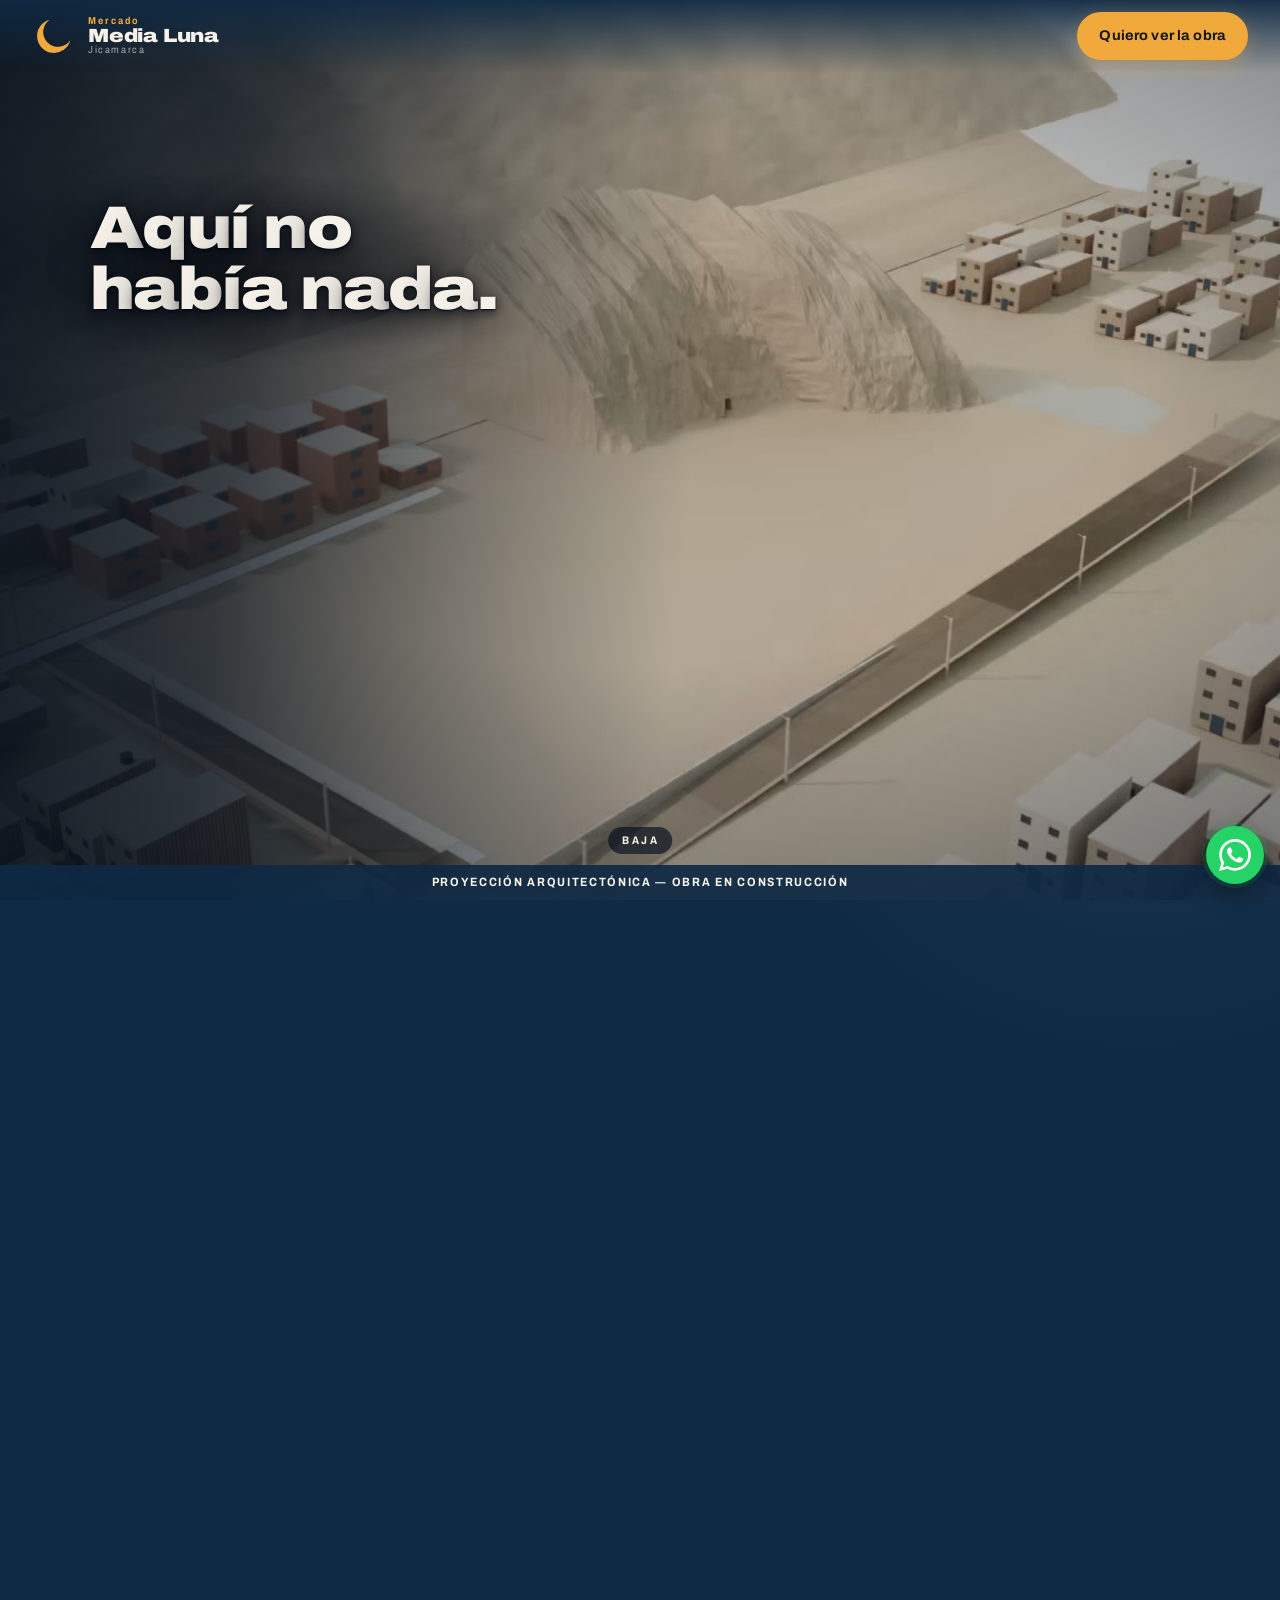
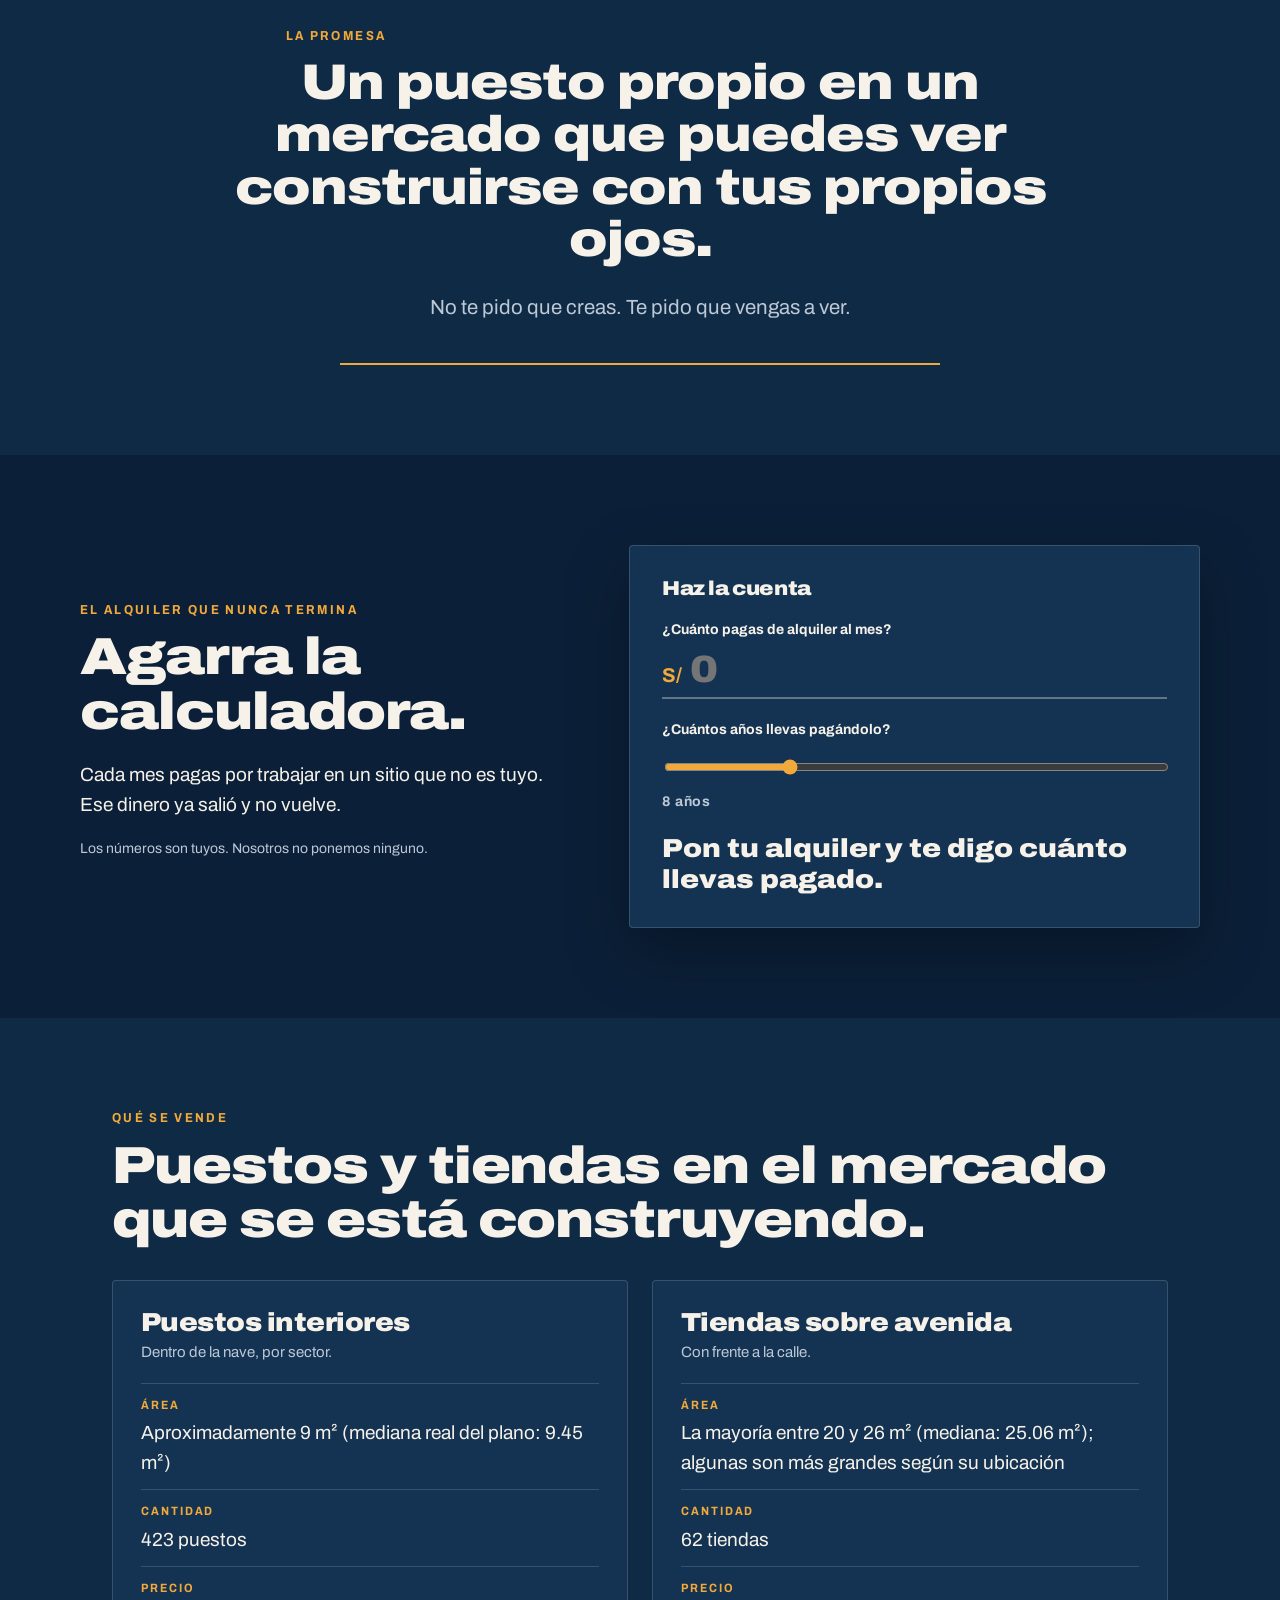
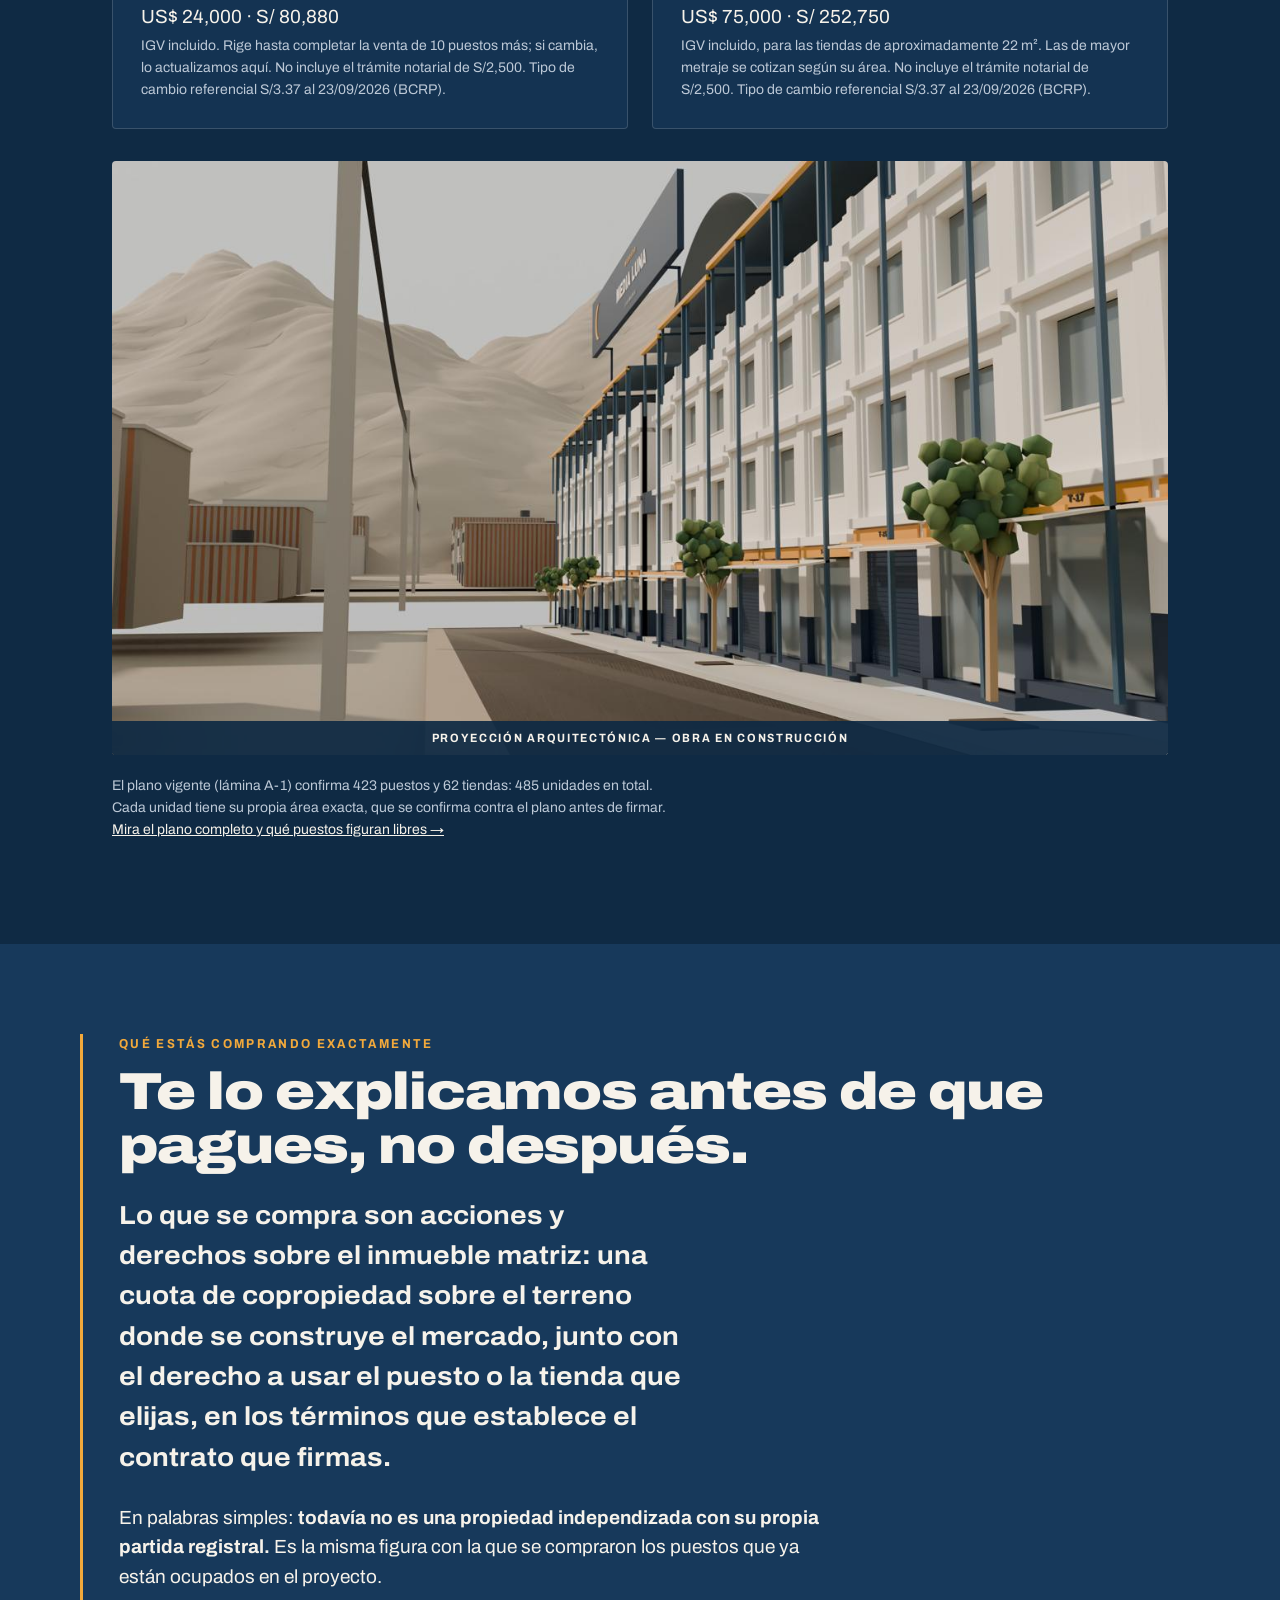
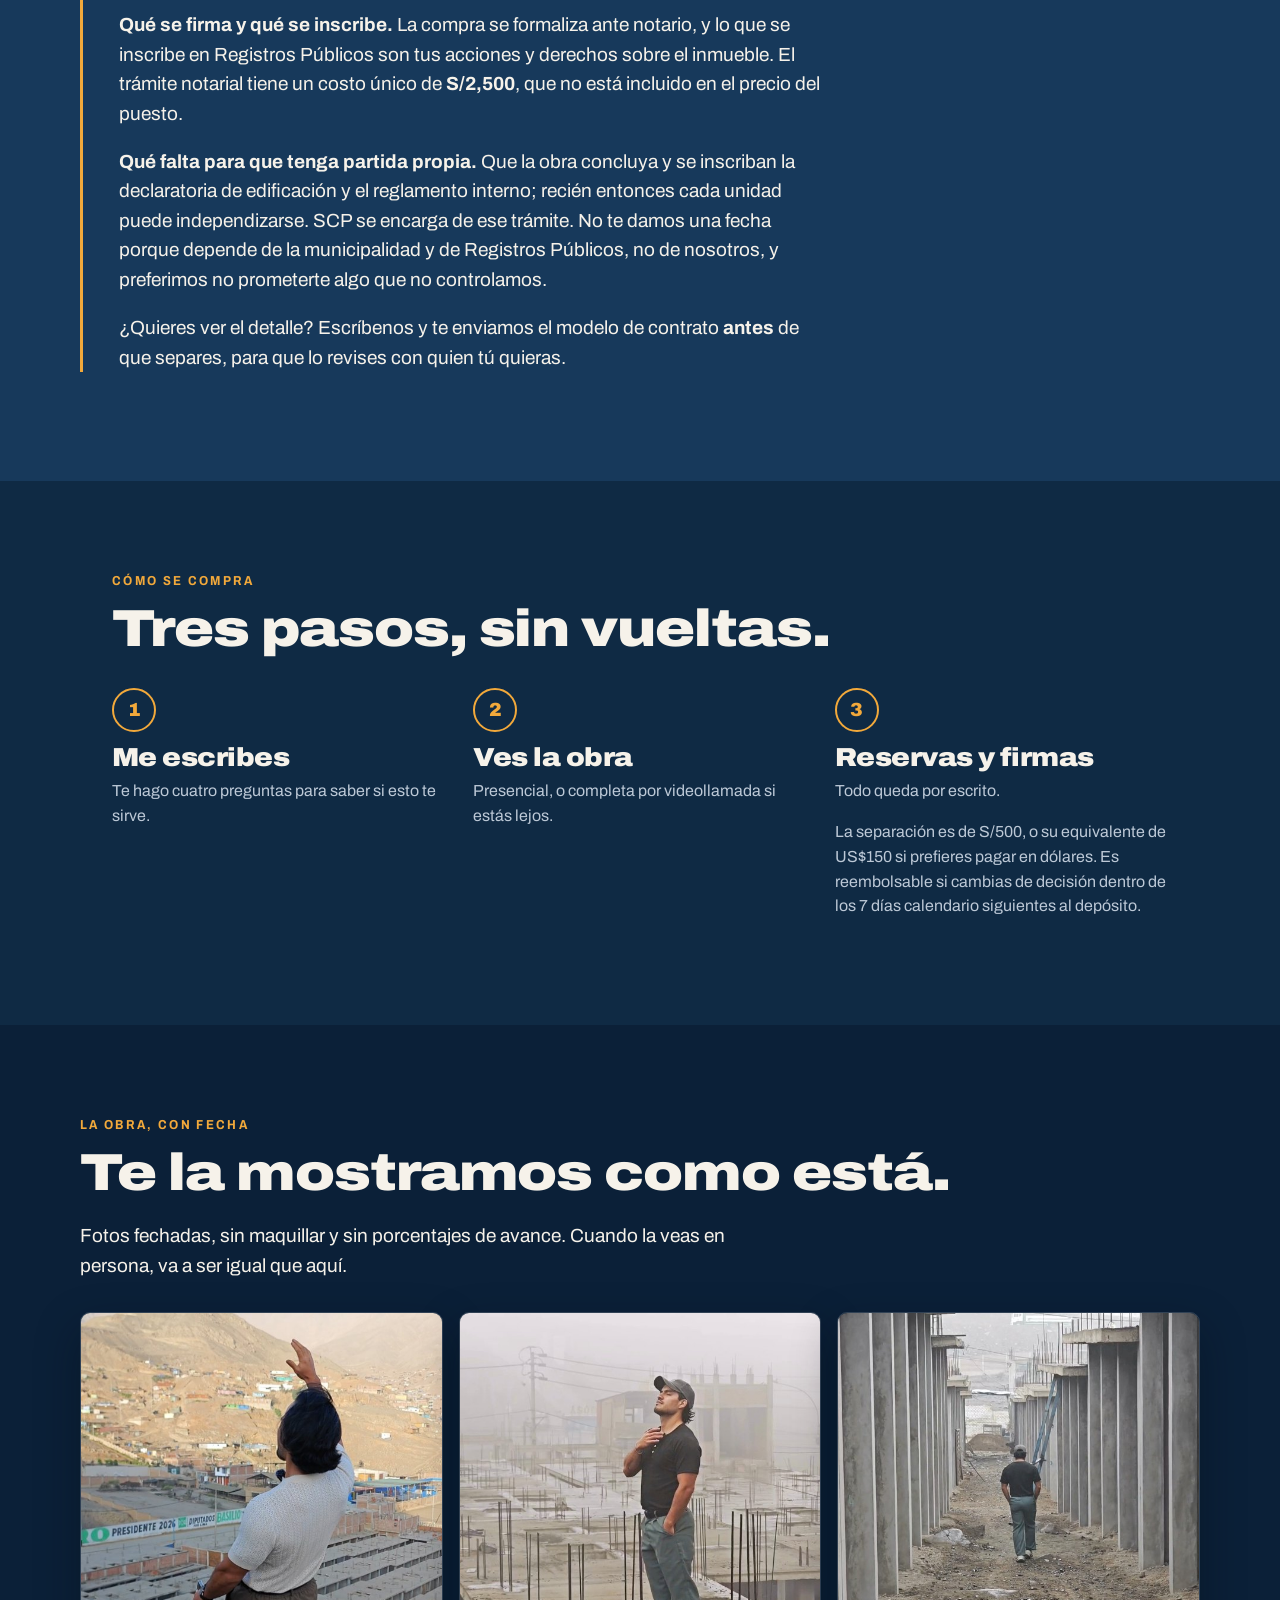
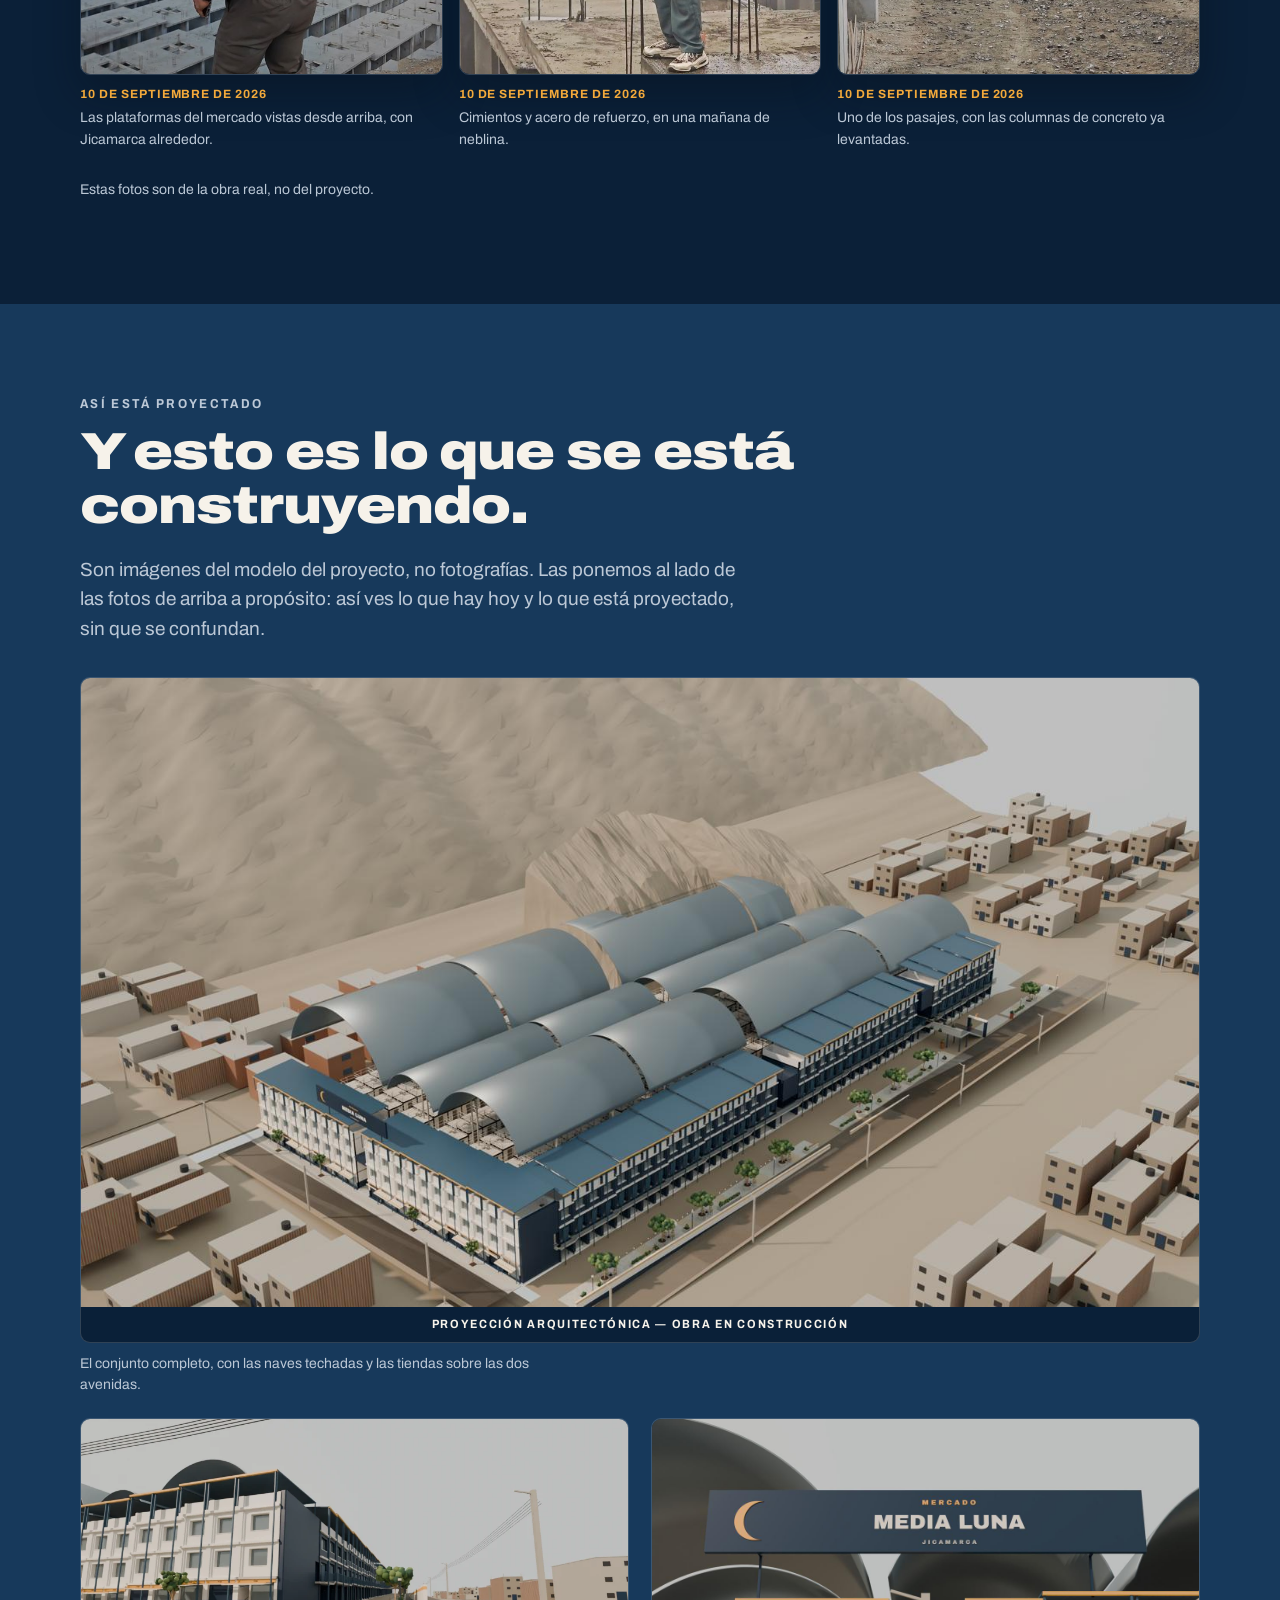
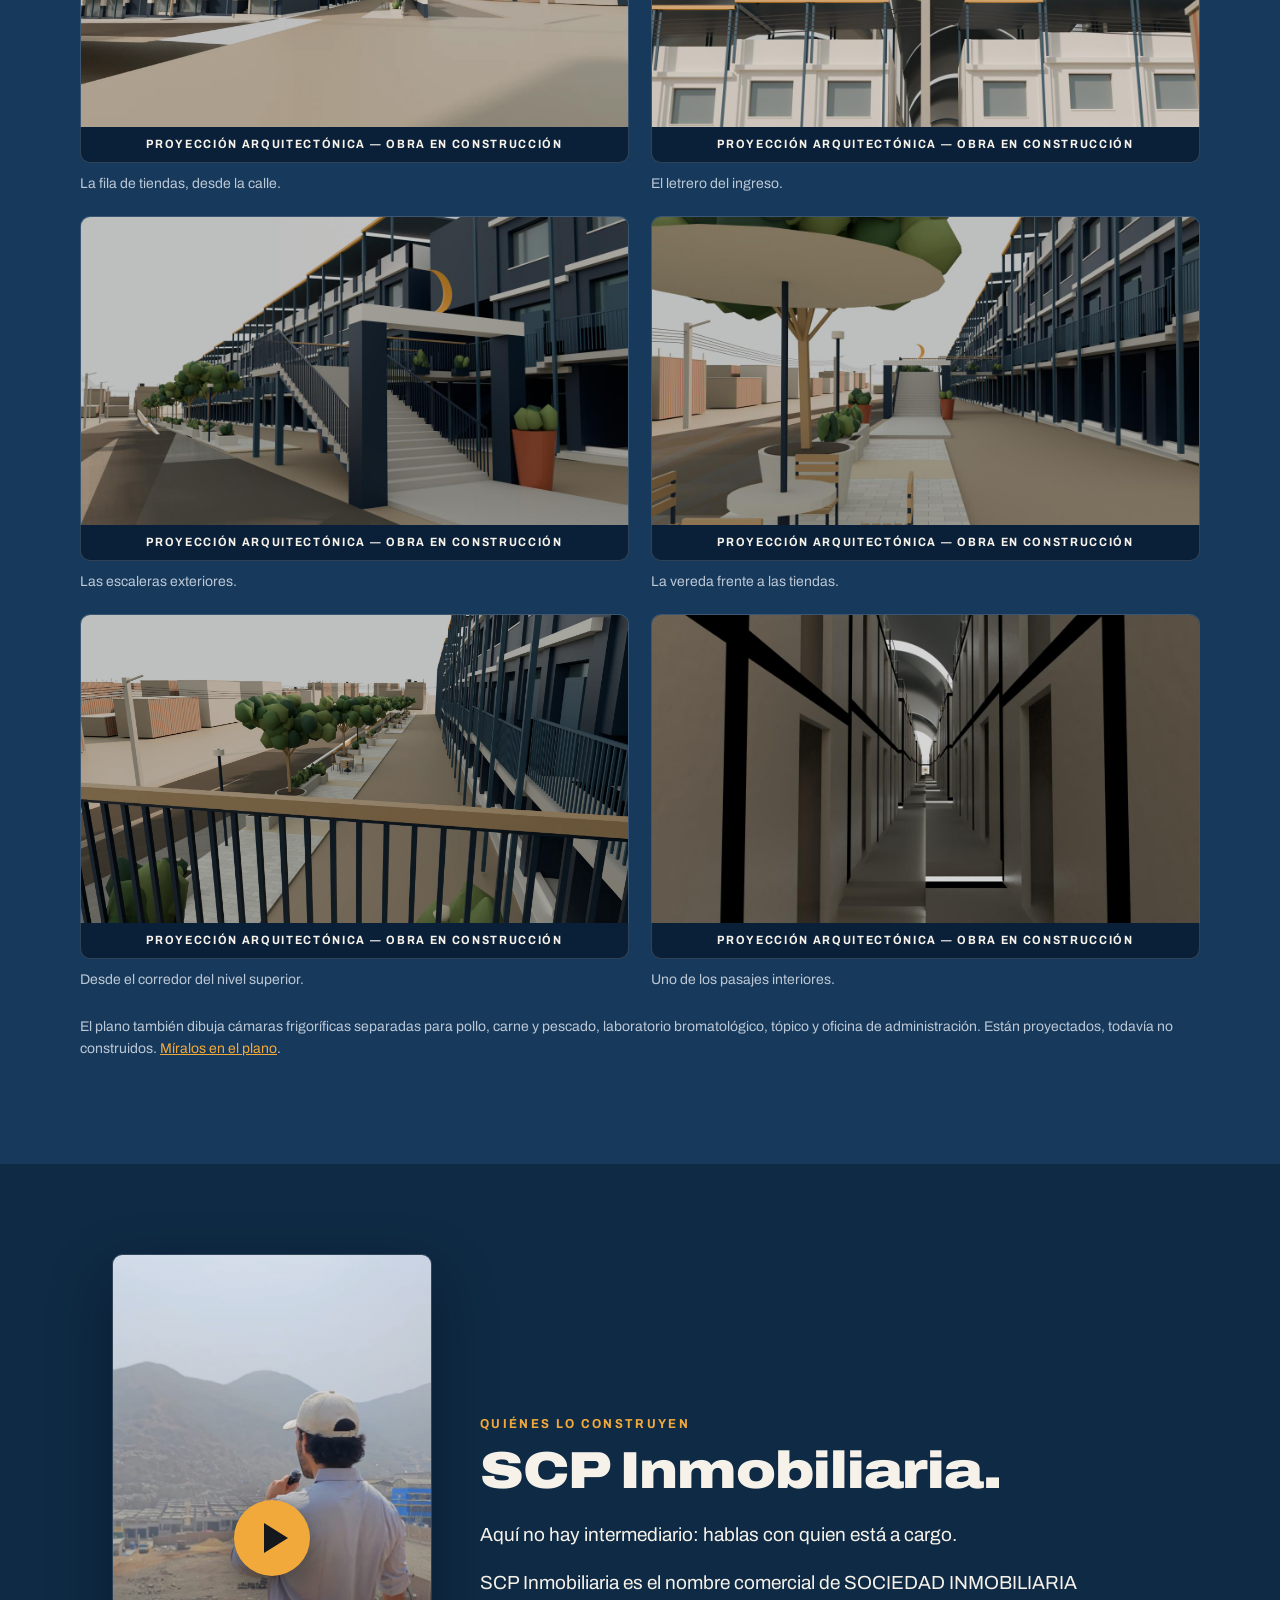
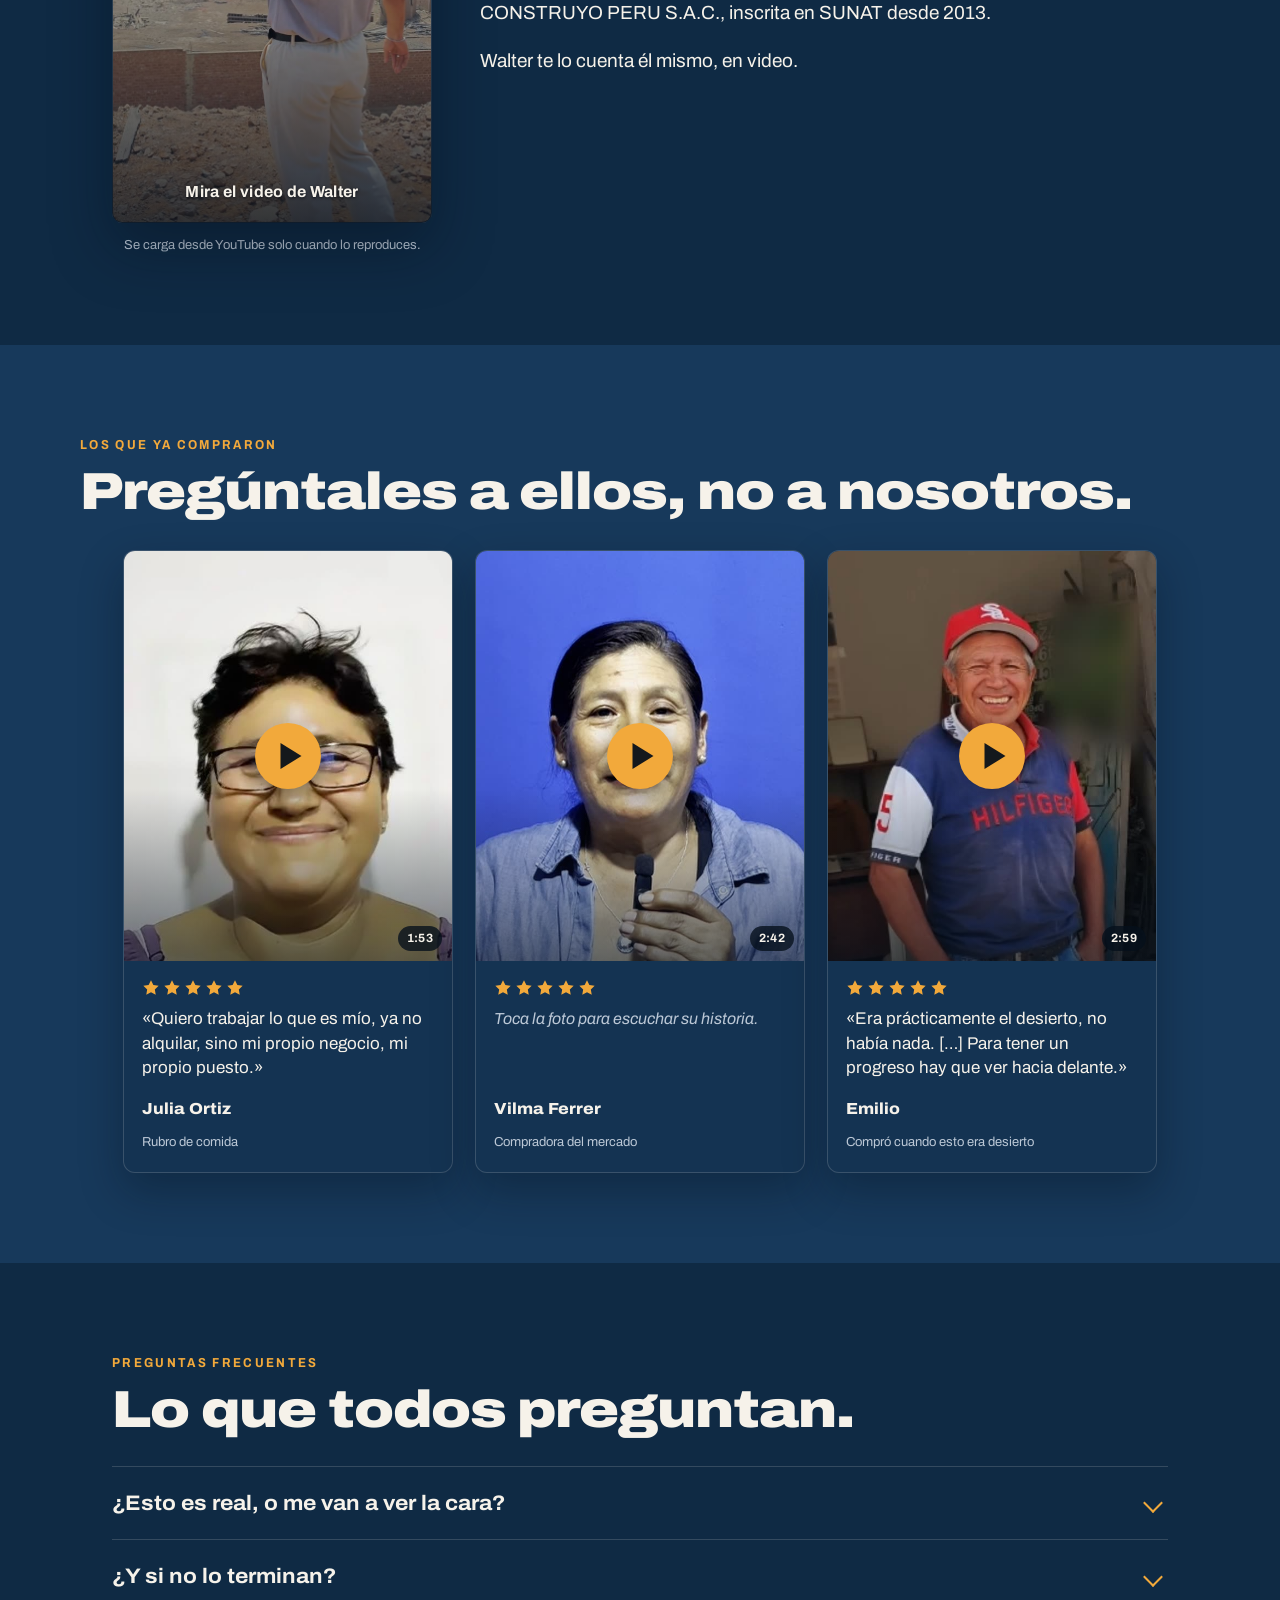
<file: index.html>
<!DOCTYPE html>
<html lang="es-PE">
<head>
<meta charset="utf-8">
<meta name="viewport" content="width=device-width, initial-scale=1">
<title>Mercado Media Luna · Un puesto propio en Jicamarca</title>
<meta name="description" content="Tu puesto propio en Jicamarca, Sector Media Luna. Mercado en construcción: te mostramos la obra como está y te decimos lo que falta. Escríbenos y ven a verla.">
<meta name="author" content="SCP Inmobiliaria">
<meta name="theme-color" content="#0F2A44">
<meta name="robots" content="index, follow">
<!-- DEPLOY STEP: reemplazar https://mercadomedialuna.com/ por la URL real en canonical, og:url y og:image antes de comprimir y publicar -->
<link rel="canonical" href="https://mercadomedialuna.com/">
<meta property="og:type" content="website">
<meta property="og:locale" content="es_PE">
<meta property="og:site_name" content="Mercado Media Luna">
<meta property="og:title" content="Un puesto propio en un mercado que puedes ver construirse">
<meta property="og:description" content="Mercado Media Luna, en Jicamarca, Sector Media Luna. En construcción. Ven a ver la obra como está.">
<meta property="og:url" content="https://mercadomedialuna.com/">
<meta property="og:image" content="https://mercadomedialuna.com/assets/hero-ending-v2.jpg">
<meta property="og:image:width" content="1920">
<meta property="og:image:height" content="1080">
<meta property="og:image:alt" content="Proyección arquitectónica del Mercado Media Luna en Jicamarca">
<meta name="twitter:card" content="summary_large_image">
<link rel="icon" href="data:image/svg+xml,%3Csvg xmlns='http://www.w3.org/2000/svg' viewBox='-118 -118 236 236'%3E%3Crect x='-118' y='-118' width='236' height='236' fill='%230F2A44'/%3E%3Cg transform='rotate(-45)'%3E%3Cpath d='M 50.176 -86.5 A 100 100 0 1 0 50.176 86.5 A 88 88 0 1 1 50.176 -86.5 Z' fill='%23F2A93B'/%3E%3C/g%3E%3C/svg%3E">
<link rel="preconnect" href="https://fonts.googleapis.com">
<link rel="preconnect" href="https://fonts.gstatic.com" crossorigin>
<link rel="stylesheet" href="https://fonts.googleapis.com/css2?family=Archivo:wdth,wght@75..125,400;75..125,500;75..125,700;75..125,900&display=swap">
<link rel="stylesheet" href="assets/styles.css?v=7212f274">
<noscript><style>.reveal{opacity:1!important;transform:none!important}</style></noscript>
</head>
<body>
<a class="skip" href="#main">Ir al contenido</a>

<nav class="nav" aria-label="Principal">
  <a class="brand" href="#inicio" aria-label="Mercado Media Luna, inicio">
    <span class="brand-mark" aria-hidden="true">
      <svg viewBox="-130 -130 260 260" class="moon">
        <circle class="moon-arc" cx="0" cy="0" r="118" fill="none" stroke="currentColor" stroke-width="7" stroke-linecap="round" pathLength="100"></circle>
        <g transform="rotate(-45)"><path d="M 50.176 -86.5 A 100 100 0 1 0 50.176 86.5 A 88 88 0 1 1 50.176 -86.5 Z" fill="currentColor"></path></g>
      </svg>
    </span>
    <span class="brand-words">
      <span class="brand-kicker">Mercado</span>
      <span class="brand-name">Media Luna</span>
      <span class="brand-place">Jicamarca</span>
    </span>
  </a>
  <a class="btn btn-ghost nav-cta" href="#hablemos">Quiero ver la obra</a>
</nav>

<main id="main" tabindex="-1">

  <!-- ============ HERO ============ -->
  <section class="hero" id="inicio" aria-label="Mercado Media Luna en construcción">
    <div class="hero-track">
      <div class="stage">
        <!-- El único h1 visible vive en .hero-static, que solo se muestra con
             movimiento reducido. Este es el mismo titular para el lector de
             pantalla y los buscadores cuando corre el hero con scroll; con
             movimiento reducido la pista entera se oculta y queda uno solo. -->
        <h1 class="sr">Un puesto propio en un mercado que puedes ver construirse con tus propios ojos.</h1>
        <div class="poster" aria-hidden="true"></div>
        <video id="hero-video" preload="none" muted playsinline aria-hidden="true" tabindex="-1"></video>
        <div class="scrim" aria-hidden="true"></div>
        <div class="dust" aria-hidden="true"><i></i><i></i><i></i><i></i><i></i><i></i><i></i><i></i></div>

        <p class="proyeccion" role="note">Proyección arquitectónica — obra en construcción</p>

        <div class="bands" id="bands">
          <div class="band band-1" data-band="0,0.17" data-entrance="ensamble">
            <p class="line" data-text="Aquí no había nada."></p>
          </div>
          <div class="band band-2" data-band="0.21,0.40" data-entrance="sube" data-ramp="0.03">
            <p class="line" data-text="Hoy hay obra."></p>
            <p class="line line-sub" data-text="Y por eso puedes venir a verla."></p>
          </div>
          <div class="band band-3" data-band="0.44,0.62" data-entrance="golpe">
            <p class="line" data-text="Un puesto propio no es un alquiler."></p>
          </div>
          <div class="band band-4" data-band="0.66,0.83" data-entrance="nitido">
            <p class="line" data-text="Así está proyectado el mercado."></p>
          </div>
          <div class="band band-5 band-settle" data-band="0.86,1" data-entrance="asiento">
            <p class="line line-title" data-text="Mercado Media Luna"></p>
            <p class="settle-sub">Jicamarca, Sector Media Luna.</p>
            <div class="settle-cta">
              <a class="btn btn-accent" href="#hablemos">Quiero ver la obra</a>
              <a class="btn btn-quiet" data-wa href="#hablemos">Escríbeme por WhatsApp</a>
            </div>
          </div>
        </div>

        <div class="loader" id="loader" aria-hidden="true">
          <svg class="ring" viewBox="0 0 48 48"><circle cx="24" cy="24" r="20" fill="none" stroke="currentColor" stroke-width="3" stroke-dasharray="126" style="stroke-dashoffset:var(--ld,126)"></circle></svg>
        </div>
        <p class="cue" aria-hidden="true"><span>Baja</span></p>
      </div>
    </div>

    <div class="hero-static" aria-label="Mercado Media Luna">
      <h1 class="static-title">Un puesto propio en un mercado que puedes ver construirse con tus propios ojos.</h1>
      <p class="static-sub">Jicamarca, Sector Media Luna. En construcción.</p>
      <div class="settle-cta">
        <a class="btn btn-accent" href="#hablemos">Quiero ver la obra</a>
        <a class="btn btn-quiet" data-wa href="#hablemos">Escríbeme por WhatsApp</a>
      </div>
      <p class="proyeccion proyeccion-static">Proyección arquitectónica — obra en construcción</p>
    </div>
  </section>

  <!-- ============ LA PROMESA ============ -->
  <section class="promesa reveal" id="promesa" aria-labelledby="h-promesa">
    <p class="kicker">La promesa</p>
    <h2 id="h-promesa" class="promesa-title">Un puesto propio en un mercado que puedes ver construirse con tus propios ojos.</h2>
    <p class="promesa-sub">No te pido que creas. Te pido que vengas a ver.</p>
    <svg class="rule-draw" viewBox="0 0 600 2" aria-hidden="true"><line x1="0" y1="1" x2="600" y2="1" pathLength="100"></line></svg>
  </section>

  <!-- ============ EL ALQUILER (momento interactivo) ============ -->
  <section class="alquiler" id="alquiler" aria-labelledby="h-alquiler">
    <div class="alquiler-copy reveal">
      <p class="kicker">El alquiler que nunca termina</p>
      <h2 id="h-alquiler">Agarra la calculadora.</h2>
      <p>Cada mes pagas por trabajar en un sitio que no es tuyo. Ese dinero ya salió y no vuelve.</p>
      <p class="small">Los números son tuyos. Nosotros no ponemos ninguno.</p>
    </div>

    <form class="calc reveal" id="calc" aria-labelledby="h-calc">
      <h3 id="h-calc" class="calc-title">Haz la cuenta</h3>
      <div class="field">
        <label for="calc-monto">¿Cuánto pagas de alquiler al mes?</label>
        <div class="money"><span aria-hidden="true">S/</span>
          <input id="calc-monto" name="monto" type="number" inputmode="numeric" min="0" step="10" placeholder="0" autocomplete="off">
        </div>
      </div>
      <div class="field">
        <label for="calc-anios">¿Cuántos años llevas pagándolo?</label>
        <input id="calc-anios" name="anios" type="range" min="1" max="30" step="1" value="8">
        <output class="calc-anios-out" for="calc-anios" id="calc-anios-out">8 años</output>
      </div>
      <p class="calc-result" id="calc-result" role="status" aria-live="polite">Pon tu alquiler y te digo cuánto llevas pagado.</p>
      <p class="calc-kicker" id="calc-kicker" hidden>¿Qué tienes de eso?</p>
    </form>
  </section>

  <!-- ============ QUÉ SE VENDE ============ -->
  <section class="vende" id="que-se-vende" aria-labelledby="h-vende">
    <div class="vende-head reveal">
      <p class="kicker">Qué se vende</p>
      <h2 id="h-vende">Puestos y tiendas en el mercado que se está construyendo.</h2>
    </div>
    <div class="cards">
      <article class="card reveal">
        <h3>Puestos interiores</h3>
        <p>Dentro de la nave, por sector.</p>
        <dl class="specs">
          <div><dt>Área</dt><dd>Aproximadamente 9 m² (mediana real del plano: 9.45 m²)</dd></div>
          <div><dt>Cantidad</dt><dd>423 puestos</dd></div>
          <div><dt>Precio</dt><dd>US$ 24,000 · S/ 80,880</dd><dd class="small">IGV incluido. Rige hasta completar la venta de 10 puestos más; si cambia, lo actualizamos aquí. No incluye el trámite notarial de S/2,500. Tipo de cambio referencial S/3.37 al 23/09/2026 (BCRP).</dd></div>
        </dl>
      </article>
      <article class="card reveal">
        <h3>Tiendas sobre avenida</h3>
        <p>Con frente a la calle.</p>
        <dl class="specs">
          <div><dt>Área</dt><dd>La mayoría entre 20 y 26 m² (mediana: 25.06 m²); algunas son más grandes según su ubicación</dd></div>
          <div><dt>Cantidad</dt><dd>62 tiendas</dd></div>
          <div><dt>Precio</dt><dd>US$ 75,000 · S/ 252,750</dd><dd class="small">IGV incluido, para las tiendas de aproximadamente 22 m². Las de mayor metraje se cotizan según su área. No incluye el trámite notarial de S/2,500. Tipo de cambio referencial S/3.37 al 23/09/2026 (BCRP).</dd></div>
        </dl>
      </article>
    </div>
    <figure class="vende-img reveal">
      <img src="assets/render-avenida.jpg" alt="Proyección arquitectónica de las tiendas del Mercado Media Luna con frente a la avenida" width="1280" height="720" loading="lazy" decoding="async">
      <figcaption class="proyeccion">Proyección arquitectónica — obra en construcción</figcaption>
    </figure>
    <p class="nota reveal">El plano vigente (lámina A-1) confirma 423 puestos y 62 tiendas: 485 unidades en total. Cada unidad tiene su propia área exacta, que se confirma contra el plano antes de firmar. <a href="planos.html">Mira el plano completo y qué puestos figuran libres →</a></p>
  </section>

  <!-- ============ QUÉ ESTÁS COMPRANDO ============ -->
  <section class="legal-explica" id="que-compras" aria-labelledby="h-legal">
    <div class="legal-inner reveal">
      <p class="kicker">Qué estás comprando exactamente</p>
      <h2 id="h-legal">Te lo explicamos antes de que pagues, no después.</h2>
      <p class="lead">Lo que se compra son <strong>acciones y derechos sobre el inmueble matriz</strong>: una cuota de copropiedad sobre el terreno donde se construye el mercado, junto con el derecho a usar el puesto o la tienda que elijas, en los términos que establece el contrato que firmas.</p>
      <p>En palabras simples: <strong>todavía no es una propiedad independizada con su propia partida registral.</strong> Es la misma figura con la que se compraron los puestos que ya están ocupados en el proyecto.</p>
      <p><strong>Qué se firma y qué se inscribe.</strong> La compra se formaliza ante notario, y lo que se inscribe en Registros Públicos son tus acciones y derechos sobre el inmueble. El trámite notarial tiene un costo único de <strong>S/2,500</strong>, que no está incluido en el precio del puesto.</p>
      <p><strong>Qué falta para que tenga partida propia.</strong> Que la obra concluya y se inscriban la declaratoria de edificación y el reglamento interno; recién entonces cada unidad puede independizarse. SCP se encarga de ese trámite. No te damos una fecha porque depende de la municipalidad y de Registros Públicos, no de nosotros, y preferimos no prometerte algo que no controlamos.</p>
      <p>¿Quieres ver el detalle? Escríbenos y te enviamos el modelo de contrato <strong>antes</strong> de que separes, para que lo revises con quien tú quieras.</p>
    </div>
  </section>

  <!-- ============ CÓMO SE COMPRA ============ -->
  <section class="pasos" id="como-se-compra" aria-labelledby="h-pasos">
    <p class="kicker reveal">Cómo se compra</p>
    <h2 id="h-pasos" class="reveal">Tres pasos, sin vueltas.</h2>
    <ol class="pasos-list">
      <li class="paso reveal">
        <span class="paso-n" aria-hidden="true">1</span>
        <h3>Me escribes</h3>
        <p>Te hago cuatro preguntas para saber si esto te sirve.</p>
      </li>
      <li class="paso reveal">
        <span class="paso-n" aria-hidden="true">2</span>
        <h3>Ves la obra</h3>
        <p>Presencial, o completa por videollamada si estás lejos.</p>
      </li>
      <li class="paso reveal">
        <span class="paso-n" aria-hidden="true">3</span>
        <h3>Reservas y firmas</h3>
        <p>Todo queda por escrito.</p>
        <p>La separación es de S/500, o su equivalente de US$150 si prefieres pagar en dólares. Es reembolsable si cambias de decisión dentro de los 7 días calendario siguientes al depósito.</p>
      </li>
    </ol>
  </section>

  <!-- ============ LA OBRA CON FECHA ============
       Las tres fotos son del 10/09/2026: fecha dada por Patriccio el
       23/09/2026 (los archivos llegaron sin EXIF). Si se cambia una foto,
       se cambia su fecha con ella. -->
  <section class="obra" id="obra" aria-labelledby="h-obra">
    <div class="obra-head reveal">
      <p class="kicker">La obra, con fecha</p>
      <h2 id="h-obra">Te la mostramos como está.</h2>
      <p>Fotos fechadas, sin maquillar y sin porcentajes de avance. Cuando la veas en persona, va a ser igual que aquí.</p>
    </div>
    <div class="obra-grid">
      <figure class="obra-slot reveal">
        <img class="obra-foto" src="assets/obra-01-mirador.jpg" alt="Vista de las plataformas y cimientos del Mercado Media Luna desde el cerro, con el barrio de Jicamarca detrás" width="608" height="608" loading="lazy" decoding="async">
        <figcaption><time class="obra-fecha" datetime="2026-09-10">10 de septiembre de 2026</time> Las plataformas del mercado vistas desde arriba, con Jicamarca alrededor.</figcaption>
      </figure>
      <figure class="obra-slot reveal">
        <img class="obra-foto" src="assets/obra-02-cimientos.jpg" alt="Cimientos y acero de refuerzo del Mercado Media Luna en una mañana de neblina" width="608" height="608" loading="lazy" decoding="async">
        <figcaption><time class="obra-fecha" datetime="2026-09-10">10 de septiembre de 2026</time> Cimientos y acero de refuerzo, en una mañana de neblina.</figcaption>
      </figure>
      <figure class="obra-slot reveal">
        <img class="obra-foto" src="assets/obra-03-columnas.jpg" alt="Uno de los pasajes del Mercado Media Luna con las columnas de concreto ya levantadas" width="608" height="608" loading="lazy" decoding="async">
        <figcaption><time class="obra-fecha" datetime="2026-09-10">10 de septiembre de 2026</time> Uno de los pasajes, con las columnas de concreto ya levantadas.</figcaption>
      </figure>
    </div>
    <p class="nota reveal">Estas fotos son de la obra real, no del proyecto.</p>
  </section>

  <!-- ============ LA PROYECCIÓN ARQUITECTÓNICA ============
       Cada imagen lleva su barra obligatoria: son el proyecto, no la obra. -->
  <section class="proyecto" id="proyecto" aria-labelledby="h-proyecto">
    <div class="proyecto-head reveal">
      <p class="kicker">Así está proyectado</p>
      <h2 id="h-proyecto">Y esto es lo que se está construyendo.</h2>
      <p>Son imágenes del modelo del proyecto, no fotografías. Las ponemos al lado de las fotos de arriba a propósito: así ves lo que hay hoy y lo que está proyectado, sin que se confundan.</p>
    </div>
    <div class="proyecto-grid">
      <figure class="proyecto-img proyecto-ancha reveal">
        <img src="assets/render-aerea.jpg" alt="Proyección arquitectónica del Mercado Media Luna completo, con las naves techadas y las tiendas sobre las dos avenidas" width="1440" height="810" loading="lazy" decoding="async">
        <figcaption class="proyeccion">Proyección arquitectónica — obra en construcción</figcaption>
        <p class="proyecto-pie">El conjunto completo, con las naves techadas y las tiendas sobre las dos avenidas.</p>
      </figure>
      <figure class="proyecto-img reveal">
        <img src="assets/render-tiendas-calle.webp" alt="Proyección arquitectónica de la fila de tiendas del Mercado Media Luna vista desde la calle" width="947" height="532" loading="lazy" decoding="async">
        <figcaption class="proyeccion">Proyección arquitectónica — obra en construcción</figcaption>
        <p class="proyecto-pie">La fila de tiendas, desde la calle.</p>
      </figure>
      <figure class="proyecto-img reveal">
        <img src="assets/render-letrero.jpg" alt="Proyección arquitectónica del letrero de ingreso del Mercado Media Luna" width="1280" height="720" loading="lazy" decoding="async">
        <figcaption class="proyeccion">Proyección arquitectónica — obra en construcción</figcaption>
        <p class="proyecto-pie">El letrero del ingreso.</p>
      </figure>
      <figure class="proyecto-img reveal">
        <img src="assets/render-escaleras.jpg" alt="Proyección arquitectónica de las escaleras exteriores del Mercado Media Luna" width="1280" height="720" loading="lazy" decoding="async">
        <figcaption class="proyeccion">Proyección arquitectónica — obra en construcción</figcaption>
        <p class="proyecto-pie">Las escaleras exteriores.</p>
      </figure>
      <figure class="proyecto-img reveal">
        <img src="assets/render-vereda.jpg" alt="Proyección arquitectónica de la vereda con árboles y bancas frente a las tiendas del Mercado Media Luna" width="1280" height="720" loading="lazy" decoding="async">
        <figcaption class="proyeccion">Proyección arquitectónica — obra en construcción</figcaption>
        <p class="proyecto-pie">La vereda frente a las tiendas.</p>
      </figure>
      <figure class="proyecto-img reveal">
        <img src="assets/render-balcon.webp" alt="Proyección arquitectónica de la vista desde el corredor del nivel superior del Mercado Media Luna" width="2000" height="1125" loading="lazy" decoding="async">
        <figcaption class="proyeccion">Proyección arquitectónica — obra en construcción</figcaption>
        <p class="proyecto-pie">Desde el corredor del nivel superior.</p>
      </figure>
      <figure class="proyecto-img reveal">
        <img src="assets/render-pasaje.jpg" alt="Proyección arquitectónica de uno de los pasajes interiores del Mercado Media Luna" width="1280" height="720" loading="lazy" decoding="async">
        <figcaption class="proyeccion">Proyección arquitectónica — obra en construcción</figcaption>
        <p class="proyecto-pie">Uno de los pasajes interiores.</p>
      </figure>
    </div>
    <p class="nota reveal">El plano también dibuja cámaras frigoríficas separadas para pollo, carne y pescado, laboratorio bromatológico, tópico y oficina de administración. Están proyectados, todavía no construidos. <a href="planos.html">Míralos en el plano</a>.</p>
  </section>

  <!-- ============ QUIÉNES CONSTRUYEN ============ -->
  <section class="quienes" id="quienes" aria-labelledby="h-quienes">
    <figure class="quienes-foto reveal">
      <img class="retrato-obra" src="assets/walter-obra.jpg" alt="Walter, de SCP Inmobiliaria, mirando la obra del Mercado Media Luna desde el terreno" width="640" height="1140" loading="lazy" decoding="async">
    </figure>
    <div class="quienes-copy reveal">
      <p class="kicker">Quiénes lo construyen</p>
      <h2 id="h-quienes">SCP Inmobiliaria.</h2>
      <p>Aquí no hay intermediario: hablas con quien está a cargo.</p>
      <p>SCP Inmobiliaria es el nombre comercial de SOCIEDAD INMOBILIARIA CONSTRUYO PERU S.A.C., inscrita en SUNAT desde 2013.</p>
      <!-- La historia de Walter en primera persona es su Short del canal
           oficial, confirmado por él (Patriccio, 23/09/2026). El id vive en
           assets/config.js → walter.youtubeId; esta línea solo aparece si
           hay video. -->
      <p class="walter-linea" hidden>Walter te lo cuenta él mismo, en video.</p>
    </div>
  </section>

  <!-- ============ TESTIMONIOS ============ -->
  <section class="testimonios" id="testimonios" aria-labelledby="h-testi">
    <div class="testi-head reveal">
      <p class="kicker">Los que ya compraron</p>
      <h2 id="h-testi">Pregúntales a ellos, no a nosotros.</h2>
    </div>
    <div class="tgrid" id="testi-rail" role="list"></div>
    <p class="testi-vacio pend reveal">[PENDIENTE: más videos de compradores, con su autorización]</p>
  </section>

  <!-- ============ FAQ ============ -->
  <section class="faq" id="preguntas" aria-labelledby="h-faq">
    <p class="kicker reveal">Preguntas frecuentes</p>
    <h2 id="h-faq" class="reveal">Lo que todos preguntan.</h2>
    <div class="faq-list">
      <details class="reveal"><summary>¿Esto es real, o me van a ver la cara?</summary>
        <div class="faq-body"><p>La obra existe y la puedes visitar. Ven, tráete a tu familia, y compara lo que ves con lo que te decimos.</p></div></details>
      <details class="reveal"><summary>¿Y si no lo terminan?</summary>
        <div class="faq-body"><p class="pend">[PENDIENTE: respuesta aprobada por Walter, no se inventa ninguna garantía]</p></div></details>
      <details class="reveal"><summary>¿Qué papel me dan?</summary>
        <div class="faq-body"><p>Un contrato de compraventa de acciones y derechos, elevado a escritura pública ante notario, y la inscripción de esos derechos a tu nombre en Registros Públicos. Mientras terminas de pagar recibes la constancia de cada pago y el estado de cuenta de tu operación.</p><p>El trámite notarial cuesta S/2,500 aparte del precio del puesto. Y sí: <a href="#que-compras">todavía no es una partida independiente</a>, te explicamos exactamente por qué.</p></div></details>
      <details class="reveal"><summary>¿Puedo vender mi puesto después?</summary>
        <div class="faq-body"><p>Sí. La ley permite a cada copropietario disponer de lo suyo. Dos cosas que conviene que sepas desde ahora: mientras el mercado siga siendo un solo inmueble, los demás copropietarios tienen preferencia legal para igualar la oferta de un tercero, y la transferencia se formaliza ante notario igual que tu compra.</p></div></details>
      <details class="reveal"><summary>¿Cuánto cuesta?</summary>
        <div class="faq-body"><p>Un puesto cuesta <strong>US$ 24,000 · S/ 80,880</strong>, con IGV incluido. Ese precio rige hasta completar la venta de 10 puestos más. Si cambia, lo actualizamos en esta página.</p><p>Una tienda de aproximadamente 22 m² con frente a avenida cuesta <strong>US$ 75,000 · S/ 252,750</strong>, también con IGV incluido; las tiendas más grandes se cotizan según su área.</p><p>Aparte del precio hay un único pago de <strong>S/2,500</strong> por el trámite notarial, y para separar son <strong>S/500 o US$150</strong>, reembolsables dentro de los 7 días. Tipo de cambio referencial S/3.37 al 23/09/2026 (BCRP).</p></div></details>
      <details class="reveal"><summary>¿Cuánto renta un puesto?</summary>
        <div class="faq-body"><p>No te vamos a dar un número de rentabilidad. Cualquiera que te dé un porcentaje de un mercado que todavía no abre se lo está inventando.</p></div></details>
      <details class="reveal"><summary>¿Puedo visitar la obra?</summary>
        <div class="faq-body"><p>Sí. Coordinamos el día y te acompañamos.</p><p class="pend">[PENDIENTE: dirección exacta, horario de visitas y pin de Google Maps]</p></div></details>
      <details class="reveal"><summary>Vivo fuera de Lima, ¿cómo lo veo?</summary>
        <div class="faq-body"><p>Hacemos un recorrido por videollamada, completo y sin cortes, el día que puedas.</p></div></details>
      <details class="reveal"><summary>¿Dónde queda exactamente?</summary>
        <div class="faq-body"><p>En Jicamarca, Sector Media Luna.</p><p class="pend">[PENDIENTE: referencia vial validada y pin de Google Maps]</p></div></details>
    </div>
  </section>

  <!-- ============ EMBUDO DE CALIFICACIÓN ============ -->
  <section class="hablemos" id="hablemos" aria-labelledby="h-hablemos">
    <p class="hablemos-cinta"><span>Empieza aquí</span><span>Menos de un minuto</span><span>Te responde una persona por WhatsApp</span></p>
    <div class="hablemos-inner">
      <div class="hablemos-copy reveal">
        <p class="kicker">Hablemos</p>
        <h2 id="h-hablemos">Unas preguntas rápidas y hablamos por WhatsApp.</h2>
        <p>Se responden con un toque. Así la primera conversación va directo a lo que te importa.</p>
        <ol class="hablemos-pasos">
          <li>Respondes aquí, en menos de un minuto.</li>
          <li data-paso-dos>Se abre tu WhatsApp con el resumen ya escrito.</li>
          <li>Te responde una persona del equipo.</li>
        </ol>
        <p class="small">¿Prefieres escuchar primero? Todos los miércoles a las 7:30 p.m. hacemos una sesión informativa: <a href="evento.html">mira de qué se trata</a>.</p>
      </div>

      <div class="chat reveal" id="chat" role="region" aria-labelledby="chat-titulo">
        <div class="chat-head">
          <span class="chat-avatar" aria-hidden="true"><svg viewBox="-118 -118 236 236"><g transform="rotate(-45)"><path d="M 50.176 -86.5 A 100 100 0 1 0 50.176 86.5 A 88 88 0 1 1 50.176 -86.5 Z" fill="currentColor"></path></g></svg></span>
          <div class="chat-id">
            <p class="chat-titulo" id="chat-titulo">Mercado Media Luna</p>
            <p class="chat-paso">Preguntas rápidas</p>
          </div>
          <button type="button" class="chat-atras" hidden>Atrás</button>
        </div>
        <div class="chat-barra" aria-hidden="true"><i></i></div>
        <div class="chat-log" role="log" aria-live="polite" aria-label="Conversación"></div>
        <div class="chat-zona"></div>
        <noscript><p class="chat-noscript">Para responder aquí necesitas JavaScript. <a href="https://wa.me/51992755150">Escríbenos por WhatsApp</a>.</p></noscript>
      </div>
    </div>
  </section>
</main>

<footer class="pie">
  <div class="pie-top">
    <span class="brand-mark pie-mark" aria-hidden="true">
      <svg viewBox="-118 -118 236 236"><g transform="rotate(-45)"><path d="M 50.176 -86.5 A 100 100 0 1 0 50.176 86.5 A 88 88 0 1 1 50.176 -86.5 Z" fill="currentColor"></path></g></svg>
    </span>
    <p class="pie-lema">Mercado Media Luna · Jicamarca, Sector Media Luna</p>
  </div>
  <p class="proyeccion proyeccion-pie">Proyección arquitectónica — obra en construcción</p>
  <p class="pie-nota">Las imágenes del mercado terminado son una proyección arquitectónica del proyecto, no una fotografía de la obra. Los planos e imágenes son referenciales.</p>
  <ul class="pie-redes">
    <li><a href="https://www.youtube.com/@MercadoMediaLuna" rel="noopener me" target="_blank"><svg class="red-ico" viewBox="0 0 24 24" aria-hidden="true" focusable="false"><path fill="currentColor" fill-rule="evenodd" d="M23.5 6.2a3 3 0 0 0-2.1-2.1C19.5 3.6 12 3.6 12 3.6s-7.5 0-9.4.5A3 3 0 0 0 .5 6.2 31 31 0 0 0 0 12a31 31 0 0 0 .5 5.8 3 3 0 0 0 2.1 2.1c1.9.5 9.4.5 9.4.5s7.5 0 9.4-.5a3 3 0 0 0 2.1-2.1A31 31 0 0 0 24 12a31 31 0 0 0-.5-5.8ZM9.6 15.6V8.4l6.2 3.6Z"/></svg><span class="red-nombre">YouTube</span></a></li>
    <li><a href="https://www.instagram.com/mercadomedialuna/" rel="noopener me" target="_blank"><svg class="red-ico" viewBox="0 0 24 24" aria-hidden="true" focusable="false"><rect x="2.5" y="2.5" width="19" height="19" rx="5.5" fill="none" stroke="currentColor" stroke-width="2.2"/><circle cx="12" cy="12" r="4.4" fill="none" stroke="currentColor" stroke-width="2.2"/><circle cx="17.7" cy="6.3" r="1.35" fill="currentColor"/></svg><span class="red-nombre">Instagram</span></a></li>
    <li><a href="https://www.tiktok.com/@mercadomedialuna" rel="noopener me" target="_blank"><svg class="red-ico" viewBox="0 0 24 24" aria-hidden="true" focusable="false"><path fill="currentColor" d="M12.53.02c1.31-.02 2.61-.01 3.91-.02.08 1.53.63 3.09 1.75 4.17 1.12 1.11 2.7 1.62 4.24 1.79v4.03c-1.44-.05-2.89-.35-4.2-.97-.57-.26-1.1-.59-1.62-.93-.01 2.92.01 5.84-.02 8.75-.08 1.4-.54 2.79-1.35 3.94-1.31 1.92-3.58 3.17-5.91 3.21-1.43.08-2.86-.31-4.08-1.03-2.02-1.19-3.44-3.37-3.65-5.71-.02-.5-.03-1-.01-1.49.18-1.9 1.12-3.72 2.58-4.96 1.66-1.44 3.98-2.13 6.15-1.72.02 1.48-.04 2.96-.04 4.44-.99-.32-2.15-.23-3.02.37-.63.41-1.11 1.04-1.36 1.75-.21.51-.15 1.07-.14 1.61.24 1.64 1.82 3.02 3.5 2.87 1.12-.01 2.19-.66 2.77-1.61.19-.33.4-.67.41-1.06.1-1.79.06-3.57.07-5.36.01-4.03-.01-8.05.02-12.07Z"/></svg><span class="red-nombre">TikTok</span></a></li>
    <li><a href="https://www.facebook.com/profile.php?id=61573313321939" rel="noopener me" target="_blank"><svg class="red-ico" viewBox="0 0 24 24" aria-hidden="true" focusable="false"><path fill="currentColor" d="M9.1 23.69v-7.98H6.63v-3.67H9.1v-1.58c0-4.09 1.85-5.98 5.86-5.98.4 0 .95.04 1.47.1.39.05.77.11 1.14.2v3.32a8.6 8.6 0 0 0-.65-.03 26.8 26.8 0 0 0-.73-.01c-.71 0-1.26.1-1.68.31-.28.14-.52.35-.68.62-.26.42-.37 1-.37 1.75v1.3h3.92l-.39 2.1-.29 1.56h-3.24v8.25C19.4 23.24 24 18.18 24 12.04 24 5.42 18.63.04 12 .04S0 5.42 0 12.04c0 5.63 3.87 10.35 9.1 11.65Z"/></svg><span class="red-nombre">Facebook</span></a></li>
  </ul>
  <ul class="pie-links">
    <li><a href="planos.html">Plano y disponibilidad</a></li>
    <li><a href="privacidad.html">Aviso de privacidad</a></li>
    <li><a href="terminos.html">Términos de uso</a></li>
    <li><a href="privacidad.html#cookies" data-preferencias-cookies>Preferencias de cookies</a></li>
    <li><a href="libro-de-reclamaciones.html">Libro de Reclamaciones</a></li>
  </ul>
  <p class="pie-legal">SCP Inmobiliaria es el nombre comercial de SOCIEDAD INMOBILIARIA CONSTRUYO PERU S.A.C. · RUC 20552782292 · Av. Próceres de la Independencia Mza. S17 Lote 47, Urb. Mariscal Cáceres, Lima.</p>
</footer>

<a class="wa-float" data-wa href="#hablemos" aria-label="Escríbeme por WhatsApp">
  <svg viewBox="0 0 24 24" aria-hidden="true" width="32" height="32"><path fill="currentColor" d="M17.472 14.382c-.297-.149-1.758-.867-2.03-.967-.273-.099-.471-.148-.67.15-.197.297-.767.966-.94 1.164-.173.199-.347.223-.644.075-.297-.15-1.255-.463-2.39-1.475-.883-.788-1.48-1.761-1.653-2.059-.173-.297-.018-.458.13-.606.134-.133.298-.347.446-.52.149-.174.198-.298.298-.497.099-.198.05-.371-.025-.52-.075-.149-.669-1.612-.916-2.207-.242-.579-.487-.5-.669-.51a12.8 12.8 0 0 0-.57-.01c-.198 0-.52.074-.792.372-.272.297-1.04 1.016-1.04 2.479 0 1.462 1.065 2.875 1.213 3.074.149.198 2.096 3.2 5.077 4.487.709.306 1.262.489 1.694.625.712.227 1.36.195 1.872.118.571-.085 1.758-.719 2.006-1.413.248-.694.248-1.289.173-1.413-.074-.124-.272-.198-.57-.347m-5.421 7.403h-.004a9.87 9.87 0 0 1-5.031-1.378l-.361-.214-3.741.982.998-3.648-.235-.374a9.86 9.86 0 0 1-1.51-5.26c.001-5.45 4.436-9.884 9.888-9.884 2.64 0 5.122 1.03 6.988 2.898a9.825 9.825 0 0 1 2.893 6.994c-.003 5.45-4.437 9.884-9.885 9.884m8.413-18.297A11.815 11.815 0 0 0 12.05 0C5.495 0 .16 5.335.157 11.892c0 2.096.547 4.142 1.588 5.945L.057 24l6.305-1.654a11.882 11.882 0 0 0 5.683 1.448h.005c6.554 0 11.89-5.335 11.893-11.893a11.821 11.821 0 0 0-3.48-8.413"/></svg>
</a>

<script src="assets/config.js?v=7212f274"></script>
<script src="assets/testimonios.js?v=7212f274"></script>
<script src="assets/medicion.js?v=7212f274"></script>
<script src="assets/app.js?v=7212f274"></script>
<script src="assets/embudo.js?v=7212f274"></script>

<script type="application/ld+json">
{
  "@context": "https://schema.org",
  "@graph": [
    {
      "@type": "Organization",
      "@id": "https://mercadomedialuna.com/#scp",
      "name": "SCP Inmobiliaria",
      "url": "https://mercadomedialuna.com/",
      "sameAs": [
        "https://www.youtube.com/@MercadoMediaLuna",
        "https://www.instagram.com/mercadomedialuna/",
        "https://www.tiktok.com/@mercadomedialuna",
        "https://www.facebook.com/profile.php?id=61573313321939"
      ]
    },
    {
      "@type": "WebSite",
      "@id": "https://mercadomedialuna.com/#web",
      "url": "https://mercadomedialuna.com/",
      "name": "Mercado Media Luna",
      "inLanguage": "es-PE",
      "publisher": { "@id": "https://mercadomedialuna.com/#scp" }
    },
    {
      "@type": "Place",
      "@id": "https://mercadomedialuna.com/#lugar",
      "name": "Mercado Media Luna",
      "address": {
        "@type": "PostalAddress",
        "addressLocality": "Jicamarca",
        "addressRegion": "Lima",
        "addressCountry": "PE"
      }
    },
    {
      "@type": "FAQPage",
      "@id": "https://mercadomedialuna.com/#faq",
      "mainEntity": [
        {
          "@type": "Question",
          "name": "¿Esto es real, o me van a ver la cara?",
          "acceptedAnswer": { "@type": "Answer", "text": "La obra existe y la puedes visitar. Ven, tráete a tu familia, y compara lo que ves con lo que te decimos." }
        },
        {
          "@type": "Question",
          "name": "¿Qué papel me dan?",
          "acceptedAnswer": { "@type": "Answer", "text": "Un contrato de compraventa de acciones y derechos, elevado a escritura pública ante notario, y la inscripción de esos derechos a tu nombre en Registros Públicos. Todavía no es una propiedad independizada con partida propia. El trámite notarial cuesta S/2,500 aparte del precio." }
        },
        {
          "@type": "Question",
          "name": "¿Cuánto renta un puesto?",
          "acceptedAnswer": { "@type": "Answer", "text": "No damos números de rentabilidad. Cualquiera que dé un porcentaje de un mercado que todavía no abre se lo está inventando." }
        },
        {
          "@type": "Question",
          "name": "Vivo fuera de Lima, ¿cómo lo veo?",
          "acceptedAnswer": { "@type": "Answer", "text": "Hacemos un recorrido por videollamada, completo y sin cortes, el día que puedas." }
        }
      ]
    }
  ]
}
</script>
</body>
</html>
</file>
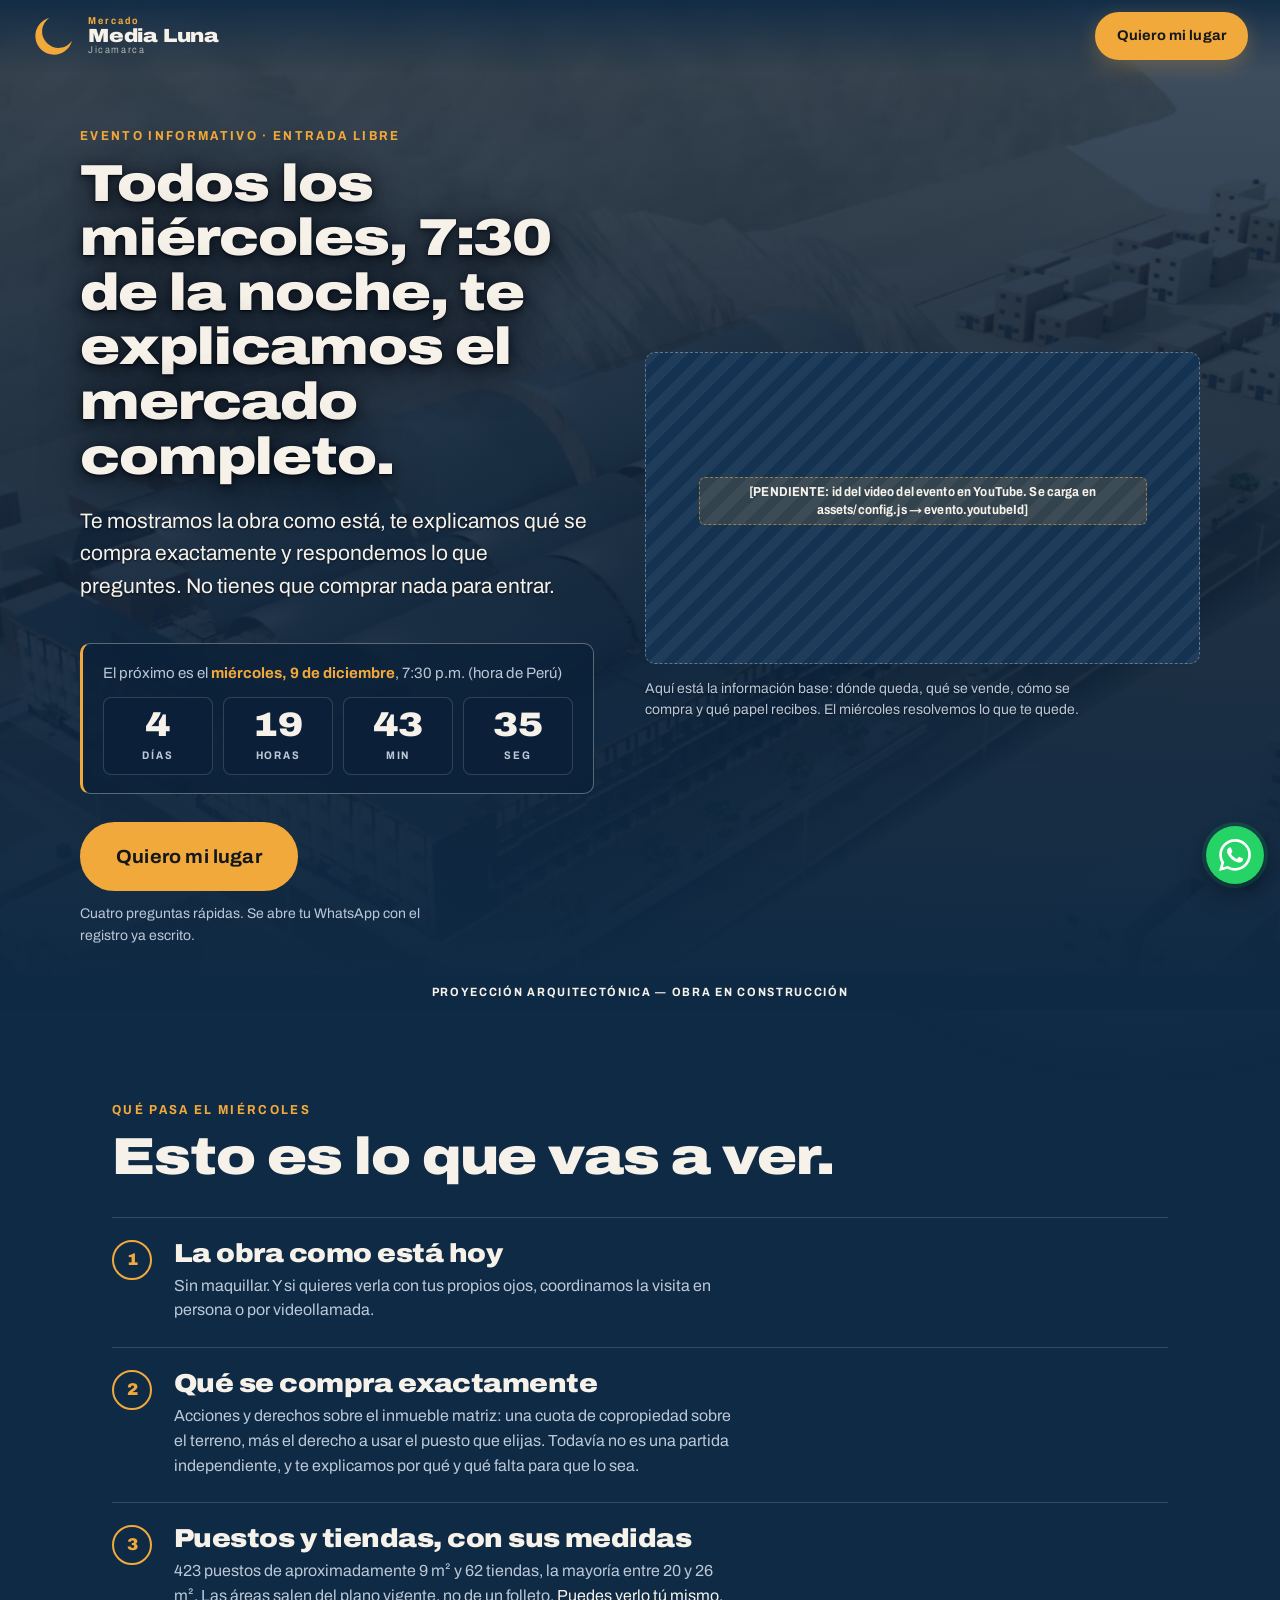
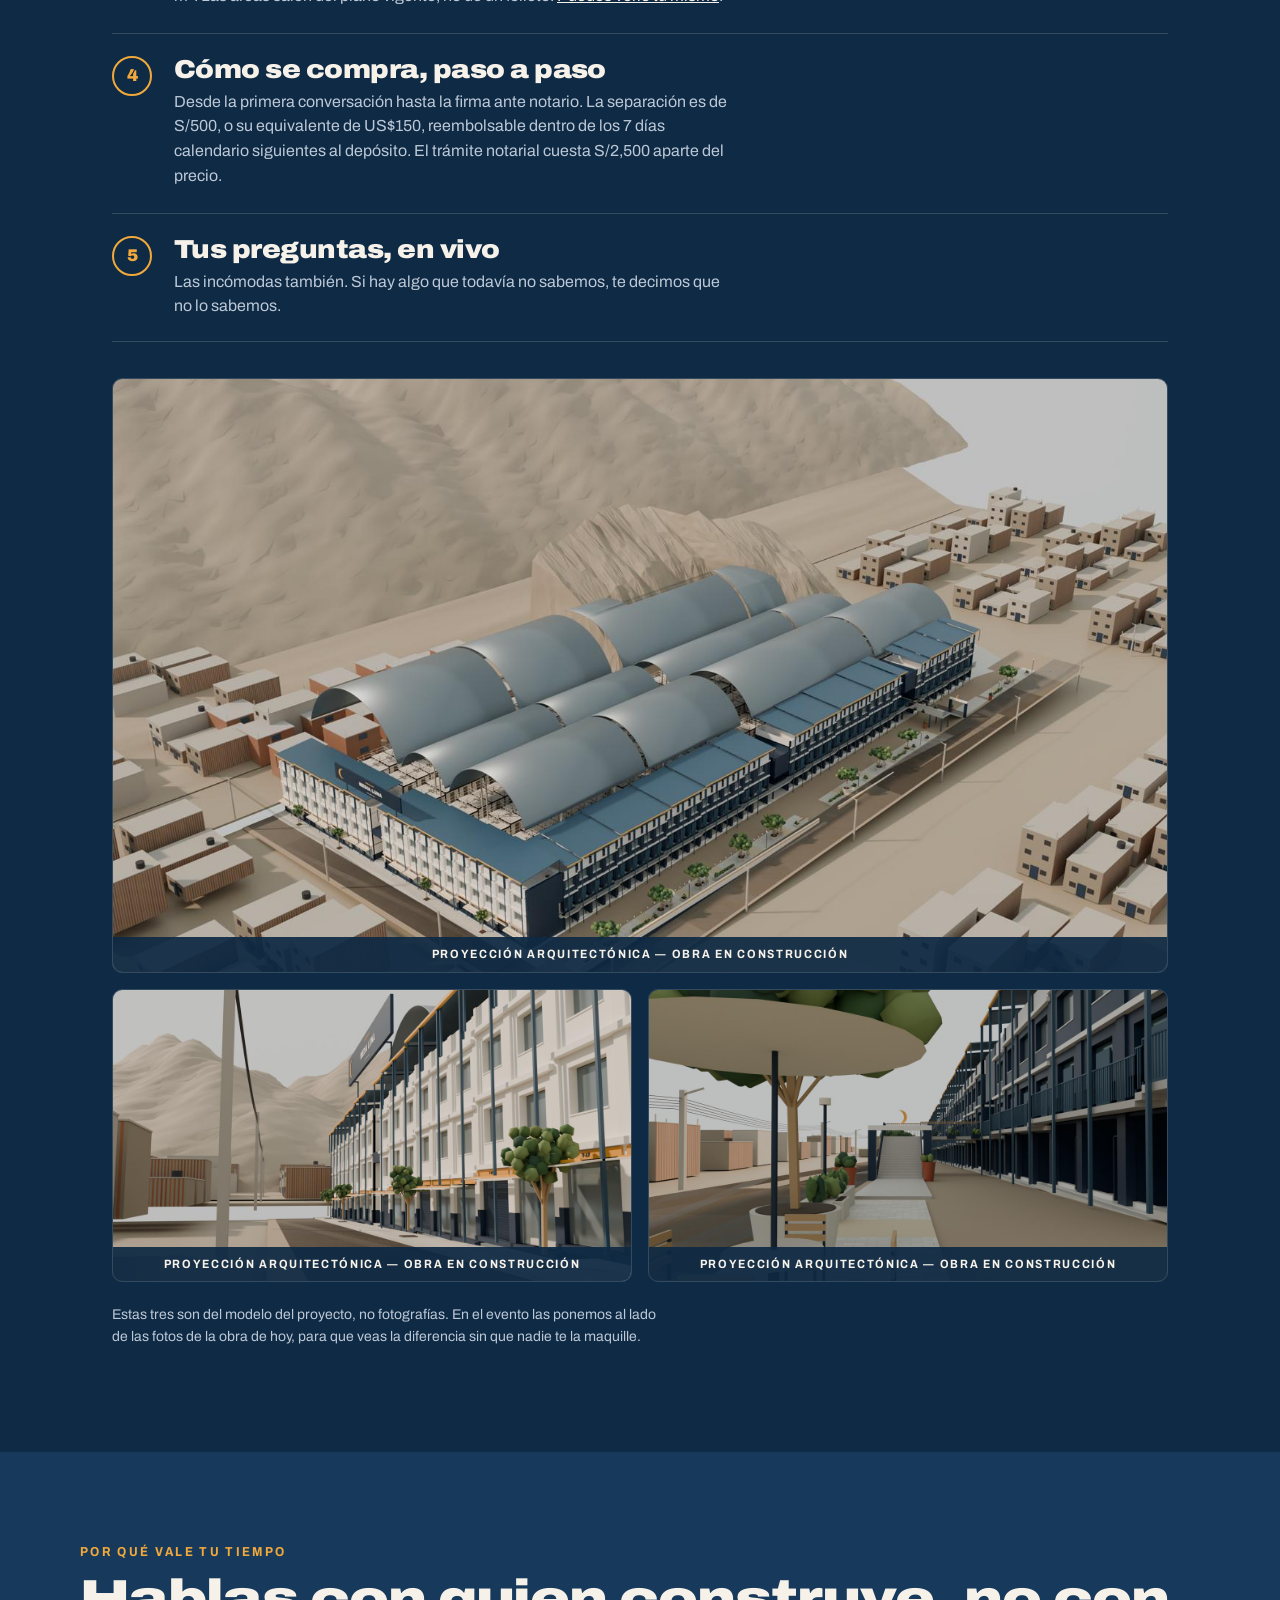
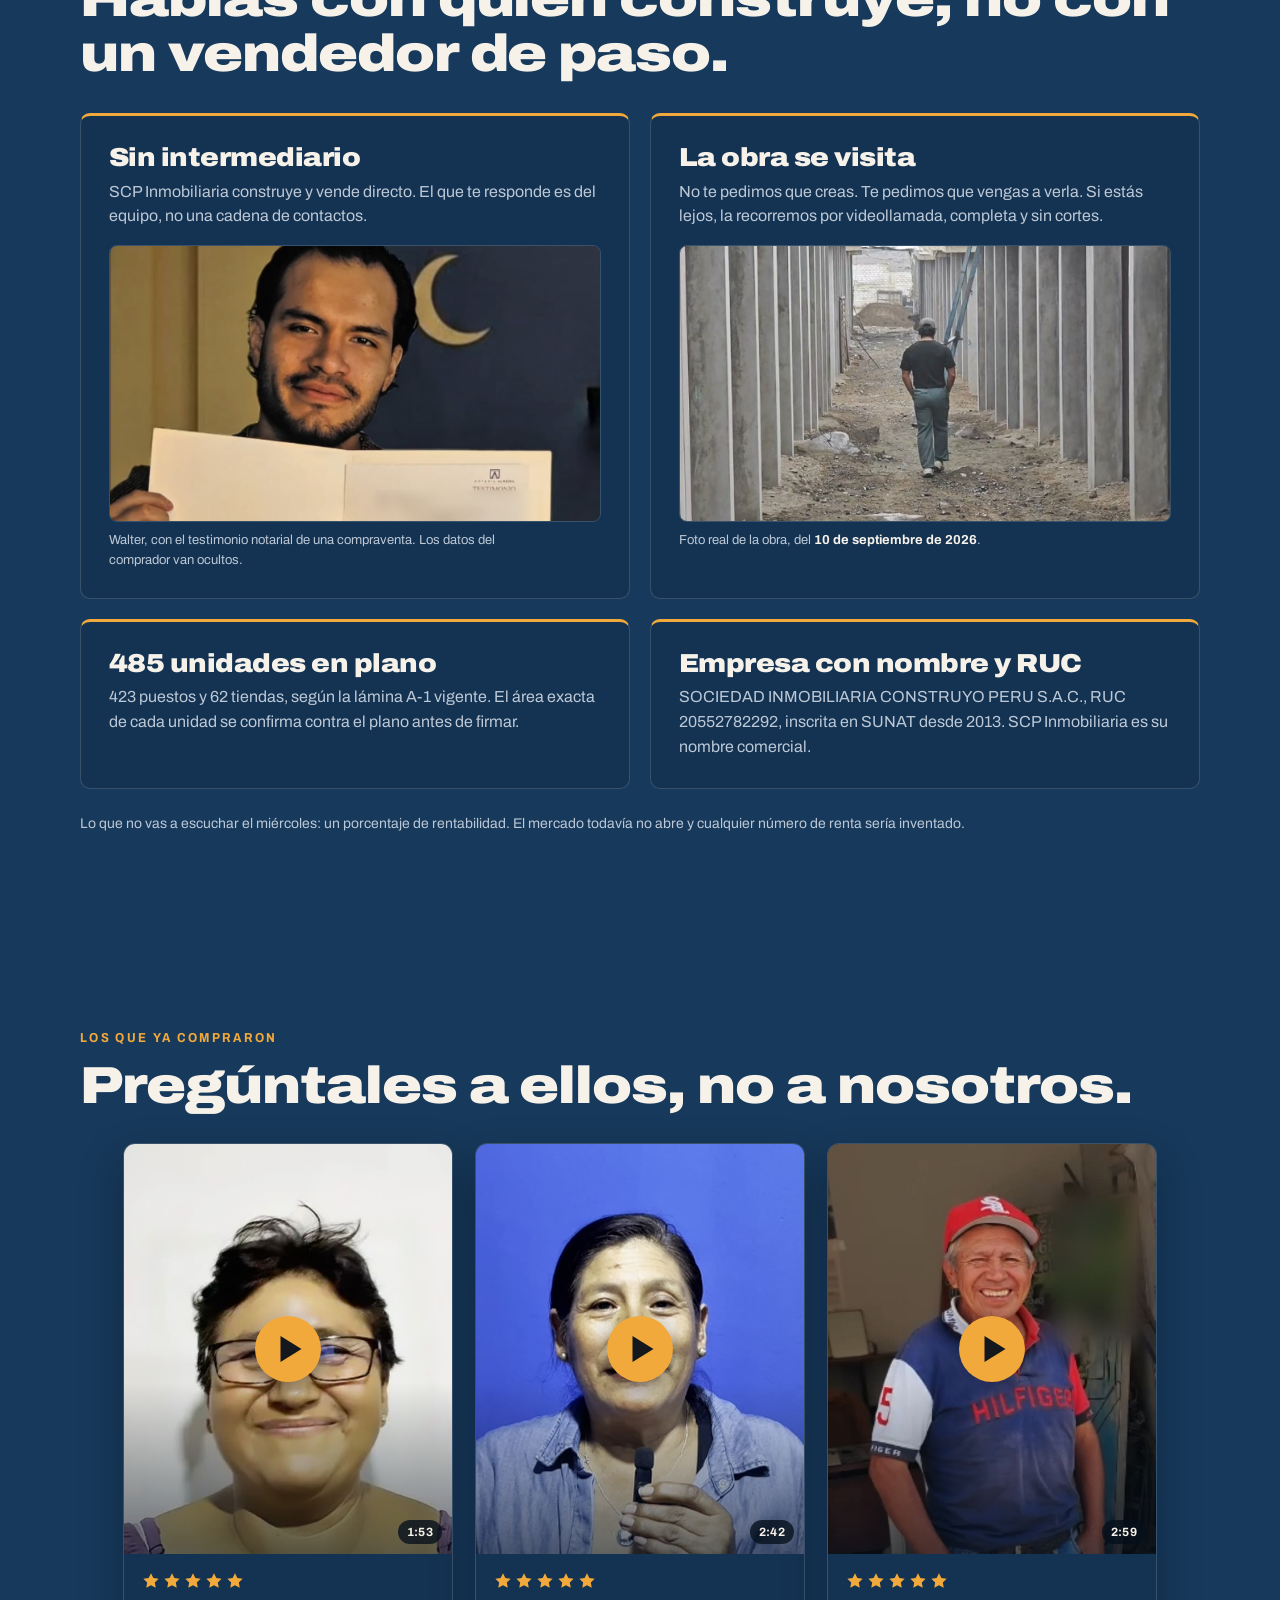
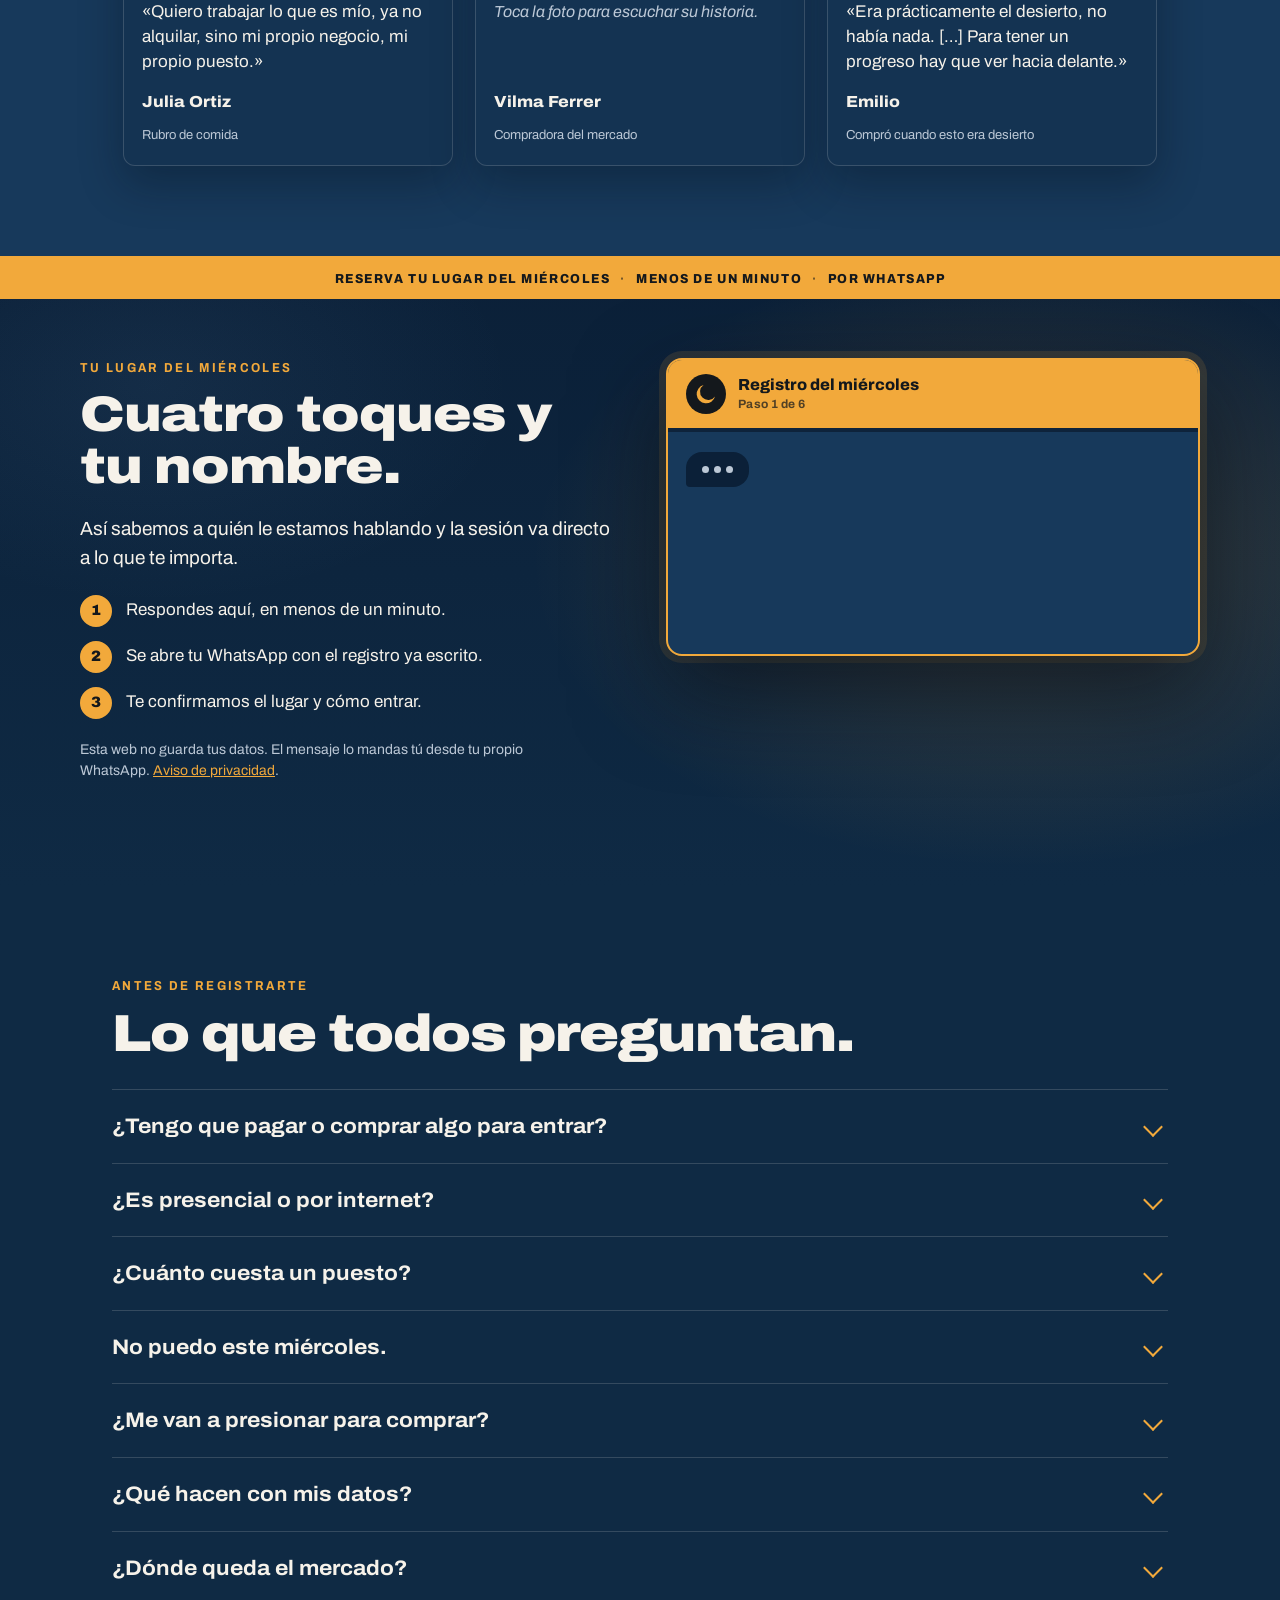
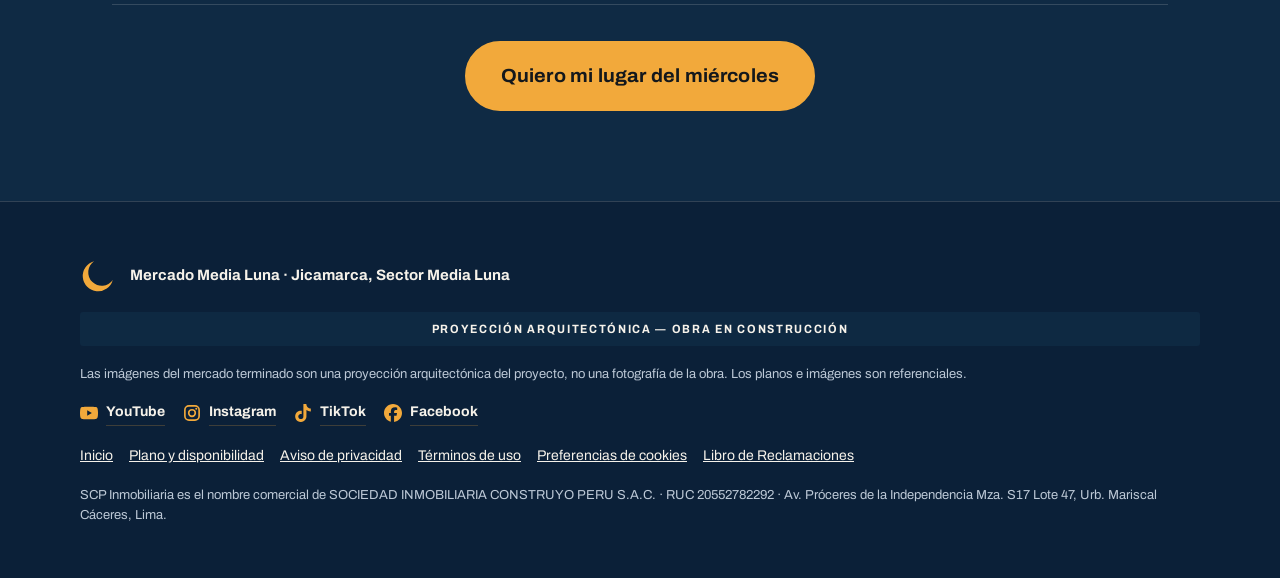
<file: evento.html>
<!DOCTYPE html>
<html lang="es-PE">
<head>
<meta charset="utf-8">
<meta name="viewport" content="width=device-width, initial-scale=1">
<title>Evento de los miércoles · Mercado Media Luna</title>
<meta name="description" content="Todos los miércoles, 7:30 p.m.: te explicamos el Mercado Media Luna de Jicamarca completo. Qué se vende, qué se compra exactamente y cómo se compra. Regístrate y te confirmamos por WhatsApp.">
<meta name="author" content="SCP Inmobiliaria">
<meta name="theme-color" content="#0F2A44">
<meta name="robots" content="index, follow">
<link rel="canonical" href="https://mercadomedialuna.com/evento">
<meta property="og:type" content="website">
<meta property="og:locale" content="es_PE">
<meta property="og:site_name" content="Mercado Media Luna">
<meta property="og:title" content="Todos los miércoles te explicamos el mercado completo">
<meta property="og:description" content="Evento informativo de Mercado Media Luna, Jicamarca. Miércoles 7:30 p.m. Regístrate en un minuto.">
<meta property="og:url" content="https://mercadomedialuna.com/evento">
<meta property="og:image" content="https://mercadomedialuna.com/assets/hero-ending-v2.jpg">
<meta property="og:image:width" content="1920">
<meta property="og:image:height" content="1080">
<meta property="og:image:alt" content="Proyección arquitectónica del Mercado Media Luna en Jicamarca">
<meta name="twitter:card" content="summary_large_image">
<link rel="icon" href="data:image/svg+xml,%3Csvg xmlns='http://www.w3.org/2000/svg' viewBox='-118 -118 236 236'%3E%3Crect x='-118' y='-118' width='236' height='236' fill='%230F2A44'/%3E%3Cg transform='rotate(-45)'%3E%3Cpath d='M 50.176 -86.5 A 100 100 0 1 0 50.176 86.5 A 88 88 0 1 1 50.176 -86.5 Z' fill='%23F2A93B'/%3E%3C/g%3E%3C/svg%3E">
<link rel="preconnect" href="https://fonts.googleapis.com">
<link rel="preconnect" href="https://fonts.gstatic.com" crossorigin>
<link rel="stylesheet" href="https://fonts.googleapis.com/css2?family=Archivo:wdth,wght@75..125,400;75..125,500;75..125,700;75..125,900&display=swap">
<link rel="stylesheet" href="assets/styles.css?v=7212f274">
<noscript><style>.reveal{opacity:1!important;transform:none!important}</style></noscript>
</head>
<body class="pagina-evento">
<a class="skip" href="#main">Ir al contenido</a>

<nav class="nav" aria-label="Principal">
  <a class="brand" href="index.html" aria-label="Mercado Media Luna, inicio">
    <span class="brand-mark" aria-hidden="true">
      <svg viewBox="-118 -118 236 236"><g transform="rotate(-45)"><path d="M 50.176 -86.5 A 100 100 0 1 0 50.176 86.5 A 88 88 0 1 1 50.176 -86.5 Z" fill="currentColor"></path></g></svg>
    </span>
    <span class="brand-words">
      <span class="brand-kicker">Mercado</span>
      <span class="brand-name">Media Luna</span>
      <span class="brand-place">Jicamarca</span>
    </span>
  </a>
  <a class="btn btn-ghost nav-cta" href="#registro">Quiero mi lugar</a>
</nav>

<main id="main" tabindex="-1">

  <!-- ============ HERO DEL EVENTO ============
       Una sola pantalla: qué es, cuándo es, el video y el botón. -->
  <header class="ev-hero" aria-labelledby="h-ev">
    <div class="ev-hero-inner">

      <div class="ev-hero-copy">
        <p class="kicker">Evento informativo · Entrada libre</p>
        <h1 id="h-ev">Todos los miércoles, 7:30 de la noche, te explicamos el mercado completo.</h1>
        <p class="ev-lead">Te mostramos la obra como está, te explicamos qué se compra exactamente y respondemos lo que preguntes. No tienes que comprar nada para entrar.</p>
      </div>

      <div class="ev-hero-video">
        <div class="ev-player" id="ev-player"></div>
        <p class="ev-player-pie">Aquí está la información base: dónde queda, qué se vende, cómo se compra y qué papel recibes. El miércoles resolvemos lo que te quede.</p>
      </div>

      <div class="ev-hero-accion">
        <div class="cuenta" id="cuenta" role="group" aria-labelledby="cuenta-rotulo">
          <p class="cuenta-rotulo" id="cuenta-rotulo">El próximo es el <strong id="cuenta-fecha">miércoles</strong>, 7:30 p.m. (hora de Perú)</p>
          <div class="cuenta-bloques" id="cuenta-bloques" aria-hidden="true">
            <div class="cuenta-b"><span class="cuenta-n" data-cuenta="d">0</span><span class="cuenta-t">días</span></div>
            <div class="cuenta-b"><span class="cuenta-n" data-cuenta="h">0</span><span class="cuenta-t">horas</span></div>
            <div class="cuenta-b"><span class="cuenta-n" data-cuenta="m">0</span><span class="cuenta-t">min</span></div>
            <div class="cuenta-b"><span class="cuenta-n" data-cuenta="s">0</span><span class="cuenta-t">seg</span></div>
          </div>
          <!-- el resumen para lector de pantalla se escribe en silencio: una
               región viva que cambia cada segundo sería insoportable -->
          <p class="sr" id="cuenta-voz"></p>
        </div>

        <div class="ev-cta">
          <a class="btn btn-accent btn-grande" href="#registro">Quiero mi lugar</a>
          <p class="ev-cta-nota">Cuatro preguntas rápidas. Se abre tu WhatsApp con el registro ya escrito.</p>
        </div>
      </div>

    </div>
    <p class="proyeccion ev-hero-barra" role="note">Proyección arquitectónica — obra en construcción</p>
  </header>

  <!-- ============ QUÉ PASA EL MIÉRCOLES ============ -->
  <section class="ev-agenda" id="agenda" aria-labelledby="h-agenda">
    <div class="ev-agenda-head reveal">
      <p class="kicker">Qué pasa el miércoles</p>
      <h2 id="h-agenda">Esto es lo que vas a ver.</h2>
    </div>
    <ol class="agenda-list">
      <li class="agenda-item reveal">
        <h3>La obra como está hoy</h3>
        <p>Sin maquillar. Y si quieres verla con tus propios ojos, coordinamos la visita en persona o por videollamada.</p>
      </li>
      <li class="agenda-item reveal">
        <h3>Qué se compra exactamente</h3>
        <p>Acciones y derechos sobre el inmueble matriz: una cuota de copropiedad sobre el terreno, más el derecho a usar el puesto que elijas. Todavía no es una partida independiente, y te explicamos por qué y qué falta para que lo sea.</p>
      </li>
      <li class="agenda-item reveal">
        <h3>Puestos y tiendas, con sus medidas</h3>
        <p>423 puestos de aproximadamente 9 m² y 62 tiendas, la mayoría entre 20 y 26 m². Las áreas salen del plano vigente, no de un folleto. <a href="planos.html">Puedes verlo tú mismo</a>.</p>
      </li>
      <li class="agenda-item reveal">
        <h3>Cómo se compra, paso a paso</h3>
        <p>Desde la primera conversación hasta la firma ante notario. La separación es de S/500, o su equivalente de US$150, reembolsable dentro de los 7 días calendario siguientes al depósito. El trámite notarial cuesta S/2,500 aparte del precio.</p>
      </li>
      <li class="agenda-item reveal">
        <h3>Tus preguntas, en vivo</h3>
        <p>Las incómodas también. Si hay algo que todavía no sabemos, te decimos que no lo sabemos.</p>
      </li>
    </ol>
    <div class="ev-galeria">
      <figure class="ev-img reveal">
        <img src="assets/render-aerea.jpg" alt="Proyección arquitectónica del Mercado Media Luna completo, con las naves techadas y las tiendas sobre las dos avenidas" width="1440" height="810" loading="lazy" decoding="async">
        <figcaption class="proyeccion">Proyección arquitectónica — obra en construcción</figcaption>
      </figure>
      <figure class="ev-img reveal">
        <img src="assets/render-avenida.jpg" alt="Proyección arquitectónica de las tiendas del Mercado Media Luna con frente a la avenida" width="1280" height="720" loading="lazy" decoding="async">
        <figcaption class="proyeccion">Proyección arquitectónica — obra en construcción</figcaption>
      </figure>
      <figure class="ev-img reveal">
        <img src="assets/render-vereda.jpg" alt="Proyección arquitectónica de la vereda con árboles y bancas frente a las tiendas del Mercado Media Luna" width="1280" height="720" loading="lazy" decoding="async">
        <figcaption class="proyeccion">Proyección arquitectónica — obra en construcción</figcaption>
      </figure>
    </div>
    <p class="nota reveal">Estas tres son del modelo del proyecto, no fotografías. En el evento las ponemos al lado de las fotos de la obra de hoy, para que veas la diferencia sin que nadie te la maquille.</p>
  </section>

  <!-- ============ POR QUÉ VALE LA HORA ============ -->
  <section class="ev-valor" id="valor" aria-labelledby="h-valor">
    <div class="ev-valor-head reveal">
      <p class="kicker">Por qué vale tu tiempo</p>
      <h2 id="h-valor">Hablas con quien construye, no con un vendedor de paso.</h2>
    </div>
    <div class="valor-grid">
      <article class="valor-card reveal">
        <h3>Sin intermediario</h3>
        <p>SCP Inmobiliaria construye y vende directo. El que te responde es del equipo, no una cadena de contactos.</p>
        <!-- foto entregada por Patriccio el 25/09/2026. El testimonio notarial es de
             una venta real: se difuminaron los nombres, el DNI y los números del
             instrumento; solo queda el membrete de la notaría. -->
        <img class="valor-foto" src="assets/walter-documentos.jpg" alt="Walter, de SCP Inmobiliaria, sosteniendo el testimonio notarial de una compraventa de acciones y derechos" width="1280" height="720" loading="lazy" decoding="async">
        <p class="valor-foto-pie">Walter, con el testimonio notarial de una compraventa. Los datos del comprador van ocultos.</p>
      </article>
      <article class="valor-card reveal">
        <h3>La obra se visita</h3>
        <p>No te pedimos que creas. Te pedimos que vengas a verla. Si estás lejos, la recorremos por videollamada, completa y sin cortes.</p>
        <img class="valor-foto" src="assets/obra-03-columnas.jpg" alt="Uno de los pasajes del Mercado Media Luna con las columnas de concreto ya levantadas" width="608" height="608" loading="lazy" decoding="async">
        <!-- misma foto y misma fecha que en la portada: 10/09/2026, dada por Patriccio el 23/09/2026 -->
        <p class="valor-foto-pie">Foto real de la obra, del <time class="obra-fecha" datetime="2026-09-10">10 de septiembre de 2026</time>.</p>
      </article>
      <article class="valor-card reveal">
        <h3>485 unidades en plano</h3>
        <p>423 puestos y 62 tiendas, según la lámina A-1 vigente. El área exacta de cada unidad se confirma contra el plano antes de firmar.</p>
      </article>
      <article class="valor-card reveal">
        <h3>Empresa con nombre y RUC</h3>
        <p>SOCIEDAD INMOBILIARIA CONSTRUYO PERU S.A.C., RUC 20552782292, inscrita en SUNAT desde 2013. SCP Inmobiliaria es su nombre comercial.</p>
      </article>
    </div>
    <p class="nota reveal">Lo que no vas a escuchar el miércoles: un porcentaje de rentabilidad. El mercado todavía no abre y cualquier número de renta sería inventado.</p>
  </section>

  <!-- ============ TESTIMONIOS ============ -->
  <section class="testimonios" id="testimonios" aria-labelledby="h-testi">
    <div class="testi-head reveal">
      <p class="kicker">Los que ya compraron</p>
      <h2 id="h-testi">Pregúntales a ellos, no a nosotros.</h2>
    </div>
    <div class="tgrid" id="testi-rail" role="list"></div>
    <p class="testi-vacio pend reveal">[PENDIENTE: videos de compradores con autorización de imagen para la web]</p>
    <p class="testi-aviso pend reveal" hidden>[PENDIENTE: autorización de imagen del comprador que aparece en el video]</p>
  </section>

  <!-- ============ REGISTRO (embudo corto) ============ -->
  <section class="hablemos" id="registro" aria-labelledby="h-registro">
    <p class="hablemos-cinta"><span>Reserva tu lugar del miércoles</span><span>Menos de un minuto</span><span>Por WhatsApp</span></p>
    <div class="hablemos-inner">
      <div class="hablemos-copy reveal">
        <p class="kicker">Tu lugar del miércoles</p>
        <h2 id="h-registro">Cuatro toques y tu nombre.</h2>
        <p>Así sabemos a quién le estamos hablando y la sesión va directo a lo que te importa.</p>
        <ol class="hablemos-pasos">
          <li>Respondes aquí, en menos de un minuto.</li>
          <li>Se abre tu WhatsApp con el registro ya escrito.</li>
          <li>Te confirmamos el lugar y cómo entrar.</li>
        </ol>
        <p class="small">Esta web no guarda tus datos. El mensaje lo mandas tú desde tu propio WhatsApp. <a href="privacidad.html">Aviso de privacidad</a>.</p>
      </div>

      <div class="chat reveal" id="chat" role="region" aria-labelledby="chat-titulo">
        <div class="chat-head">
          <span class="chat-avatar" aria-hidden="true"><svg viewBox="-118 -118 236 236"><g transform="rotate(-45)"><path d="M 50.176 -86.5 A 100 100 0 1 0 50.176 86.5 A 88 88 0 1 1 50.176 -86.5 Z" fill="currentColor"></path></g></svg></span>
          <div class="chat-id">
            <p class="chat-titulo" id="chat-titulo">Registro del miércoles</p>
            <p class="chat-paso">Preguntas rápidas</p>
          </div>
          <button type="button" class="chat-atras" hidden>Atrás</button>
        </div>
        <div class="chat-barra" aria-hidden="true"><i></i></div>
        <div class="chat-log" role="log" aria-live="polite" aria-label="Conversación"></div>
        <div class="chat-zona"></div>
        <noscript><p class="chat-noscript">Para registrarte aquí necesitas JavaScript. <a href="https://wa.me/51992755150">Escríbenos por WhatsApp</a>.</p></noscript>
      </div>
    </div>
  </section>

  <!-- ============ PREGUNTAS DEL EVENTO ============ -->
  <section class="faq" id="preguntas" aria-labelledby="h-faq">
    <p class="kicker reveal">Antes de registrarte</p>
    <h2 id="h-faq" class="reveal">Lo que todos preguntan.</h2>
    <div class="faq-list">
      <details class="reveal"><summary>¿Tengo que pagar o comprar algo para entrar?</summary>
        <div class="faq-body"><p>No. Entras, escuchas y preguntas. Si al final decides que esto no es para ti, nos lo dices y ahí queda.</p></div></details>
      <details class="reveal"><summary>¿Es presencial o por internet?</summary>
        <div class="faq-body"><p>Te lo confirmamos por WhatsApp apenas te registres, junto con el punto de encuentro o el enlace.</p><p class="pend">[PENDIENTE: modalidad del evento y enlace o dirección, para poder decirlo aquí antes de que se registren]</p></div></details>
      <details class="reveal"><summary>¿Cuánto cuesta un puesto?</summary>
        <div class="faq-body"><p>Un puesto cuesta <strong>US$ 24,000 · S/ 80,880</strong>, con IGV incluido. Ese precio rige hasta completar la venta de 10 puestos más. Una tienda de aproximadamente 22 m² con frente a avenida cuesta <strong>US$ 75,000 · S/ 252,750</strong>; las más grandes se cotizan según su área.</p><p>Aparte hay un único pago de <strong>S/2,500</strong> por el trámite notarial, y para separar son <strong>S/500 o US$150</strong>, reembolsables dentro de los 7 días calendario siguientes al depósito. Tipo de cambio referencial S/3.37 al 23/09/2026 (BCRP).</p></div></details>
      <details class="reveal"><summary>No puedo este miércoles.</summary>
        <div class="faq-body"><p>Ponlo en el registro. Hay sesión todos los miércoles, así que coordinamos la que te quede.</p></div></details>
      <details class="reveal"><summary>¿Me van a presionar para comprar?</summary>
        <div class="faq-body"><p>No. Antes de que pagues algo te explicamos por escrito qué estás comprando, y la separación tiene 7 días calendario para arrepentirte.</p></div></details>
      <details class="reveal"><summary>¿Qué hacen con mis datos?</summary>
        <div class="faq-body"><p>Esta web no los guarda. El registro arma un mensaje y lo mandas tú desde tu WhatsApp. A partir de ahí conversamos por ahí, como con cualquier contacto. Está todo en el <a href="privacidad.html">aviso de privacidad</a>.</p></div></details>
      <details class="reveal"><summary>¿Dónde queda el mercado?</summary>
        <div class="faq-body"><p>En Jicamarca, Sector Media Luna.</p><p class="pend">[PENDIENTE: referencia vial validada y pin de Google Maps]</p></div></details>
    </div>
    <div class="ev-cta ev-cta-centro reveal">
      <a class="btn btn-accent btn-grande" href="#registro">Quiero mi lugar del miércoles</a>
    </div>
  </section>
</main>

<footer class="pie">
  <div class="pie-top">
    <span class="brand-mark pie-mark" aria-hidden="true">
      <svg viewBox="-118 -118 236 236"><g transform="rotate(-45)"><path d="M 50.176 -86.5 A 100 100 0 1 0 50.176 86.5 A 88 88 0 1 1 50.176 -86.5 Z" fill="currentColor"></path></g></svg>
    </span>
    <p class="pie-lema">Mercado Media Luna · Jicamarca, Sector Media Luna</p>
  </div>
  <p class="proyeccion proyeccion-pie">Proyección arquitectónica — obra en construcción</p>
  <p class="pie-nota">Las imágenes del mercado terminado son una proyección arquitectónica del proyecto, no una fotografía de la obra. Los planos e imágenes son referenciales.</p>
  <ul class="pie-redes">
    <li><a href="https://www.youtube.com/@MercadoMediaLuna" rel="noopener me" target="_blank"><svg class="red-ico" viewBox="0 0 24 24" aria-hidden="true" focusable="false"><path fill="currentColor" fill-rule="evenodd" d="M23.5 6.2a3 3 0 0 0-2.1-2.1C19.5 3.6 12 3.6 12 3.6s-7.5 0-9.4.5A3 3 0 0 0 .5 6.2 31 31 0 0 0 0 12a31 31 0 0 0 .5 5.8 3 3 0 0 0 2.1 2.1c1.9.5 9.4.5 9.4.5s7.5 0 9.4-.5a3 3 0 0 0 2.1-2.1A31 31 0 0 0 24 12a31 31 0 0 0-.5-5.8ZM9.6 15.6V8.4l6.2 3.6Z"/></svg><span class="red-nombre">YouTube</span></a></li>
    <li><a href="https://www.instagram.com/mercadomedialuna/" rel="noopener me" target="_blank"><svg class="red-ico" viewBox="0 0 24 24" aria-hidden="true" focusable="false"><rect x="2.5" y="2.5" width="19" height="19" rx="5.5" fill="none" stroke="currentColor" stroke-width="2.2"/><circle cx="12" cy="12" r="4.4" fill="none" stroke="currentColor" stroke-width="2.2"/><circle cx="17.7" cy="6.3" r="1.35" fill="currentColor"/></svg><span class="red-nombre">Instagram</span></a></li>
    <li><a href="https://www.tiktok.com/@mercadomedialuna" rel="noopener me" target="_blank"><svg class="red-ico" viewBox="0 0 24 24" aria-hidden="true" focusable="false"><path fill="currentColor" d="M12.53.02c1.31-.02 2.61-.01 3.91-.02.08 1.53.63 3.09 1.75 4.17 1.12 1.11 2.7 1.62 4.24 1.79v4.03c-1.44-.05-2.89-.35-4.2-.97-.57-.26-1.1-.59-1.62-.93-.01 2.92.01 5.84-.02 8.75-.08 1.4-.54 2.79-1.35 3.94-1.31 1.92-3.58 3.17-5.91 3.21-1.43.08-2.86-.31-4.08-1.03-2.02-1.19-3.44-3.37-3.65-5.71-.02-.5-.03-1-.01-1.49.18-1.9 1.12-3.72 2.58-4.96 1.66-1.44 3.98-2.13 6.15-1.72.02 1.48-.04 2.96-.04 4.44-.99-.32-2.15-.23-3.02.37-.63.41-1.11 1.04-1.36 1.75-.21.51-.15 1.07-.14 1.61.24 1.64 1.82 3.02 3.5 2.87 1.12-.01 2.19-.66 2.77-1.61.19-.33.4-.67.41-1.06.1-1.79.06-3.57.07-5.36.01-4.03-.01-8.05.02-12.07Z"/></svg><span class="red-nombre">TikTok</span></a></li>
    <li><a href="https://www.facebook.com/profile.php?id=61573313321939" rel="noopener me" target="_blank"><svg class="red-ico" viewBox="0 0 24 24" aria-hidden="true" focusable="false"><path fill="currentColor" d="M9.1 23.69v-7.98H6.63v-3.67H9.1v-1.58c0-4.09 1.85-5.98 5.86-5.98.4 0 .95.04 1.47.1.39.05.77.11 1.14.2v3.32a8.6 8.6 0 0 0-.65-.03 26.8 26.8 0 0 0-.73-.01c-.71 0-1.26.1-1.68.31-.28.14-.52.35-.68.62-.26.42-.37 1-.37 1.75v1.3h3.92l-.39 2.1-.29 1.56h-3.24v8.25C19.4 23.24 24 18.18 24 12.04 24 5.42 18.63.04 12 .04S0 5.42 0 12.04c0 5.63 3.87 10.35 9.1 11.65Z"/></svg><span class="red-nombre">Facebook</span></a></li>
  </ul>
  <ul class="pie-links">
    <li><a href="index.html">Inicio</a></li>
    <li><a href="planos.html">Plano y disponibilidad</a></li>
    <li><a href="privacidad.html">Aviso de privacidad</a></li>
    <li><a href="terminos.html">Términos de uso</a></li>
    <li><a href="privacidad.html#cookies" data-preferencias-cookies>Preferencias de cookies</a></li>
    <li><a href="libro-de-reclamaciones.html">Libro de Reclamaciones</a></li>
  </ul>
  <p class="pie-legal">SCP Inmobiliaria es el nombre comercial de SOCIEDAD INMOBILIARIA CONSTRUYO PERU S.A.C. · RUC 20552782292 · Av. Próceres de la Independencia Mza. S17 Lote 47, Urb. Mariscal Cáceres, Lima.</p>
</footer>

<a class="wa-float" data-wa href="#registro" aria-label="Escríbeme por WhatsApp">
  <svg viewBox="0 0 24 24" aria-hidden="true" width="32" height="32"><path fill="currentColor" d="M17.472 14.382c-.297-.149-1.758-.867-2.03-.967-.273-.099-.471-.148-.67.15-.197.297-.767.966-.94 1.164-.173.199-.347.223-.644.075-.297-.15-1.255-.463-2.39-1.475-.883-.788-1.48-1.761-1.653-2.059-.173-.297-.018-.458.13-.606.134-.133.298-.347.446-.52.149-.174.198-.298.298-.497.099-.198.05-.371-.025-.52-.075-.149-.669-1.612-.916-2.207-.242-.579-.487-.5-.669-.51a12.8 12.8 0 0 0-.57-.01c-.198 0-.52.074-.792.372-.272.297-1.04 1.016-1.04 2.479 0 1.462 1.065 2.875 1.213 3.074.149.198 2.096 3.2 5.077 4.487.709.306 1.262.489 1.694.625.712.227 1.36.195 1.872.118.571-.085 1.758-.719 2.006-1.413.248-.694.248-1.289.173-1.413-.074-.124-.272-.198-.57-.347m-5.421 7.403h-.004a9.87 9.87 0 0 1-5.031-1.378l-.361-.214-3.741.982.998-3.648-.235-.374a9.86 9.86 0 0 1-1.51-5.26c.001-5.45 4.436-9.884 9.888-9.884 2.64 0 5.122 1.03 6.988 2.898a9.825 9.825 0 0 1 2.893 6.994c-.003 5.45-4.437 9.884-9.885 9.884m8.413-18.297A11.815 11.815 0 0 0 12.05 0C5.495 0 .16 5.335.157 11.892c0 2.096.547 4.142 1.588 5.945L.057 24l6.305-1.654a11.882 11.882 0 0 0 5.683 1.448h.005c6.554 0 11.89-5.335 11.893-11.893a11.821 11.821 0 0 0-3.48-8.413"/></svg>
</a>

<script src="assets/config.js?v=7212f274"></script>
<script src="assets/testimonios.js?v=7212f274"></script>
<script src="assets/medicion.js?v=7212f274"></script>
<script src="assets/evento.js?v=7212f274"></script>

<script type="application/ld+json">
{
  "@context": "https://schema.org",
  "@graph": [
    {
      "@type": "Organization",
      "@id": "https://mercadomedialuna.com/#scp",
      "name": "SCP Inmobiliaria",
      "legalName": "SOCIEDAD INMOBILIARIA CONSTRUYO PERU S.A.C.",
      "url": "https://mercadomedialuna.com/",
      "sameAs": [
        "https://www.youtube.com/@MercadoMediaLuna",
        "https://www.instagram.com/mercadomedialuna/",
        "https://www.tiktok.com/@mercadomedialuna",
        "https://www.facebook.com/profile.php?id=61573313321939"
      ]
    },
    {
      "@type": "WebPage",
      "@id": "https://mercadomedialuna.com/evento#pagina",
      "url": "https://mercadomedialuna.com/evento",
      "name": "Evento de los miércoles · Mercado Media Luna",
      "inLanguage": "es-PE",
      "isPartOf": { "@id": "https://mercadomedialuna.com/#web" },
      "publisher": { "@id": "https://mercadomedialuna.com/#scp" }
    },
    {
      "@type": "BreadcrumbList",
      "itemListElement": [
        { "@type": "ListItem", "position": 1, "name": "Inicio", "item": "https://mercadomedialuna.com/" },
        { "@type": "ListItem", "position": 2, "name": "Evento de los miércoles", "item": "https://mercadomedialuna.com/evento" }
      ]
    },
    {
      "@type": "FAQPage",
      "@id": "https://mercadomedialuna.com/evento#faq",
      "mainEntity": [
        {
          "@type": "Question",
          "name": "¿Tengo que pagar o comprar algo para entrar al evento?",
          "acceptedAnswer": { "@type": "Answer", "text": "No. Entras, escuchas y preguntas. Si al final decides que esto no es para ti, nos lo dices y ahí queda." }
        },
        {
          "@type": "Question",
          "name": "No puedo este miércoles.",
          "acceptedAnswer": { "@type": "Answer", "text": "Ponlo en el registro. Hay sesión todos los miércoles, así que coordinamos la que te quede." }
        },
        {
          "@type": "Question",
          "name": "¿Me van a presionar para comprar?",
          "acceptedAnswer": { "@type": "Answer", "text": "No. Antes de que pagues algo te explicamos por escrito qué estás comprando, y la separación tiene 7 días calendario para arrepentirte." }
        }
      ]
    }
  ]
}
</script>
</body>
</html>
</file>
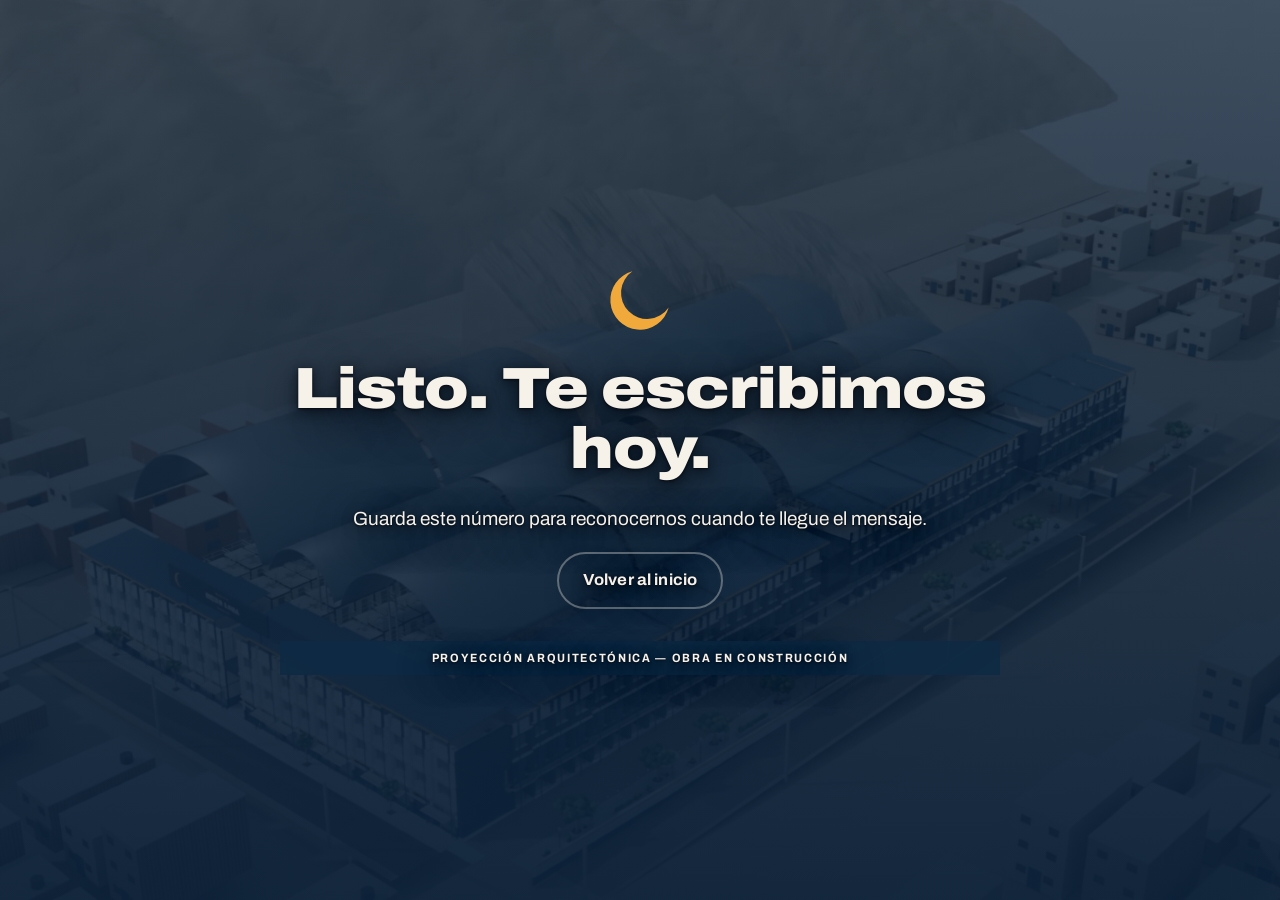
<file: gracias.html>
<!DOCTYPE html>
<html lang="es-PE">
<head>
<meta charset="utf-8">
<meta name="viewport" content="width=device-width, initial-scale=1">
<title>Gracias · Mercado Media Luna</title>
<meta name="description" content="Recibimos tus datos. Te escribimos hoy mismo.">
<meta name="theme-color" content="#0F2A44">
<meta name="robots" content="noindex, nofollow">
<link rel="icon" href="data:image/svg+xml,%3Csvg xmlns='http://www.w3.org/2000/svg' viewBox='-118 -118 236 236'%3E%3Crect x='-118' y='-118' width='236' height='236' fill='%230F2A44'/%3E%3Cg transform='rotate(-45)'%3E%3Cpath d='M 50.176 -86.5 A 100 100 0 1 0 50.176 86.5 A 88 88 0 1 1 50.176 -86.5 Z' fill='%23F2A93B'/%3E%3C/g%3E%3C/svg%3E">
<link rel="preconnect" href="https://fonts.googleapis.com">
<link rel="preconnect" href="https://fonts.gstatic.com" crossorigin>
<link rel="stylesheet" href="https://fonts.googleapis.com/css2?family=Archivo:wdth,wght@75..125,400;75..125,700;75..125,900&display=swap">
<link rel="stylesheet" href="assets/styles.css?v=7212f274">
<style>
.gracias{
  min-height:100svh; display:grid; place-items:center; text-align:center;
  padding:100px var(--gutter) 60px;
  background:linear-gradient(to bottom, rgba(11,32,56,.72), rgba(11,32,56,.95)), url("assets/hero-ending-v2.jpg") center/cover no-repeat;
}
.gracias h1{ font-size:clamp(32px,6vw,58px); max-width:16ch; text-shadow:var(--tshadow) }
.gracias p{ margin-inline:auto; text-shadow:var(--tshadow) }
.gracias .luna{ width:70px; height:70px; color:var(--accent); margin:0 auto 24px }
</style>
</head>
<body>
<main id="main" tabindex="-1" class="gracias">
  <div>
    <svg class="luna" viewBox="-118 -118 236 236" aria-hidden="true"><g transform="rotate(-45)"><path d="M 50.176 -86.5 A 100 100 0 1 0 50.176 86.5 A 88 88 0 1 1 50.176 -86.5 Z" fill="currentColor"></path></g></svg>
    <h1>Listo. Te escribimos hoy.</h1>
    <p>Guarda este número para reconocernos cuando te llegue el mensaje.</p>
    <p><a class="btn btn-quiet" href="index.html">Volver al inicio</a></p>
    <p class="proyeccion proyeccion-static" style="position:static;margin-top:32px">Proyección arquitectónica — obra en construcción</p>
  </div>
</main>
</body>
</html>
</file>
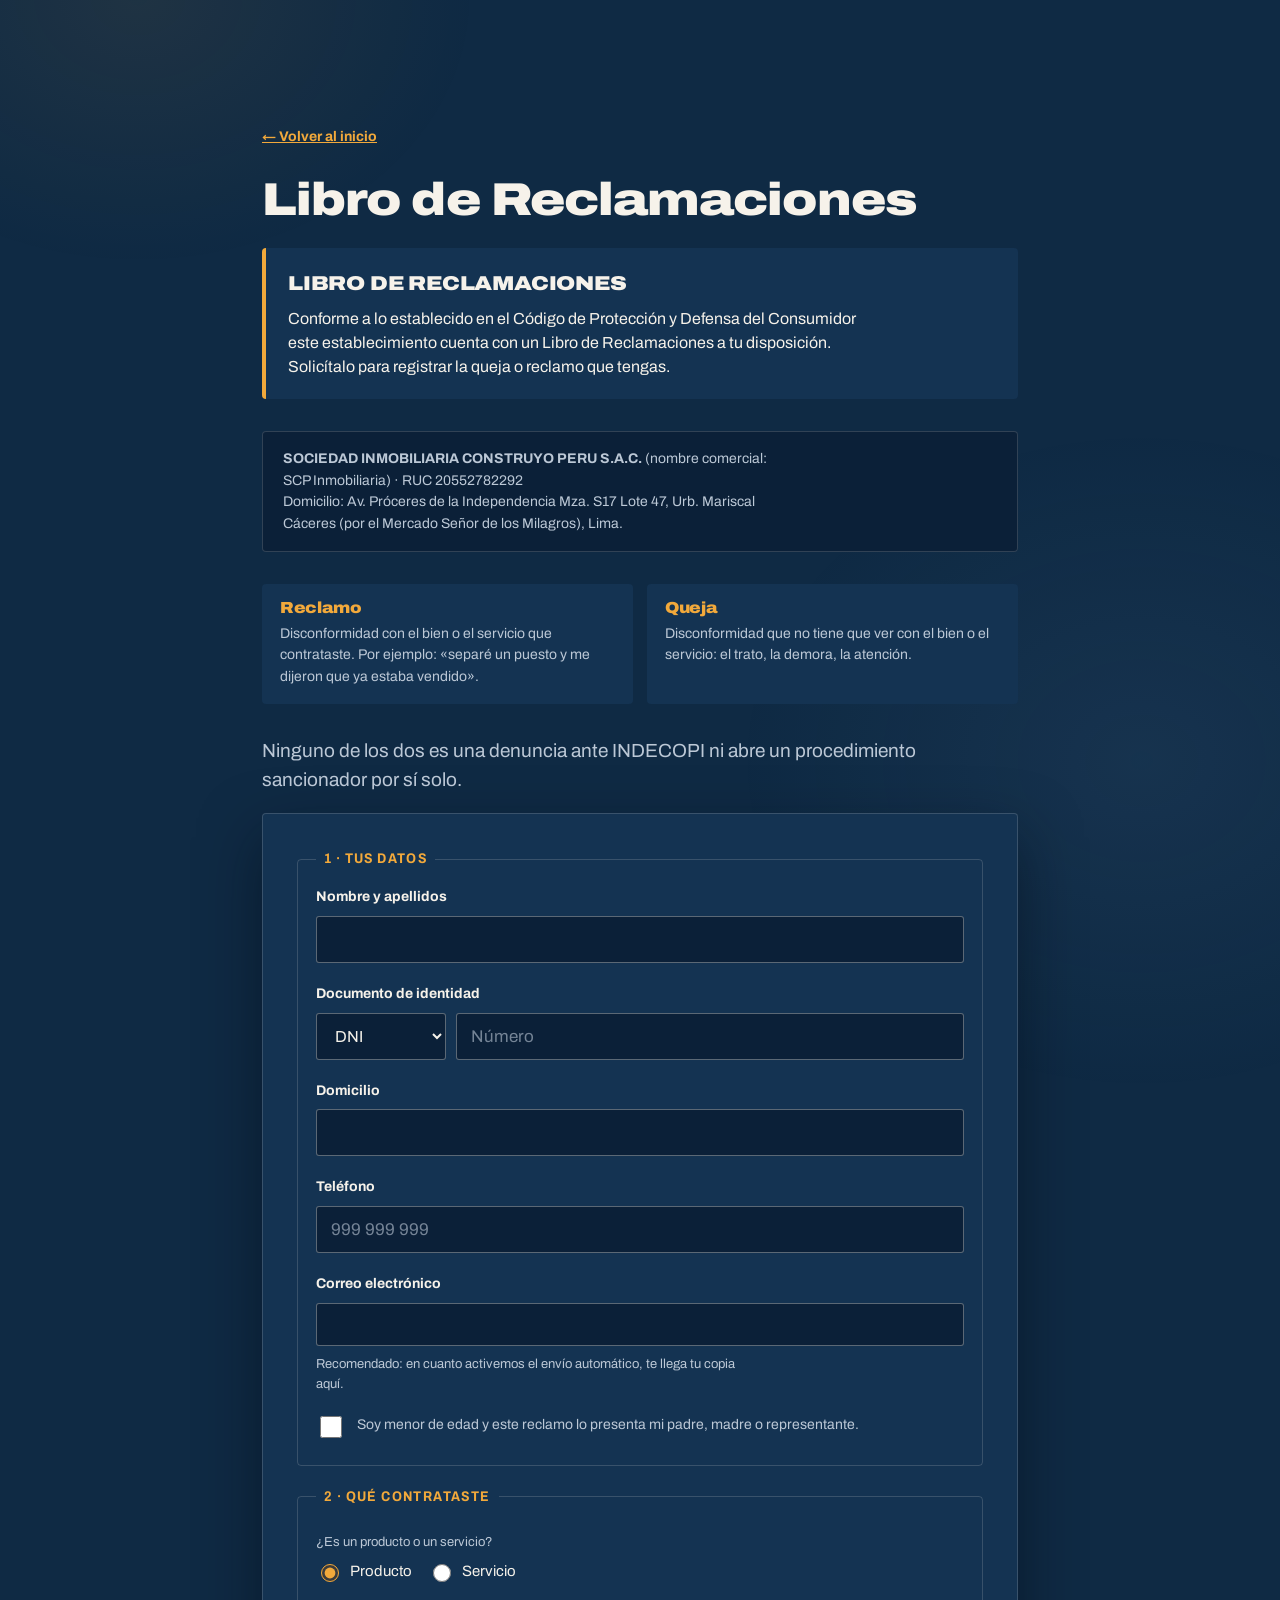
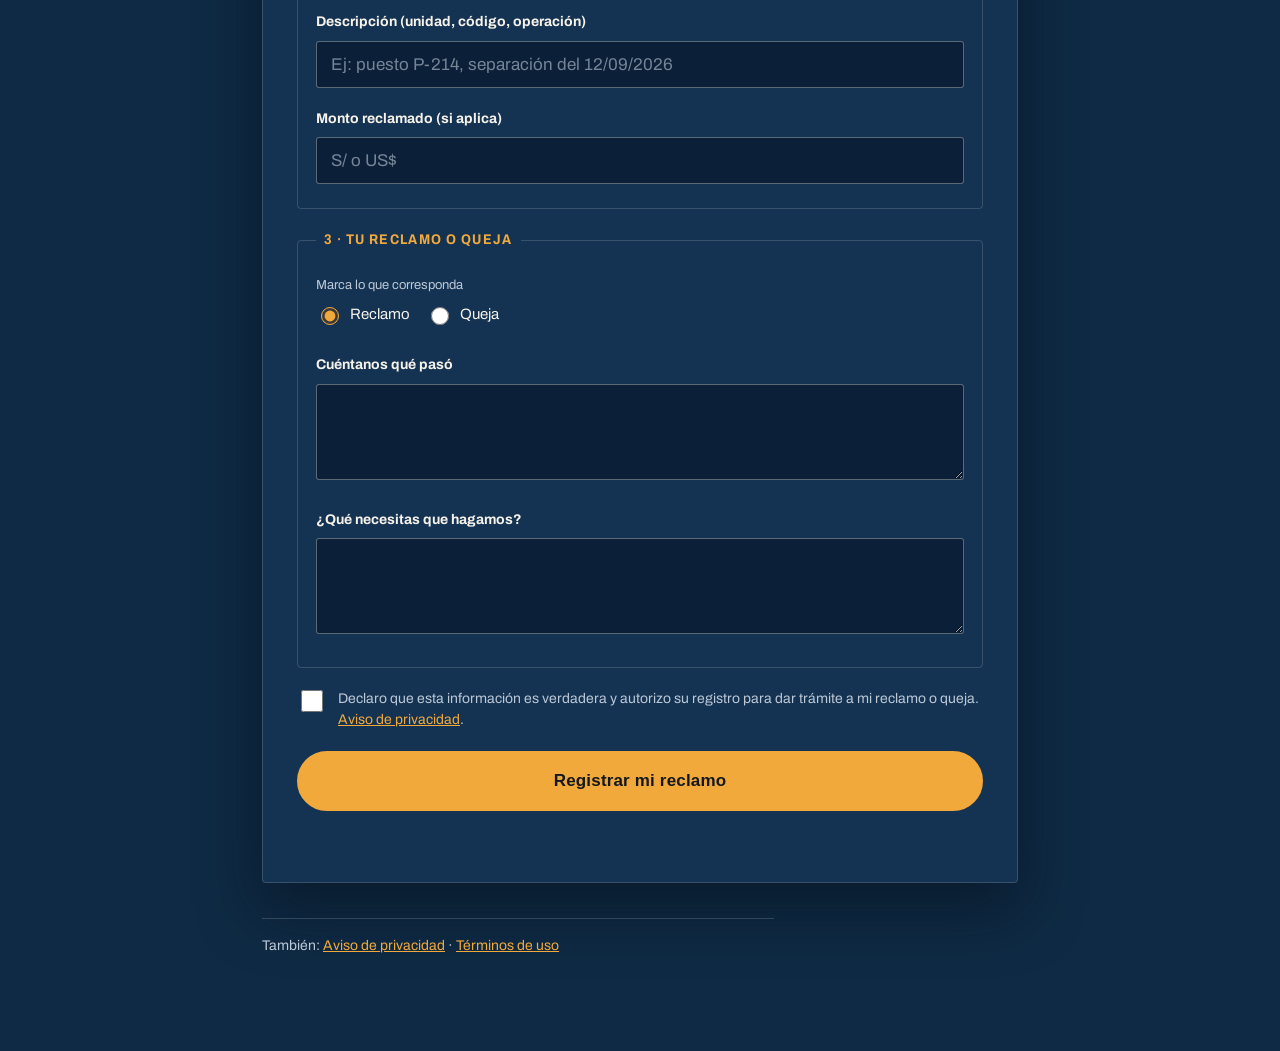
<file: libro-de-reclamaciones.html>
<!DOCTYPE html>
<html lang="es-PE">
<head>
<meta charset="utf-8">
<meta name="viewport" content="width=device-width, initial-scale=1">
<title>Libro de Reclamaciones · Mercado Media Luna</title>
<meta name="description" content="Libro de Reclamaciones Virtual de SCP Inmobiliaria (SOCIEDAD INMOBILIARIA CONSTRUYO PERU S.A.C.), conforme al Código de Protección y Defensa del Consumidor.">
<meta name="theme-color" content="#0F2A44">
<meta name="robots" content="noindex, follow">
<link rel="icon" href="data:image/svg+xml,%3Csvg xmlns='http://www.w3.org/2000/svg' viewBox='-118 -118 236 236'%3E%3Crect x='-118' y='-118' width='236' height='236' fill='%230F2A44'/%3E%3Cg transform='rotate(-45)'%3E%3Cpath d='M 50.176 -86.5 A 100 100 0 1 0 50.176 86.5 A 88 88 0 1 1 50.176 -86.5 Z' fill='%23F2A93B'/%3E%3C/g%3E%3C/svg%3E">
<link rel="preconnect" href="https://fonts.googleapis.com">
<link rel="preconnect" href="https://fonts.gstatic.com" crossorigin>
<link rel="stylesheet" href="https://fonts.googleapis.com/css2?family=Archivo:wdth,wght@75..125,400;75..125,500;75..125,700;75..125,900&display=swap">
<link rel="stylesheet" href="assets/styles.css?v=7212f274">
<style>
.doc{ max-width:820px; margin:0 auto; padding:120px var(--gutter) 80px }
.doc h1{ font-size:clamp(30px,5vw,46px); margin-bottom:.5em }
.doc h2{ font-size:clamp(19px,2.2vw,24px); margin-top:2em; margin-bottom:.5em }
.doc p,.doc li{ color:var(--text-secondary) }
.doc ul{ padding-left:1.1em }
.volver{ display:inline-block; margin-bottom:28px; color:var(--accent); font-weight:700; font-size:14px }
.doc-otros{ margin-top:2.5em; padding-top:1.2em; border-top:1px solid var(--rule); font-size:14px }
.doc-otros a{ color:var(--accent) }

/* el aviso oficial: texto fijo, no se cambia ni se resume */
.lr-aviso{
  background:var(--panel); border-left:4px solid var(--accent); border-radius:4px;
  padding:20px 22px; margin:24px 0 32px;
}
.lr-aviso p{ color:var(--text-primary); margin:0; font-size:16px; line-height:1.5 }
.lr-aviso .lr-titulo{
  display:block; font-weight:900; font-variation-settings:"wdth" 118; letter-spacing:-.01em;
  font-size:20px; color:var(--text-primary); margin-bottom:8px;
}

.lr-empresa{
  background:var(--canvas-deep); border:1px solid var(--rule); border-radius:4px;
  padding:16px 20px; margin:0 0 32px; font-size:14px;
}
.lr-empresa p{ margin:0 }

.lr-explica{ display:grid; gap:14px; margin:0 0 32px }
@media (min-width:640px){ .lr-explica{ grid-template-columns:1fr 1fr } }
.lr-explica div{ background:var(--panel); border-radius:4px; padding:16px 18px }
.lr-explica h3{ margin:0 0 6px; font-size:16px; color:var(--accent); font-variation-settings:"wdth" 110 }
.lr-explica p{ margin:0; font-size:14px }

/* el formulario reutiliza .form, .field, .field-check del sitio */
fieldset{ border:1px solid var(--rule); border-radius:4px; padding:16px 18px 4px; margin:0 0 20px }
legend{ padding:0 8px; font-weight:700; font-size:14px; color:var(--accent); font-variation-settings:"wdth" 88; text-transform:uppercase; letter-spacing:.1em }
.form select,.form textarea,.form input[type=email]{
  width:100%; background:var(--canvas-deep); border:1px solid var(--rule-strong); border-radius:3px;
  color:var(--text-primary); font-family:var(--display); font-size:16px; padding:12px 14px;
}
.form select:focus,.form textarea:focus,.form input[type=email]:focus{ outline:none; border-color:var(--accent) }
.form textarea{ min-height:96px; resize:vertical }
.lr-doc{ display:grid; grid-template-columns:130px 1fr; gap:10px }
@media (max-width:480px){ .lr-doc{ grid-template-columns:1fr } }
.lr-radios{ display:flex; flex-wrap:wrap; gap:16px; margin-top:4px }
.lr-radios label{ display:flex; align-items:center; gap:8px; font-size:15px; color:var(--text-primary); font-weight:400 }
.lr-radios input{ width:18px; height:18px; accent-color:var(--accent) }
.lr-rep{ display:none }
.lr-rep.mostrar{ display:block }

/* resultado tras enviar */
#resultado{ display:none }
#resultado.mostrar{ display:block }
.lr-codigo{
  display:inline-block; font-family:var(--display); font-weight:900; font-variation-settings:"wdth" 112;
  font-size:20px; letter-spacing:.02em; color:var(--accent); background:var(--canvas-deep);
  border:1px dashed var(--accent-muted); border-radius:4px; padding:8px 14px; margin:6px 0 18px;
}
.lr-acciones{ display:flex; flex-wrap:wrap; gap:12px; margin:18px 0 }
</style>
</head>
<body>
<a class="skip" href="#main">Ir al contenido</a>
<main id="main" tabindex="-1" class="doc">
  <a class="volver" href="index.html">← Volver al inicio</a>
  <h1>Libro de Reclamaciones</h1>

  <div class="lr-aviso" role="note">
    <span class="lr-titulo">LIBRO DE RECLAMACIONES</span>
    <p>Conforme a lo establecido en el Código de Protección y Defensa del Consumidor este establecimiento cuenta con un Libro de Reclamaciones a tu disposición. Solicítalo para registrar la queja o reclamo que tengas.</p>
  </div>

  <div class="lr-empresa">
    <p><strong>SOCIEDAD INMOBILIARIA CONSTRUYO PERU S.A.C.</strong> (nombre comercial: SCP Inmobiliaria) · RUC 20552782292</p>
    <p>Domicilio: Av. Próceres de la Independencia Mza. S17 Lote 47, Urb. Mariscal Cáceres (por el Mercado Señor de los Milagros), Lima.</p>
  </div>

  <div class="lr-explica">
    <div>
      <h3>Reclamo</h3>
      <p>Disconformidad con el bien o el servicio que contrataste. Por ejemplo: «separé un puesto y me dijeron que ya estaba vendido».</p>
    </div>
    <div>
      <h3>Queja</h3>
      <p>Disconformidad que no tiene que ver con el bien o el servicio: el trato, la demora, la atención.</p>
    </div>
  </div>
  <p>Ninguno de los dos es una denuncia ante INDECOPI ni abre un procedimiento sancionador por sí solo.</p>

  <form class="form" id="reclamo-form" novalidate>
    <fieldset>
      <legend>1 · Tus datos</legend>
      <div class="field">
        <label for="r-nombre">Nombre y apellidos</label>
        <input id="r-nombre" name="nombre" type="text" autocomplete="name" required>
      </div>
      <div class="field">
        <label for="r-doc-num">Documento de identidad</label>
        <div class="lr-doc">
          <select id="r-doc-tipo" name="doc_tipo" aria-label="Tipo de documento">
            <option value="DNI">DNI</option>
            <option value="CE">Carné de Extranjería</option>
            <option value="Pasaporte">Pasaporte</option>
          </select>
          <input id="r-doc-num" name="doc_num" type="text" inputmode="numeric" placeholder="Número" required>
        </div>
      </div>
      <div class="field">
        <label for="r-domicilio">Domicilio</label>
        <input id="r-domicilio" name="domicilio" type="text" autocomplete="street-address">
      </div>
      <div class="field">
        <label for="r-telefono">Teléfono</label>
        <input id="r-telefono" name="telefono" type="tel" inputmode="tel" autocomplete="tel" placeholder="999 999 999" required>
      </div>
      <div class="field">
        <label for="r-correo">Correo electrónico</label>
        <input id="r-correo" name="correo" type="email" autocomplete="email">
        <p class="hint">Recomendado: en cuanto activemos el envío automático, te llega tu copia aquí.</p>
      </div>
      <div class="field field-check">
        <input id="r-menor" name="menor" type="checkbox">
        <label for="r-menor">Soy menor de edad y este reclamo lo presenta mi padre, madre o representante.</label>
      </div>
    </fieldset>

    <fieldset id="r-representante-wrap" class="lr-rep">
      <legend>1b · Datos del padre, madre o representante</legend>
      <div class="field">
        <label for="r-rep-nombre">Nombre y apellidos</label>
        <input id="r-rep-nombre" name="rep_nombre" type="text">
      </div>
      <div class="field">
        <label for="r-rep-domicilio">Domicilio</label>
        <input id="r-rep-domicilio" name="rep_domicilio" type="text">
      </div>
      <div class="field">
        <label for="r-rep-telefono">Teléfono</label>
        <input id="r-rep-telefono" name="rep_telefono" type="tel">
      </div>
      <div class="field">
        <label for="r-rep-correo">Correo electrónico</label>
        <input id="r-rep-correo" name="rep_correo" type="email">
      </div>
    </fieldset>

    <fieldset>
      <legend>2 · Qué contrataste</legend>
      <div class="field">
        <span class="hint" style="display:block;margin-bottom:8px">¿Es un producto o un servicio?</span>
        <div class="lr-radios" role="radiogroup" aria-label="Producto o servicio">
          <label><input type="radio" name="bien" value="Producto" checked> Producto</label>
          <label><input type="radio" name="bien" value="Servicio"> Servicio</label>
        </div>
      </div>
      <div class="field">
        <label for="r-descripcion">Descripción (unidad, código, operación)</label>
        <input id="r-descripcion" name="descripcion" type="text" placeholder="Ej: puesto P-214, separación del 12/09/2026">
      </div>
      <div class="field">
        <label for="r-monto">Monto reclamado (si aplica)</label>
        <input id="r-monto" name="monto" type="text" inputmode="decimal" placeholder="S/ o US$">
      </div>
    </fieldset>

    <fieldset>
      <legend>3 · Tu reclamo o queja</legend>
      <div class="field">
        <span class="hint" style="display:block;margin-bottom:8px">Marca lo que corresponda</span>
        <div class="lr-radios" role="radiogroup" aria-label="Tipo">
          <label><input type="radio" name="tipo" value="Reclamo" required checked> Reclamo</label>
          <label><input type="radio" name="tipo" value="Queja" required> Queja</label>
        </div>
      </div>
      <div class="field">
        <label for="r-detalle">Cuéntanos qué pasó</label>
        <textarea id="r-detalle" name="detalle" required></textarea>
      </div>
      <div class="field">
        <label for="r-pedido">¿Qué necesitas que hagamos?</label>
        <textarea id="r-pedido" name="pedido" required></textarea>
      </div>
    </fieldset>

    <div class="field field-check">
      <input id="r-declaro" name="declaro" type="checkbox" required>
      <label for="r-declaro">Declaro que esta información es verdadera y autorizo su registro para dar trámite a mi reclamo o queja. <a href="privacidad.html">Aviso de privacidad</a>.</label>
    </div>

    <button class="btn btn-accent btn-big" type="submit" id="r-submit">Registrar mi reclamo</button>
    <p class="form-msg" id="r-msg" role="status" aria-live="polite"></p>
  </form>

  <section id="resultado" aria-labelledby="r-resultado-titulo">
    <h2 id="r-resultado-titulo" tabindex="-1">Reclamo registrado</h2>
    <p>Guarda este número de seguimiento:</p>
    <span class="lr-codigo" id="r-codigo"></span>
    <p>Puedes descargar tu copia, y te la enviamos ahora mismo por WhatsApp para que quede con nuestro equipo.</p>
    <p class="pend">[PENDIENTE: activar el registro numerado automático y el envío de la copia por correo, ver 01-comercial/libro-de-reclamaciones/LIBRO-DE-RECLAMACIONES.md §3.2. Mientras tanto, tu reclamo llega igual al equipo por WhatsApp y puedes descargar tu copia aquí.]</p>
    <div class="lr-acciones">
      <button type="button" class="btn btn-quiet" id="r-imprimir">Descargar / imprimir mi copia</button>
      <a class="btn btn-accent" id="r-whatsapp" target="_blank" rel="noopener">Enviar por WhatsApp al equipo</a>
    </div>
    <p><strong>Plazo de respuesta:</strong> no mayor a quince (15) días hábiles improrrogables, conforme a la Ley N° 31435, que modifica el artículo 24 de la Ley N° 29571, Código de Protección y Defensa del Consumidor.</p>
    <p>Presentar este reclamo no impide acudir a otras vías de solución de controversias ni es requisito previo para interponer una denuncia ante el INDECOPI.</p>
  </section>

  <p class="doc-otros">También: <a href="privacidad.html">Aviso de privacidad</a> · <a href="terminos.html">Términos de uso</a></p>
</main>
<script src="assets/config.js?v=7212f274"></script>
<script src="assets/reclamos.js?v=7212f274"></script>
</body>
</html>
</file>
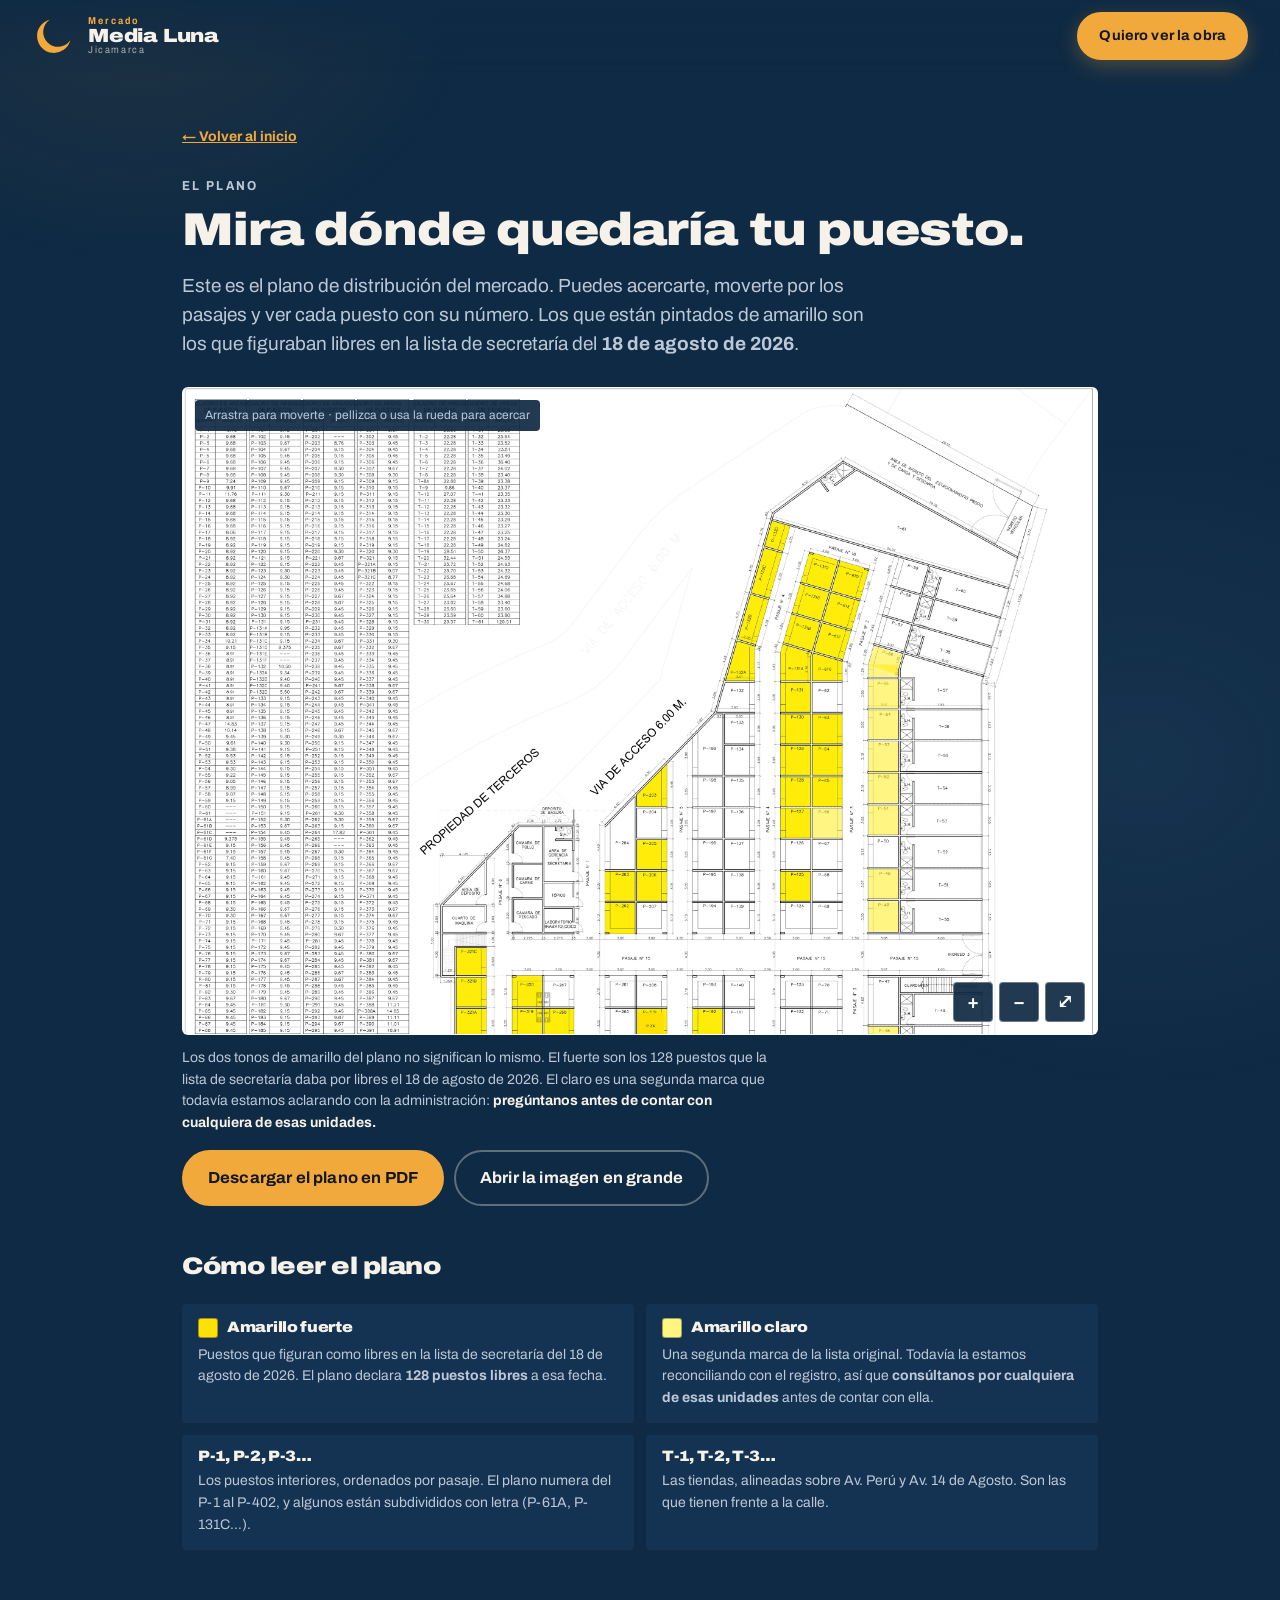
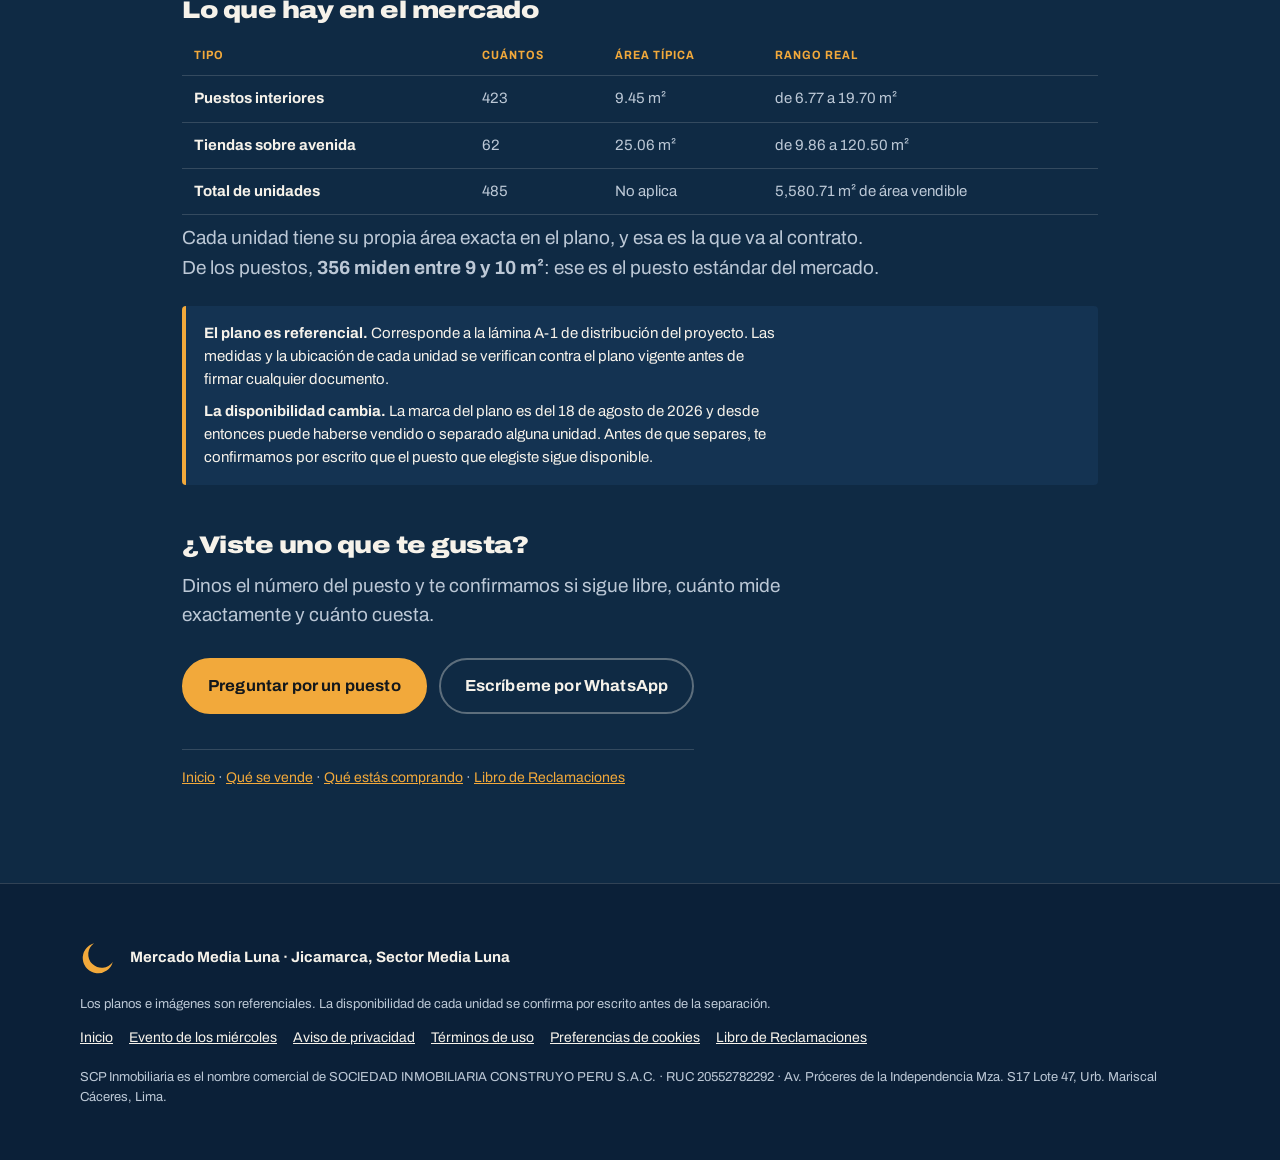
<file: planos.html>
<!DOCTYPE html>
<html lang="es-PE">
<head>
<meta charset="utf-8">
<meta name="viewport" content="width=device-width, initial-scale=1">
<title>Plano y disponibilidad · Mercado Media Luna</title>
<meta name="description" content="Mira el plano del Mercado Media Luna: 423 puestos y 62 tiendas, con las áreas de cada unidad y los puestos que figuran libres. Plano referencial, disponibilidad sujeta a confirmación.">
<meta name="theme-color" content="#0F2A44">
<meta name="robots" content="index, follow">
<link rel="canonical" href="https://mercadomedialuna.com/planos.html">
<meta property="og:type" content="website">
<meta property="og:locale" content="es_PE">
<meta property="og:site_name" content="Mercado Media Luna">
<meta property="og:title" content="El plano del mercado, con los puestos que siguen libres">
<meta property="og:description" content="423 puestos y 62 tiendas. Mira el plano completo y las áreas reales de cada unidad.">
<meta property="og:url" content="https://mercadomedialuna.com/planos.html">
<meta property="og:image" content="https://mercadomedialuna.com/assets/plano-og.jpg">
<meta property="og:image:width" content="1200">
<meta property="og:image:height" content="630">
<meta name="twitter:card" content="summary_large_image">
<link rel="icon" href="data:image/svg+xml,%3Csvg xmlns='http://www.w3.org/2000/svg' viewBox='-118 -118 236 236'%3E%3Crect x='-118' y='-118' width='236' height='236' fill='%230F2A44'/%3E%3Cg transform='rotate(-45)'%3E%3Cpath d='M 50.176 -86.5 A 100 100 0 1 0 50.176 86.5 A 88 88 0 1 1 50.176 -86.5 Z' fill='%23F2A93B'/%3E%3C/g%3E%3C/svg%3E">
<link rel="preconnect" href="https://fonts.googleapis.com">
<link rel="preconnect" href="https://fonts.gstatic.com" crossorigin>
<link rel="stylesheet" href="https://fonts.googleapis.com/css2?family=Archivo:wdth,wght@75..125,400;75..125,500;75..125,700;75..125,900&display=swap">
<link rel="stylesheet" href="assets/styles.css?v=7212f274">
<style>
.doc{ max-width:980px; margin:0 auto; padding:120px var(--gutter) 80px }
.doc h1{ font-size:clamp(30px,5vw,46px); margin-bottom:.35em }
.doc h2{ font-size:clamp(19px,2.2vw,24px); margin-top:2em; margin-bottom:.5em }
.doc p,.doc li{ color:var(--text-secondary) }
.volver{ display:inline-block; margin-bottom:28px; color:var(--accent); font-weight:700; font-size:14px }
.doc-otros{ margin-top:2.5em; padding-top:1.2em; border-top:1px solid var(--rule); font-size:14px }
.doc-otros a{ color:var(--accent) }

.plano-intro{ font-size:clamp(17px,2vw,19px); color:var(--text-primary); max-width:62ch }

/* ---- visor ---- */
.visor{
  position:relative; margin:28px 0 12px; border:1px solid var(--rule-strong); border-radius:6px;
  background:#fff; overflow:hidden; height:min(72vh,720px); touch-action:none; cursor:grab;
}
.visor.arrastrando{ cursor:grabbing }
.visor img{
  position:absolute; top:0; left:0; transform-origin:0 0; max-width:none;
  image-rendering:-webkit-optimize-contrast; user-select:none; -webkit-user-drag:none;
}
.visor-cargando{
  position:absolute; inset:0; display:grid; place-items:center; background:var(--panel);
  color:var(--text-secondary); font-size:14px;
}
.visor-ctrl{
  position:absolute; right:12px; bottom:12px; display:flex; gap:6px; z-index:2;
}
.visor-ctrl button{
  width:40px; height:40px; border-radius:4px; border:1px solid var(--rule-strong);
  background:rgba(15,42,68,.92); color:#fff; font-family:var(--display); font-size:19px;
  font-weight:700; line-height:1; cursor:pointer;
}
.visor-ctrl button:hover{ border-color:var(--accent); color:var(--accent) }
.visor-ayuda{
  position:absolute; left:12px; top:12px; z-index:2; background:rgba(15,42,68,.92); color:#fff;
  font-size:12px; padding:6px 10px; border-radius:4px; pointer-events:none;
}
.plano-acciones{ display:flex; flex-wrap:wrap; gap:10px; margin:16px 0 8px }
.visor-nota{ font-size:14px; color:var(--text-secondary); max-width:74ch; margin:12px 0 0 }
.visor-nota strong{ color:var(--text-primary) }

/* ---- leyenda ---- */
.leyenda{ display:grid; gap:12px; margin:24px 0 8px }
@media (min-width:680px){ .leyenda{ grid-template-columns:1fr 1fr } }
.leyenda div{ background:var(--panel); border-radius:4px; padding:14px 16px }
.leyenda h3{ margin:0 0 6px; font-size:15px; color:var(--text-primary); display:flex; align-items:center; gap:9px }
.leyenda p{ margin:0; font-size:14px }
.swatch{ width:20px; height:20px; border-radius:3px; border:1px solid rgba(0,0,0,.35); flex:none }
.swatch-libre{ background:#FFE108 }
.swatch-otro{ background:#FFF583 }

/* ---- tabla de composición ---- */
.tabla-wrap{ overflow-x:auto; margin:8px 0 }
table.comp{ width:100%; border-collapse:collapse; font-size:15px; min-width:520px }
table.comp th,table.comp td{ text-align:left; padding:11px 12px; border-bottom:1px solid var(--rule) }
table.comp th{ color:var(--accent); font-size:12px; text-transform:uppercase; letter-spacing:.08em; font-variation-settings:"wdth" 88 }
table.comp td{ color:var(--text-secondary) }
table.comp td:first-child{ color:var(--text-primary); font-weight:700 }

.aviso{
  background:var(--panel); border-left:4px solid var(--accent); border-radius:4px;
  padding:16px 18px; margin:24px 0;
}
.aviso p{ margin:0; color:var(--text-primary); font-size:15px }
.aviso p + p{ margin-top:8px }
.cta-plano{ display:flex; flex-wrap:wrap; gap:12px; margin-top:28px }
</style>
</head>
<body>
<a class="skip" href="#main">Ir al contenido</a>

<nav class="nav" aria-label="Principal">
  <a class="brand" href="index.html" aria-label="Mercado Media Luna, inicio">
    <span class="brand-mark" aria-hidden="true">
      <svg viewBox="-130 -130 260 260" class="moon">
        <circle class="moon-arc" cx="0" cy="0" r="118" fill="none" stroke="currentColor" stroke-width="7" stroke-linecap="round" pathLength="100"></circle>
        <g transform="rotate(-45)"><path d="M 50.176 -86.5 A 100 100 0 1 0 50.176 86.5 A 88 88 0 1 1 50.176 -86.5 Z" fill="currentColor"></path></g>
      </svg>
    </span>
    <span class="brand-words">
      <span class="brand-kicker">Mercado</span>
      <span class="brand-name">Media Luna</span>
      <span class="brand-place">Jicamarca</span>
    </span>
  </a>
  <a class="btn btn-ghost nav-cta" href="index.html#hablemos">Quiero ver la obra</a>
</nav>

<main id="main" class="doc" tabindex="-1">
  <a class="volver" href="index.html">← Volver al inicio</a>

  <p class="kicker">El plano</p>
  <h1>Mira dónde quedaría tu puesto.</h1>
  <p class="plano-intro">Este es el plano de distribución del mercado. Puedes acercarte, moverte por los pasajes
  y ver cada puesto con su número. Los que están pintados de amarillo son los que figuraban libres
  en la lista de secretaría del <strong>18 de agosto de 2026</strong>.</p>

  <div class="visor" id="visor">
    <div class="visor-cargando" id="visor-cargando">Cargando el plano…</div>
    <img id="plano" src="assets/plano-disponibilidad-zoom.webp" alt="Plano de distribución del Mercado Media Luna con los puestos libres marcados en amarillo" width="3000" height="5875" decoding="async">
    <p class="visor-ayuda" id="visor-ayuda">Arrastra para moverte · pellizca o usa la rueda para acercar</p>
    <div class="visor-ctrl">
      <button type="button" id="mas" aria-label="Acercar">+</button>
      <button type="button" id="menos" aria-label="Alejar">−</button>
      <button type="button" id="reset" aria-label="Ver todo el plano" title="Ver todo">⤢</button>
    </div>
  </div>

  <p class="visor-nota">Los dos tonos de amarillo del plano no significan lo mismo. El fuerte son los 128 puestos que la lista de secretaría daba por libres el 18 de agosto de 2026. El claro es una segunda marca que todavía estamos aclarando con la administración: <strong>pregúntanos antes de contar con cualquiera de esas unidades.</strong></p>

  <div class="plano-acciones">
    <a class="btn btn-accent" href="assets/plano-disponibilidad.pdf" download>Descargar el plano en PDF</a>
    <a class="btn btn-quiet" href="assets/plano-disponibilidad-zoom.webp" target="_blank" rel="noopener">Abrir la imagen en grande</a>
  </div>

  <h2>Cómo leer el plano</h2>
  <div class="leyenda">
    <div>
      <h3><span class="swatch swatch-libre" aria-hidden="true"></span> Amarillo fuerte</h3>
      <p>Puestos que figuran como libres en la lista de secretaría del 18 de agosto de 2026. El plano
      declara <strong>128 puestos libres</strong> a esa fecha.</p>
    </div>
    <div>
      <h3><span class="swatch swatch-otro" aria-hidden="true"></span> Amarillo claro</h3>
      <p>Una segunda marca de la lista original. Todavía la estamos reconciliando con el registro,
      así que <strong>consúltanos por cualquiera de esas unidades</strong> antes de contar con ella.</p>
    </div>
    <div>
      <h3>P-1, P-2, P-3…</h3>
      <p>Los puestos interiores, ordenados por pasaje. El plano numera del P-1 al P-402, y algunos
      están subdivididos con letra (P-61A, P-131C…).</p>
    </div>
    <div>
      <h3>T-1, T-2, T-3…</h3>
      <p>Las tiendas, alineadas sobre Av. Perú y Av. 14 de Agosto. Son las que tienen frente a la calle.</p>
    </div>
  </div>

  <h2>Lo que hay en el mercado</h2>
  <div class="tabla-wrap">
    <table class="comp">
      <caption class="sr">Composición del Mercado Media Luna según el plano vigente</caption>
      <thead>
        <tr><th scope="col">Tipo</th><th scope="col">Cuántos</th><th scope="col">Área típica</th><th scope="col">Rango real</th></tr>
      </thead>
      <tbody>
        <tr><td>Puestos interiores</td><td>423</td><td>9.45 m²</td><td>de 6.77 a 19.70 m²</td></tr>
        <tr><td>Tiendas sobre avenida</td><td>62</td><td>25.06 m²</td><td>de 9.86 a 120.50 m²</td></tr>
        <tr><td>Total de unidades</td><td>485</td><td>No aplica</td><td>5,580.71 m² de área vendible</td></tr>
      </tbody>
    </table>
  </div>
  <p>Cada unidad tiene su propia área exacta en el plano, y esa es la que va al contrato. De los
  puestos, <strong>356 miden entre 9 y 10 m²</strong>: ese es el puesto estándar del mercado.</p>

  <div class="aviso">
    <p><strong>El plano es referencial.</strong> Corresponde a la lámina A-1 de distribución del
    proyecto. Las medidas y la ubicación de cada unidad se verifican contra el plano vigente antes
    de firmar cualquier documento.</p>
    <p><strong>La disponibilidad cambia.</strong> La marca del plano es del 18 de agosto de 2026 y
    desde entonces puede haberse vendido o separado alguna unidad. Antes de que separes, te
    confirmamos por escrito que el puesto que elegiste sigue disponible.</p>
  </div>

  <h2>¿Viste uno que te gusta?</h2>
  <p>Dinos el número del puesto y te confirmamos si sigue libre, cuánto mide exactamente y cuánto cuesta.</p>
  <div class="cta-plano">
    <a class="btn btn-accent" href="index.html#hablemos">Preguntar por un puesto</a>
    <a class="btn btn-quiet" data-wa href="index.html#hablemos">Escríbeme por WhatsApp</a>
  </div>

  <p class="doc-otros">
    <a href="index.html">Inicio</a> ·
    <a href="index.html#que-se-vende">Qué se vende</a> ·
    <a href="index.html#que-compras">Qué estás comprando</a> ·
    <a href="libro-de-reclamaciones.html">Libro de Reclamaciones</a>
  </p>
</main>

<footer class="pie">
  <div class="pie-top">
    <span class="brand-mark pie-mark" aria-hidden="true">
      <svg viewBox="-118 -118 236 236"><g transform="rotate(-45)"><path d="M 50.176 -86.5 A 100 100 0 1 0 50.176 86.5 A 88 88 0 1 1 50.176 -86.5 Z" fill="currentColor"></path></g></svg>
    </span>
    <p class="pie-lema">Mercado Media Luna · Jicamarca, Sector Media Luna</p>
  </div>
  <p class="pie-nota">Los planos e imágenes son referenciales. La disponibilidad de cada unidad se confirma por escrito antes de la separación.</p>
  <ul class="pie-links">
    <li><a href="index.html">Inicio</a></li>
    <li><a href="evento.html">Evento de los miércoles</a></li>
    <li><a href="privacidad.html">Aviso de privacidad</a></li>
    <li><a href="terminos.html">Términos de uso</a></li>
    <li><a href="privacidad.html#cookies" data-preferencias-cookies>Preferencias de cookies</a></li>
    <li><a href="libro-de-reclamaciones.html">Libro de Reclamaciones</a></li>
  </ul>
  <p class="pie-legal">SCP Inmobiliaria es el nombre comercial de SOCIEDAD INMOBILIARIA CONSTRUYO PERU S.A.C. · RUC 20552782292 · Av. Próceres de la Independencia Mza. S17 Lote 47, Urb. Mariscal Cáceres, Lima.</p>
</footer>

<script src="assets/config.js?v=7212f274"></script>
<script src="assets/medicion.js?v=7212f274"></script>
<script>
/* Visor de plano: arrastrar, rueda, pellizco y doble toque.
   Sin librerías: la imagen se mueve con transform, que es lo único que el
   navegador puede animar sin repintar todo. */
(function(){
  var caja = document.getElementById('visor');
  var img  = document.getElementById('plano');
  var carg = document.getElementById('visor-cargando');
  var ayuda= document.getElementById('visor-ayuda');
  if(!caja || !img) return;

  var esc = 1, min = 1, max = 6, x = 0, y = 0, iw = 0, ih = 0;

  function aplicar(){
    var cw = caja.clientWidth, ch = caja.clientHeight;
    var w = iw * esc, h = ih * esc;
    /* si la imagen cabe, se centra; si no, no se deja despegar de los bordes */
    x = w <= cw ? (cw - w) / 2 : Math.min(0, Math.max(cw - w, x));
    y = h <= ch ? (ch - h) / 2 : Math.min(0, Math.max(ch - h, y));
    img.style.transform = 'translate(' + x + 'px,' + y + 'px) scale(' + esc + ')';
  }

  function encajar(){
    iw = img.naturalWidth || 3000; ih = img.naturalHeight || 5875;
    var cw = caja.clientWidth, ch = caja.clientHeight;
    /* se puede alejar hasta ver la lámina entera, pero arranca ajustado al
       ancho: así el plano se ve grande y el visitante solo baja. */
    min = Math.min(cw / iw, ch / ih);
    esc = cw / iw; x = 0; y = 0;
    max = Math.max(min * 12, 2);
    aplicar();
  }

  function zoom(f, cx, cy){
    var n = Math.min(max, Math.max(min, esc * f));
    if(n === esc) return;
    var r = caja.getBoundingClientRect();
    var px = (cx - r.left - x) / esc, py = (cy - r.top - y) / esc;
    esc = n;
    x = cx - r.left - px * esc;
    y = cy - r.top - py * esc;
    aplicar();
    if(ayuda) ayuda.style.opacity = '0';
  }

  if(img.complete && img.naturalWidth){ carg.remove(); encajar(); }
  else {
    img.addEventListener('load', function(){ carg.remove(); encajar(); });
    img.addEventListener('error', function(){ carg.textContent = 'No se pudo cargar el plano. Descárgalo en PDF más abajo.'; });
  }
  addEventListener('resize', encajar);

  caja.addEventListener('wheel', function(e){
    e.preventDefault();
    zoom(e.deltaY < 0 ? 1.18 : 1/1.18, e.clientX, e.clientY);
  }, {passive:false});

  var puntos = new Map(), sep0 = 0, esc0 = 1, ax = 0, ay = 0, mueve = false;

  caja.addEventListener('pointerdown', function(e){
    /* los botones del visor viven dentro de la caja: si capturamos el puntero
       aquí, el click nunca les llega. */
    if(e.target.closest('.visor-ctrl')) return;
    caja.setPointerCapture(e.pointerId);
    puntos.set(e.pointerId, {x:e.clientX, y:e.clientY});
    if(puntos.size === 1){ mueve = true; ax = e.clientX - x; ay = e.clientY - y; caja.classList.add('arrastrando'); }
    if(puntos.size === 2){ mueve = false; var p = [...puntos.values()]; sep0 = Math.hypot(p[0].x-p[1].x, p[0].y-p[1].y); esc0 = esc; }
  });

  caja.addEventListener('pointermove', function(e){
    if(!puntos.has(e.pointerId)) return;
    puntos.set(e.pointerId, {x:e.clientX, y:e.clientY});
    if(puntos.size === 2){
      var p = [...puntos.values()];
      var sep = Math.hypot(p[0].x-p[1].x, p[0].y-p[1].y);
      if(sep0 > 0){
        var obj = Math.min(max, Math.max(min, esc0 * (sep / sep0)));
        zoom(obj / esc, (p[0].x+p[1].x)/2, (p[0].y+p[1].y)/2);
      }
    } else if(mueve){
      x = e.clientX - ax; y = e.clientY - ay; aplicar();
      if(ayuda) ayuda.style.opacity = '0';
    }
  });

  function soltar(e){
    puntos.delete(e.pointerId);
    if(puntos.size < 2) sep0 = 0;
    if(puntos.size === 0){ mueve = false; caja.classList.remove('arrastrando'); }
  }
  caja.addEventListener('pointerup', soltar);
  caja.addEventListener('pointercancel', soltar);

  caja.addEventListener('dblclick', function(e){
    zoom(esc > min * 2.5 ? min / esc : 2.5, e.clientX, e.clientY);
  });

  document.getElementById('mas').addEventListener('click', function(){
    var r = caja.getBoundingClientRect(); zoom(1.5, r.left + r.width/2, r.top + r.height/2);
  });
  document.getElementById('menos').addEventListener('click', function(){
    var r = caja.getBoundingClientRect(); zoom(1/1.5, r.left + r.width/2, r.top + r.height/2);
  });
  document.getElementById('reset').addEventListener('click', function(){
    encajar(); if(ayuda) ayuda.style.opacity = '';
  });
})();

/* enlaces de WhatsApp, igual que en el resto del sitio */
(function(){
  var c = window.MML || {};
  if(!c.whatsapp) return;
  var url = 'https://wa.me/' + c.whatsapp + (c.whatsappTexto ? '?text=' + encodeURIComponent('Hola, vi el plano en la web y quiero preguntar por un puesto.') : '');
  document.querySelectorAll('[data-wa]').forEach(function(a){ a.href = url; a.target = '_blank'; a.rel = 'noopener'; });
})();
</script>
</body>
</html>
</file>
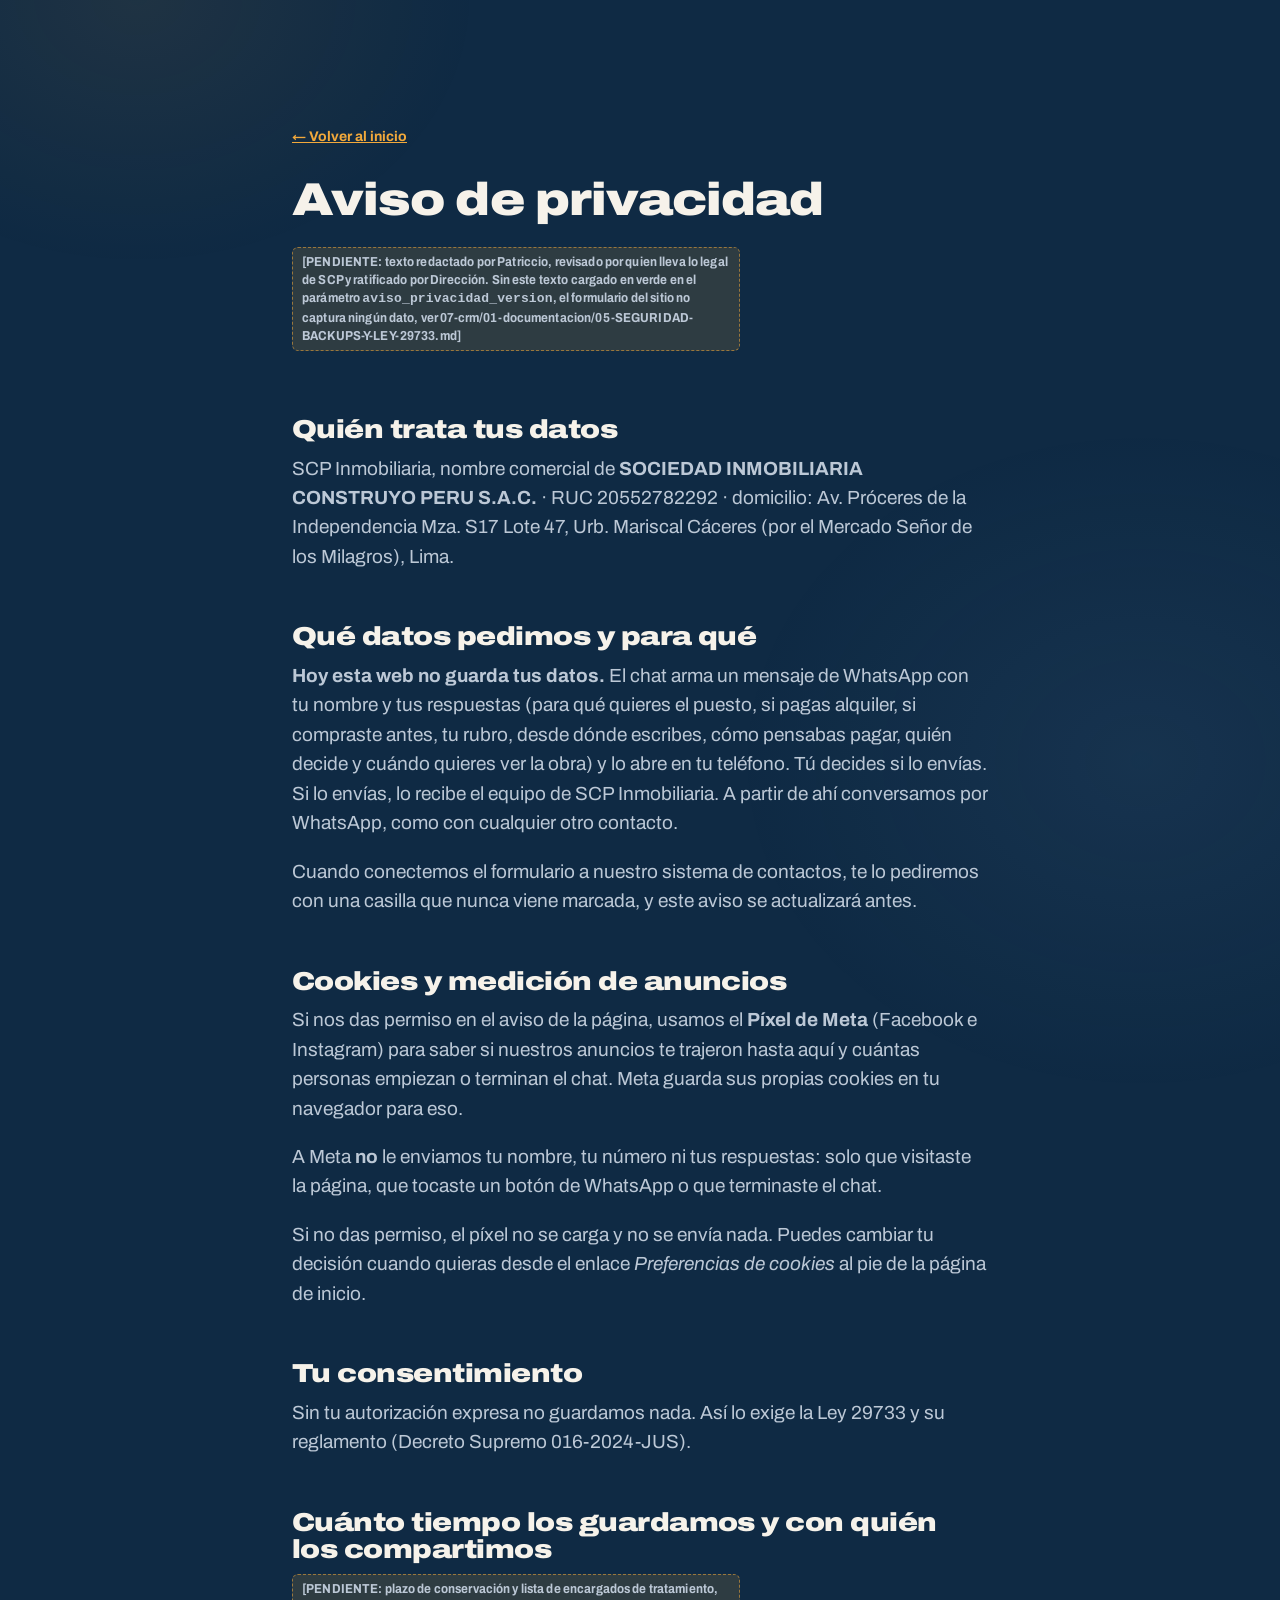
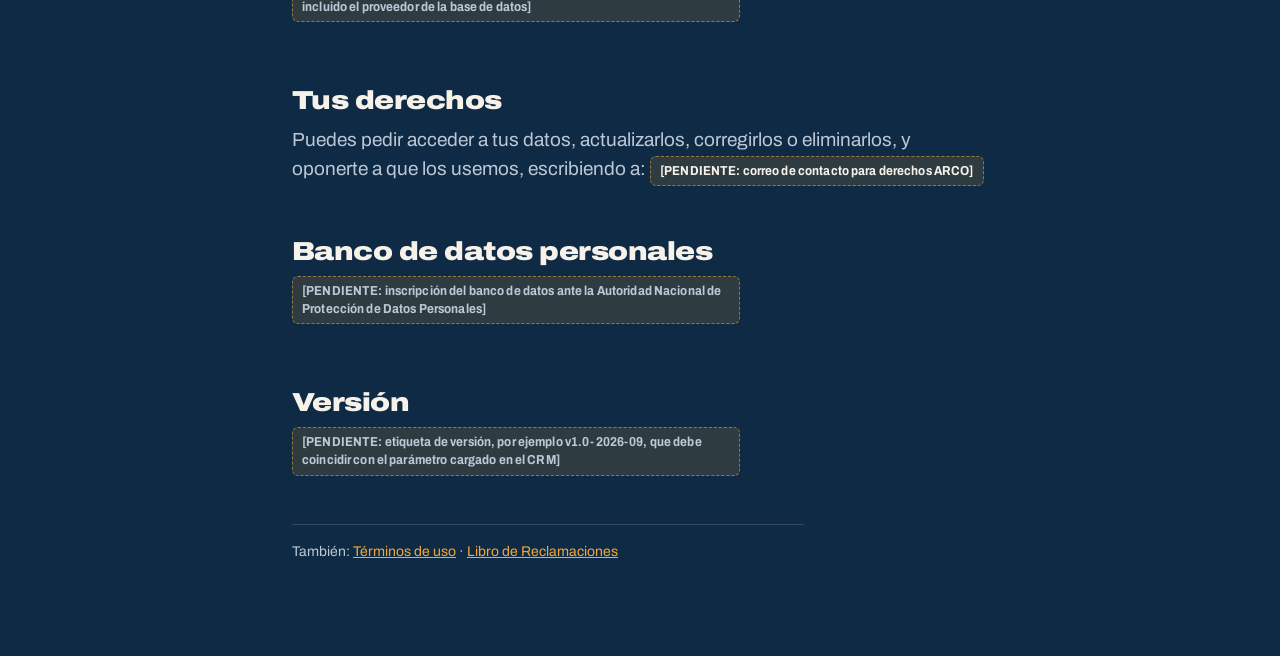
<file: privacidad.html>
<!DOCTYPE html>
<html lang="es-PE">
<head>
<meta charset="utf-8">
<meta name="viewport" content="width=device-width, initial-scale=1">
<title>Aviso de privacidad · Mercado Media Luna</title>
<meta name="description" content="Aviso de privacidad de Mercado Media Luna, SCP Inmobiliaria. Ley 29733 de protección de datos personales.">
<meta name="theme-color" content="#0F2A44">
<meta name="robots" content="noindex, follow">
<link rel="icon" href="data:image/svg+xml,%3Csvg xmlns='http://www.w3.org/2000/svg' viewBox='-118 -118 236 236'%3E%3Crect x='-118' y='-118' width='236' height='236' fill='%230F2A44'/%3E%3Cg transform='rotate(-45)'%3E%3Cpath d='M 50.176 -86.5 A 100 100 0 1 0 50.176 86.5 A 88 88 0 1 1 50.176 -86.5 Z' fill='%23F2A93B'/%3E%3C/g%3E%3C/svg%3E">
<link rel="preconnect" href="https://fonts.googleapis.com">
<link rel="preconnect" href="https://fonts.gstatic.com" crossorigin>
<link rel="stylesheet" href="https://fonts.googleapis.com/css2?family=Archivo:wdth,wght@75..125,400;75..125,700;75..125,900&display=swap">
<link rel="stylesheet" href="assets/styles.css?v=7212f274">
<style>
.doc{ max-width:760px; margin:0 auto; padding:120px var(--gutter) 80px }
.doc h1{ font-size:clamp(30px,5vw,46px); margin-bottom:.5em }
.doc h2{ font-size:clamp(20px,2.4vw,26px); margin-top:2em }
.doc p,.doc li{ color:var(--text-secondary) }
.doc ul{ padding-left:1.1em }
.volver{ display:inline-block; margin-bottom:28px; color:var(--accent); font-weight:700; font-size:14px }
.doc-otros{ margin-top:2.5em; padding-top:1.2em; border-top:1px solid var(--rule); font-size:14px }
.doc-otros a{ color:var(--accent) }
</style>
</head>
<body>
<a class="skip" href="#main">Ir al contenido</a>
<main id="main" tabindex="-1" class="doc">
  <a class="volver" href="index.html">← Volver al inicio</a>
  <h1>Aviso de privacidad</h1>
  <p class="pend">[PENDIENTE: texto redactado por Patriccio, revisado por quien lleva lo legal de SCP y ratificado por Dirección. Sin este texto cargado en verde en el parámetro <code>aviso_privacidad_version</code>, el formulario del sitio no captura ningún dato, ver 07-crm/01-documentacion/05-SEGURIDAD-BACKUPS-Y-LEY-29733.md]</p>

  <h2>Quién trata tus datos</h2>
  <p>SCP Inmobiliaria, nombre comercial de <strong>SOCIEDAD INMOBILIARIA CONSTRUYO PERU S.A.C.</strong> · RUC 20552782292 · domicilio: Av. Próceres de la Independencia Mza. S17 Lote 47, Urb. Mariscal Cáceres (por el Mercado Señor de los Milagros), Lima.</p>

  <h2>Qué datos pedimos y para qué</h2>
  <p><strong>Hoy esta web no guarda tus datos.</strong> El chat arma un mensaje de WhatsApp con tu nombre y tus respuestas (para qué quieres el puesto, si pagas alquiler, si compraste antes, tu rubro, desde dónde escribes, cómo pensabas pagar, quién decide y cuándo quieres ver la obra) y lo abre en tu teléfono. Tú decides si lo envías. Si lo envías, lo recibe el equipo de SCP Inmobiliaria. A partir de ahí conversamos por WhatsApp, como con cualquier otro contacto.</p>
  <p>Cuando conectemos el formulario a nuestro sistema de contactos, te lo pediremos con una casilla que nunca viene marcada, y este aviso se actualizará antes.</p>

  <h2 id="cookies">Cookies y medición de anuncios</h2>
  <p>Si nos das permiso en el aviso de la página, usamos el <strong>Píxel de Meta</strong> (Facebook e Instagram) para saber si nuestros anuncios te trajeron hasta aquí y cuántas personas empiezan o terminan el chat. Meta guarda sus propias cookies en tu navegador para eso.</p>
  <p>A Meta <strong>no</strong> le enviamos tu nombre, tu número ni tus respuestas: solo que visitaste la página, que tocaste un botón de WhatsApp o que terminaste el chat.</p>
  <p>Si no das permiso, el píxel no se carga y no se envía nada. Puedes cambiar tu decisión cuando quieras desde el enlace <em>Preferencias de cookies</em> al pie de la página de inicio.</p>

  <h2>Tu consentimiento</h2>
  <p>Sin tu autorización expresa no guardamos nada. Así lo exige la Ley 29733 y su reglamento (Decreto Supremo 016-2024-JUS).</p>

  <h2>Cuánto tiempo los guardamos y con quién los compartimos</h2>
  <p class="pend">[PENDIENTE: plazo de conservación y lista de encargados de tratamiento, incluido el proveedor de la base de datos]</p>

  <h2>Tus derechos</h2>
  <p>Puedes pedir acceder a tus datos, actualizarlos, corregirlos o eliminarlos, y oponerte a que los usemos, escribiendo a: <span class="pend">[PENDIENTE: correo de contacto para derechos ARCO]</span></p>

  <h2>Banco de datos personales</h2>
  <p class="pend">[PENDIENTE: inscripción del banco de datos ante la Autoridad Nacional de Protección de Datos Personales]</p>

  <h2>Versión</h2>
  <p class="pend">[PENDIENTE: etiqueta de versión, por ejemplo v1.0-2026-09, que debe coincidir con el parámetro cargado en el CRM]</p>

  <p class="doc-otros">También: <a href="terminos.html">Términos de uso</a> · <a href="libro-de-reclamaciones.html">Libro de Reclamaciones</a></p>
</main>
</body>
</html>
</file>
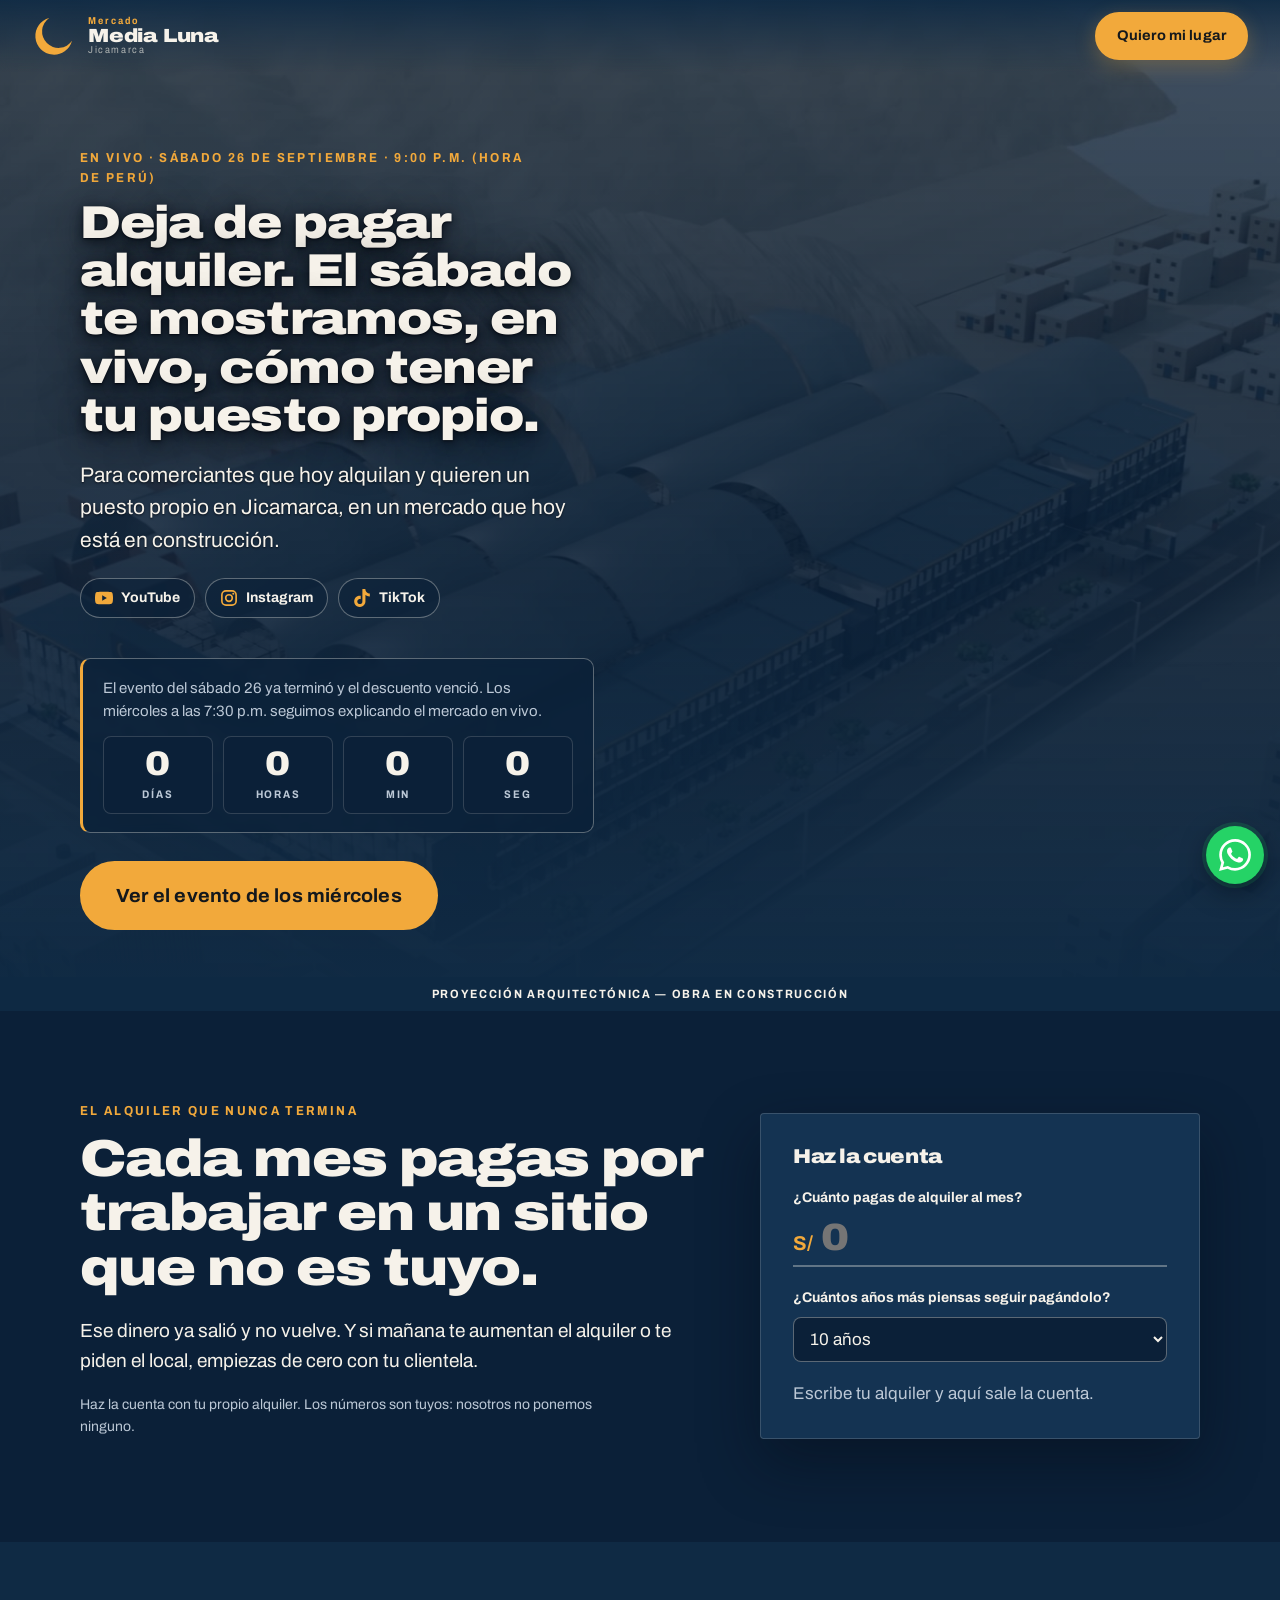
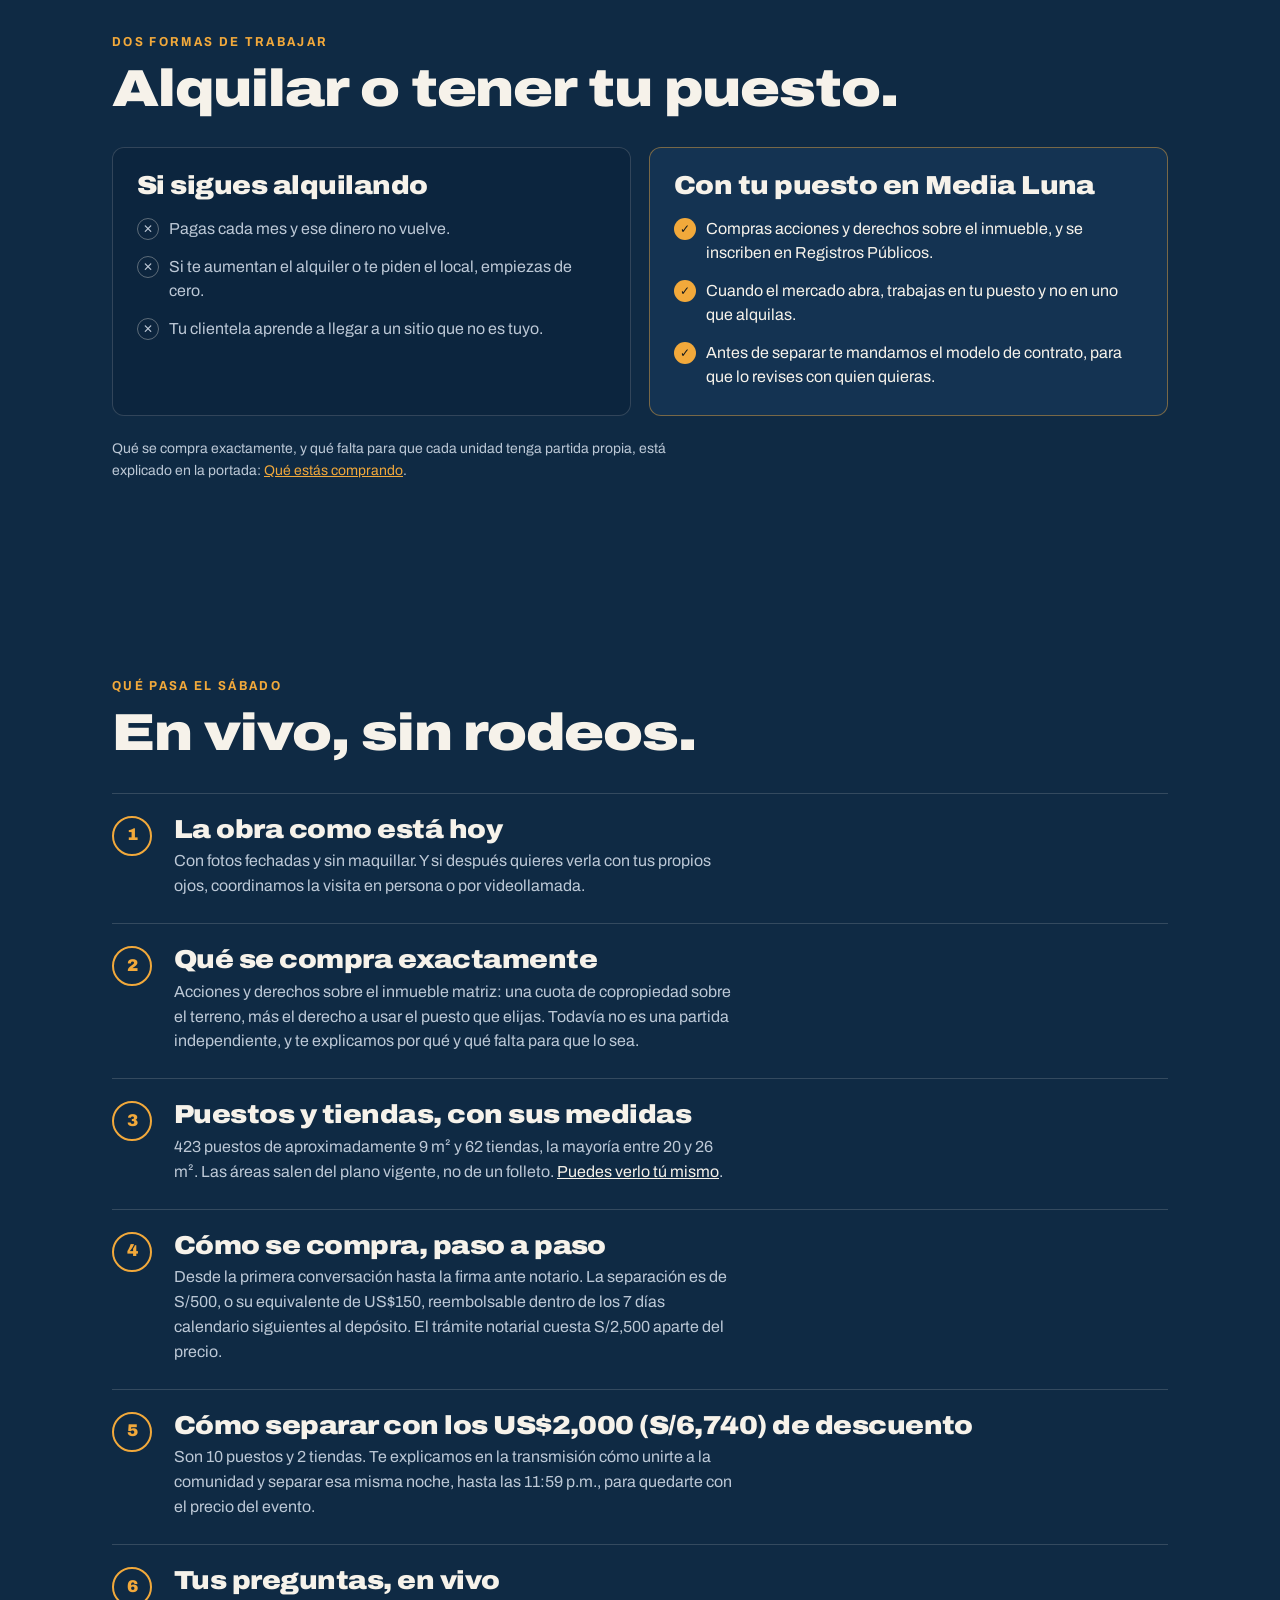
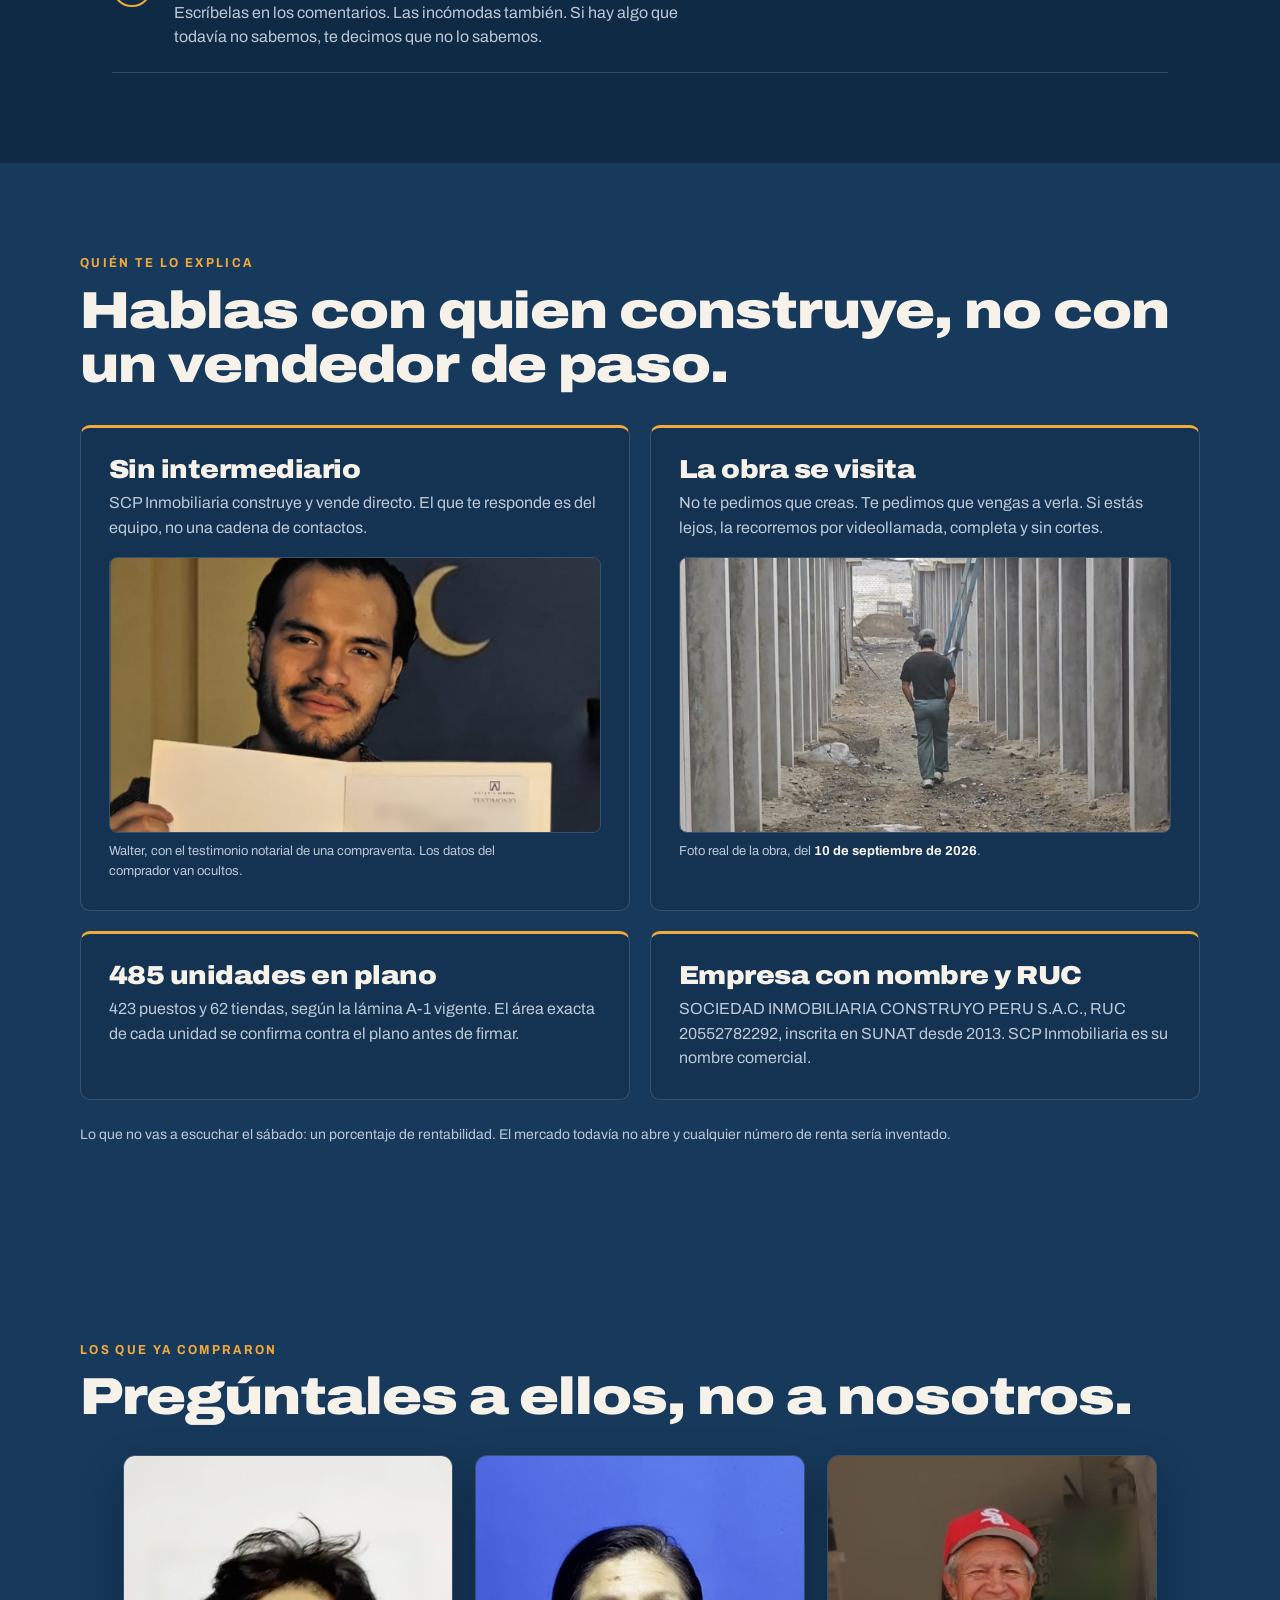
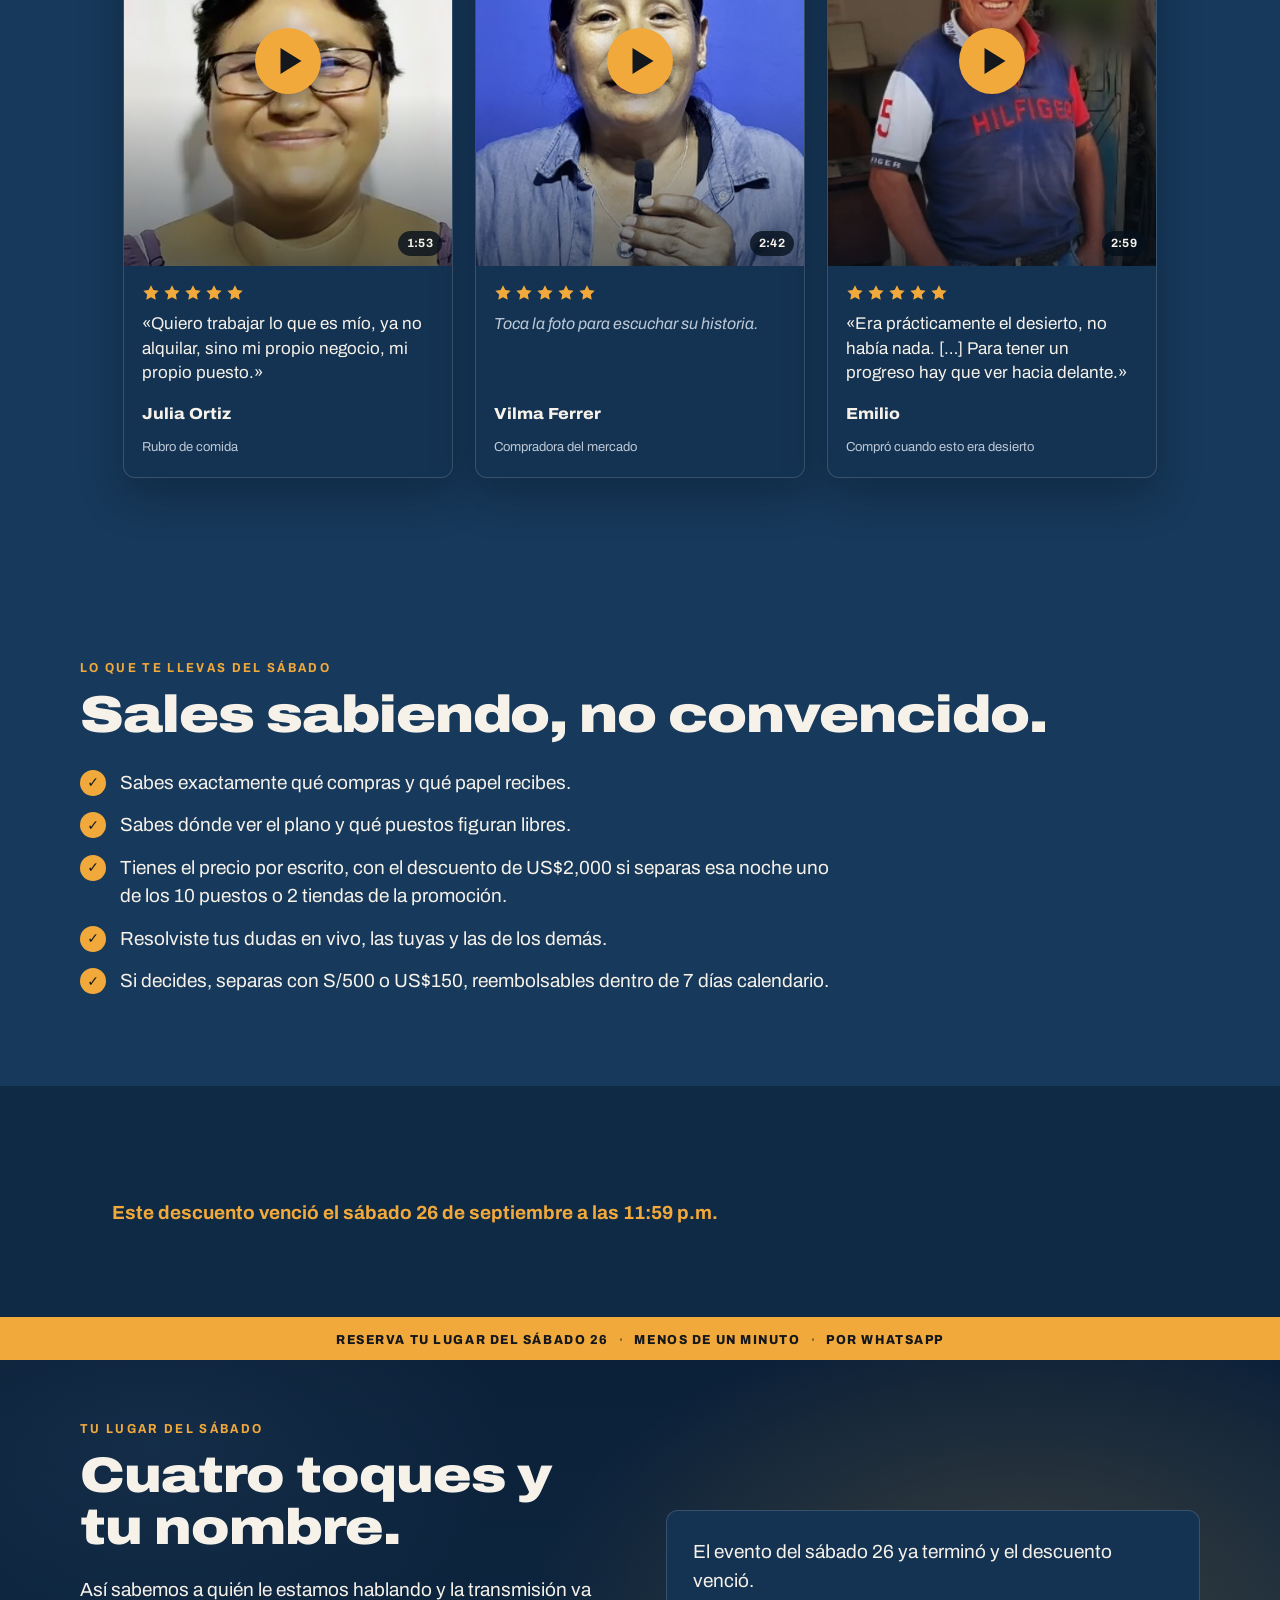
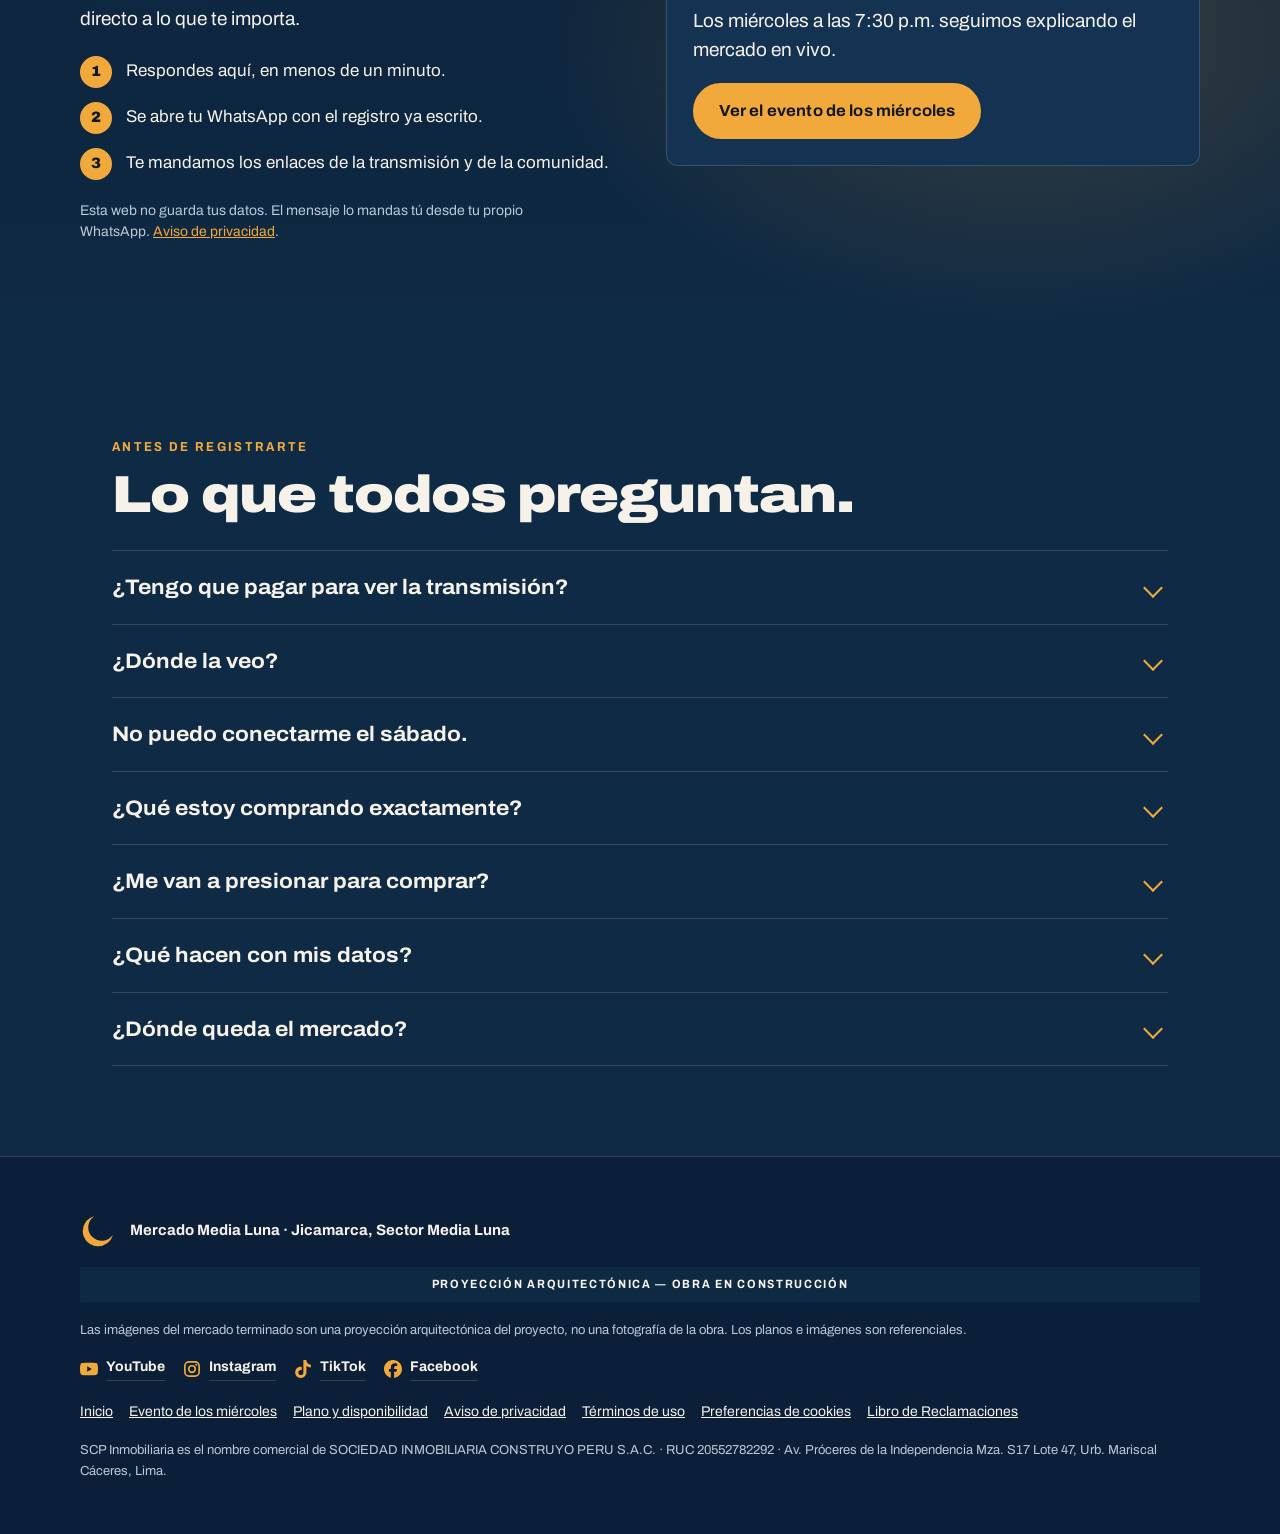
<file: sabado-26.html>
<!DOCTYPE html>
<html lang="es-PE">
<head>
<meta charset="utf-8">
<meta name="viewport" content="width=device-width, initial-scale=1">
<title>En vivo el sábado 26 · Mercado Media Luna</title>
<meta name="description" content="Sábado 26 de septiembre, 9:00 p.m., en vivo por YouTube, Instagram y TikTok: te mostramos el Mercado Media Luna completo. Solo esa noche, para quienes se conecten y se unan a la comunidad, US$2,000 (S/6,740) de descuento en 10 puestos y 2 tiendas.">
<meta name="author" content="SCP Inmobiliaria">
<meta name="theme-color" content="#0F2A44">
<!-- Página de campaña de una sola fecha: no se indexa. Después del sábado 26
     dice sola que el evento terminó (assets/evento.js, fase "terminado"). -->
<meta name="robots" content="noindex, follow">
<link rel="canonical" href="https://mercadomedialuna.com/sabado-26">
<meta property="og:type" content="website">
<meta property="og:locale" content="es_PE">
<meta property="og:site_name" content="Mercado Media Luna">
<meta property="og:title" content="Sábado 26, 9:00 p.m.: el mercado completo en vivo, y US$2,000 (S/6,740) menos en 10 puestos y 2 tiendas esa noche">
<meta property="og:description" content="En vivo por YouTube, Instagram y TikTok. Regístrate en un minuto.">
<meta property="og:url" content="https://mercadomedialuna.com/sabado-26">
<meta property="og:image" content="https://mercadomedialuna.com/assets/hero-ending-v2.jpg">
<meta property="og:image:width" content="1920">
<meta property="og:image:height" content="1080">
<meta property="og:image:alt" content="Proyección arquitectónica del Mercado Media Luna en Jicamarca">
<meta name="twitter:card" content="summary_large_image">
<link rel="icon" href="data:image/svg+xml,%3Csvg xmlns='http://www.w3.org/2000/svg' viewBox='-118 -118 236 236'%3E%3Crect x='-118' y='-118' width='236' height='236' fill='%230F2A44'/%3E%3Cg transform='rotate(-45)'%3E%3Cpath d='M 50.176 -86.5 A 100 100 0 1 0 50.176 86.5 A 88 88 0 1 1 50.176 -86.5 Z' fill='%23F2A93B'/%3E%3C/g%3E%3C/svg%3E">
<link rel="preconnect" href="https://fonts.googleapis.com">
<link rel="preconnect" href="https://fonts.gstatic.com" crossorigin>
<link rel="stylesheet" href="https://fonts.googleapis.com/css2?family=Archivo:wdth,wght@75..125,400;75..125,500;75..125,700;75..125,900&display=swap">
<link rel="stylesheet" href="assets/styles.css?v=7212f274">
<noscript><style>.reveal{opacity:1!important;transform:none!important}</style></noscript>
</head>
<body class="pagina-evento pagina-sabado" data-evento="sabado">
<a class="skip" href="#main">Ir al contenido</a>

<nav class="nav" aria-label="Principal">
  <a class="brand" href="index.html" aria-label="Mercado Media Luna, inicio">
    <span class="brand-mark" aria-hidden="true">
      <svg viewBox="-118 -118 236 236"><g transform="rotate(-45)"><path d="M 50.176 -86.5 A 100 100 0 1 0 50.176 86.5 A 88 88 0 1 1 50.176 -86.5 Z" fill="currentColor"></path></g></svg>
    </span>
    <span class="brand-words">
      <span class="brand-kicker">Mercado</span>
      <span class="brand-name">Media Luna</span>
      <span class="brand-place">Jicamarca</span>
    </span>
  </a>
  <a class="btn btn-ghost nav-cta" href="#registro">Quiero mi lugar</a>
</nav>

<main id="main" tabindex="-1">

  <!-- ============ 1 · PROMESA, FECHA Y OFERTA ============
       A quién va dirigido, fecha exacta, formato y la oferta, todo en la
       primera pantalla. -->
  <header class="ev-hero sab-hero" aria-labelledby="h-ev">
    <div class="ev-hero-inner">

      <!-- El video de introducción va PRIMERO, antes del titular, en todas las
           pantallas, y arranca solo al abrir la página. Intenta sonar; si el
           navegador no lo deja, va sin sonido hasta el primer toque en la
           página (ver evento.js · montarVideoIntro). Se llena desde assets/config.js →
           sabado.videoIntro. Vacío = no aparece. -->
      <div class="sab-video sab-solo-activo" id="sab-video" hidden></div>

      <div class="ev-hero-copy">
        <p class="kicker">En vivo · Sábado 26 de septiembre · 9:00 p.m. (hora de Perú)</p>
        <h1 id="h-ev">Deja de pagar alquiler. El sábado te mostramos, en vivo, cómo tener tu puesto propio.</h1>
        <p class="ev-lead">Para comerciantes que hoy alquilan y quieren un puesto propio en Jicamarca, en un mercado que hoy está en construcción.<span class="sab-solo-activo"> Y solo esa noche, quien se conecte y se una a la comunidad puede separar uno de los <strong>10 puestos o 2 tiendas</strong> de la promoción con <strong>US$2,000 (S/6,740) de descuento</strong>.</span></p>
        <ul class="sab-plataformas" aria-label="Dónde se transmite">
          <li><a href="https://www.youtube.com/@MercadoMediaLuna" rel="noopener" target="_blank"><svg class="red-ico" viewBox="0 0 24 24" aria-hidden="true" focusable="false"><path fill="currentColor" fill-rule="evenodd" d="M23.5 6.2a3 3 0 0 0-2.1-2.1C19.5 3.6 12 3.6 12 3.6s-7.5 0-9.4.5A3 3 0 0 0 .5 6.2 31 31 0 0 0 0 12a31 31 0 0 0 .5 5.8 3 3 0 0 0 2.1 2.1c1.9.5 9.4.5 9.4.5s7.5 0 9.4-.5a3 3 0 0 0 2.1-2.1A31 31 0 0 0 24 12a31 31 0 0 0-.5-5.8ZM9.6 15.6V8.4l6.2 3.6Z"/></svg>YouTube</a></li>
          <li><a href="https://www.instagram.com/mercadomedialuna/" rel="noopener" target="_blank"><svg class="red-ico" viewBox="0 0 24 24" aria-hidden="true" focusable="false"><rect x="2.5" y="2.5" width="19" height="19" rx="5.5" fill="none" stroke="currentColor" stroke-width="2.2"/><circle cx="12" cy="12" r="4.4" fill="none" stroke="currentColor" stroke-width="2.2"/><circle cx="17.7" cy="6.3" r="1.35" fill="currentColor"/></svg>Instagram</a></li>
          <li><a href="https://www.tiktok.com/@mercadomedialuna" rel="noopener" target="_blank"><svg class="red-ico" viewBox="0 0 24 24" aria-hidden="true" focusable="false"><path fill="currentColor" d="M12.53.02c1.31-.02 2.61-.01 3.91-.02.08 1.53.63 3.09 1.75 4.17 1.12 1.11 2.7 1.62 4.24 1.79v4.03c-1.44-.05-2.89-.35-4.2-.97-.57-.26-1.1-.59-1.62-.93-.01 2.92.01 5.84-.02 8.75-.08 1.4-.54 2.79-1.35 3.94-1.31 1.92-3.58 3.17-5.91 3.21-1.43.08-2.86-.31-4.08-1.03-2.02-1.19-3.44-3.37-3.65-5.71-.02-.5-.03-1-.01-1.49.18-1.9 1.12-3.72 2.58-4.96 1.66-1.44 3.98-2.13 6.15-1.72.02 1.48-.04 2.96-.04 4.44-.99-.32-2.15-.23-3.02.37-.63.41-1.11 1.04-1.36 1.75-.21.51-.15 1.07-.14 1.61.24 1.64 1.82 3.02 3.5 2.87 1.12-.01 2.19-.66 2.77-1.61.19-.33.4-.67.41-1.06.1-1.79.06-3.57.07-5.36.01-4.03-.01-8.05.02-12.07Z"/></svg>TikTok</a></li>
        </ul>
      </div>

      <div class="ev-hero-video">
        <!-- La oferta. El precio de lista se muestra con su fecha y SIN tachar:
             se fijó el 23/09/2026 y un tachado se lee como "precio anterior",
             el patrón que INDECOPI sancionó en la Res. 186-2021/CCD. -->
        <div class="sab-precio sab-solo-activo">
          <p class="sab-precio-rotulo">Tu puesto, solo el sábado 26</p>
          <p class="sab-precio-lista">Precio de lista, vigente desde el 23/09/2026: US$ 24,000 · S/ 80,880</p>
          <p class="sab-precio-rotulo-evento">Precio del evento</p>
          <!-- Ley 29571 art. 6: el precio en soles va en caracteres iguales al de dólares -->
          <p class="sab-precio-evento"><span class="sab-precio-num">US$ 22,000</span> <span class="sab-precio-num">S/ 74,140</span></p>
          <p class="sab-precio-ahorro">Descuento del evento: US$ 2,000 · S/ 6,740</p>
          <p class="sab-precio-nota">IGV incluido. No incluye el trámite notarial de S/2,500. Solo 10 puestos y 2 tiendas en esta promoción, para quienes se conecten y se unan a la comunidad, separando hasta las 11:59 p.m. del sábado. <a href="#oferta">Todas las condiciones</a>.</p>
        </div>
      </div>

      <div class="ev-hero-accion">
        <div class="cuenta" id="cuenta" role="group" aria-labelledby="cuenta-rotulo">
          <p class="cuenta-rotulo" id="cuenta-rotulo">Empieza el <strong id="cuenta-fecha">sábado 26 de septiembre</strong>, 9:00 p.m. (hora de Perú)</p>
          <div class="cuenta-bloques" id="cuenta-bloques" aria-hidden="true">
            <div class="cuenta-b"><span class="cuenta-n" data-cuenta="d">0</span><span class="cuenta-t">días</span></div>
            <div class="cuenta-b"><span class="cuenta-n" data-cuenta="h">0</span><span class="cuenta-t">horas</span></div>
            <div class="cuenta-b"><span class="cuenta-n" data-cuenta="m">0</span><span class="cuenta-t">min</span></div>
            <div class="cuenta-b"><span class="cuenta-n" data-cuenta="s">0</span><span class="cuenta-t">seg</span></div>
          </div>
          <p class="sr" id="cuenta-voz"></p>
        </div>
        <div class="ev-cta sab-solo-activo">
          <a class="btn btn-accent btn-grande" href="#registro">Quiero mi lugar el sábado</a>
          <p class="ev-cta-nota">Cuatro preguntas rápidas. Te mandamos por WhatsApp los enlaces de la transmisión y de la comunidad.</p>
        </div>
        <div class="ev-cta sab-solo-fin">
          <a class="btn btn-accent btn-grande" href="evento.html">Ver el evento de los miércoles</a>
        </div>
      </div>

    </div>
    <p class="proyeccion ev-hero-barra" role="note">Proyección arquitectónica — obra en construcción</p>
  </header>

  <!-- ============ 2 · EL PROBLEMA ============ -->
  <section class="sab-dolor" id="alquiler" aria-labelledby="h-dolor">
    <div class="sab-dolor-inner">
      <div class="sab-dolor-copy reveal">
        <p class="kicker">El alquiler que nunca termina</p>
        <h2 id="h-dolor">Cada mes pagas por trabajar en un sitio que no es tuyo.</h2>
        <p>Ese dinero ya salió y no vuelve. Y si mañana te aumentan el alquiler o te piden el local, empiezas de cero con tu clientela.</p>
        <p class="small">Haz la cuenta con tu propio alquiler. Los números son tuyos: nosotros no ponemos ninguno.</p>
      </div>
      <form class="calc sab-calc reveal" id="sab-calc" aria-labelledby="h-sab-calc">
        <h3 id="h-sab-calc" class="calc-title">Haz la cuenta</h3>
        <div class="field">
          <label for="sab-monto">¿Cuánto pagas de alquiler al mes?</label>
          <div class="money"><span aria-hidden="true">S/</span>
            <input id="sab-monto" name="monto" type="number" inputmode="numeric" min="0" step="10" placeholder="0" autocomplete="off">
          </div>
        </div>
        <div class="field">
          <label for="sab-anios">¿Cuántos años más piensas seguir pagándolo?</label>
          <select id="sab-anios" name="anios">
            <option value="5">5 años</option>
            <option value="10" selected>10 años</option>
            <option value="15">15 años</option>
            <option value="20">20 años</option>
          </select>
        </div>
        <p class="sab-calc-res" id="sab-calc-res" aria-live="polite">Escribe tu alquiler y aquí sale la cuenta.</p>
      </form>
    </div>
  </section>

  <!-- ============ 3 · LA COMPARACIÓN ============ -->
  <section class="sab-compara" id="comparacion" aria-labelledby="h-compara">
    <div class="sab-compara-head reveal">
      <p class="kicker">Dos formas de trabajar</p>
      <h2 id="h-compara">Alquilar o tener tu puesto.</h2>
    </div>
    <div class="sab-compara-grid">
      <article class="sab-col sab-col-antes reveal">
        <h3>Si sigues alquilando</h3>
        <ul>
          <li>Pagas cada mes y ese dinero no vuelve.</li>
          <li>Si te aumentan el alquiler o te piden el local, empiezas de cero.</li>
          <li>Tu clientela aprende a llegar a un sitio que no es tuyo.</li>
        </ul>
      </article>
      <article class="sab-col sab-col-despues reveal">
        <h3>Con tu puesto en Media Luna</h3>
        <ul>
          <li>Compras acciones y derechos sobre el inmueble, y se inscriben en Registros Públicos.</li>
          <li>Cuando el mercado abra, trabajas en tu puesto y no en uno que alquilas.</li>
          <li>Antes de separar te mandamos el modelo de contrato, para que lo revises con quien quieras.</li>
        </ul>
      </article>
    </div>
    <p class="nota reveal">Qué se compra exactamente, y qué falta para que cada unidad tenga partida propia, está explicado en la portada: <a href="index.html#que-compras">Qué estás comprando</a>.</p>
  </section>

  <!-- ============ 4 · QUÉ PASA EL SÁBADO ============ -->
  <section class="ev-agenda" id="agenda" aria-labelledby="h-agenda">
    <div class="ev-agenda-head reveal">
      <p class="kicker">Qué pasa el sábado</p>
      <h2 id="h-agenda">En vivo, sin rodeos.</h2>
    </div>
    <ol class="agenda-list">
      <li class="agenda-item reveal">
        <h3>La obra como está hoy</h3>
        <p>Con fotos fechadas y sin maquillar. Y si después quieres verla con tus propios ojos, coordinamos la visita en persona o por videollamada.</p>
      </li>
      <li class="agenda-item reveal">
        <h3>Qué se compra exactamente</h3>
        <p>Acciones y derechos sobre el inmueble matriz: una cuota de copropiedad sobre el terreno, más el derecho a usar el puesto que elijas. Todavía no es una partida independiente, y te explicamos por qué y qué falta para que lo sea.</p>
      </li>
      <li class="agenda-item reveal">
        <h3>Puestos y tiendas, con sus medidas</h3>
        <p>423 puestos de aproximadamente 9 m² y 62 tiendas, la mayoría entre 20 y 26 m². Las áreas salen del plano vigente, no de un folleto. <a href="planos.html">Puedes verlo tú mismo</a>.</p>
      </li>
      <li class="agenda-item reveal">
        <h3>Cómo se compra, paso a paso</h3>
        <p>Desde la primera conversación hasta la firma ante notario. La separación es de S/500, o su equivalente de US$150, reembolsable dentro de los 7 días calendario siguientes al depósito. El trámite notarial cuesta S/2,500 aparte del precio.</p>
      </li>
      <li class="agenda-item reveal">
        <h3>Cómo separar con los US$2,000 (S/6,740) de descuento</h3>
        <p>Son 10 puestos y 2 tiendas. Te explicamos en la transmisión cómo unirte a la comunidad y separar esa misma noche, hasta las 11:59 p.m., para quedarte con el precio del evento.</p>
      </li>
      <li class="agenda-item reveal">
        <h3>Tus preguntas, en vivo</h3>
        <p>Escríbelas en los comentarios. Las incómodas también. Si hay algo que todavía no sabemos, te decimos que no lo sabemos.</p>
      </li>
    </ol>
  </section>

  <!-- ============ 5 · QUIÉN LO CONSTRUYE ============ -->
  <section class="ev-valor" id="valor" aria-labelledby="h-valor">
    <div class="ev-valor-head reveal">
      <p class="kicker">Quién te lo explica</p>
      <h2 id="h-valor">Hablas con quien construye, no con un vendedor de paso.</h2>
    </div>
    <div class="valor-grid">
      <article class="valor-card reveal">
        <h3>Sin intermediario</h3>
        <p>SCP Inmobiliaria construye y vende directo. El que te responde es del equipo, no una cadena de contactos.</p>
        <!-- foto entregada por Patriccio el 25/09/2026. El testimonio notarial es de
             una venta real: se difuminaron los nombres, el DNI y los números del
             instrumento; solo queda el membrete de la notaría. -->
        <img class="valor-foto" src="assets/walter-documentos.jpg" alt="Walter, de SCP Inmobiliaria, sosteniendo el testimonio notarial de una compraventa de acciones y derechos" width="1280" height="720" loading="lazy" decoding="async">
        <p class="valor-foto-pie">Walter, con el testimonio notarial de una compraventa. Los datos del comprador van ocultos.</p>
      </article>
      <article class="valor-card reveal">
        <h3>La obra se visita</h3>
        <p>No te pedimos que creas. Te pedimos que vengas a verla. Si estás lejos, la recorremos por videollamada, completa y sin cortes.</p>
        <img class="valor-foto" src="assets/obra-03-columnas.jpg" alt="Uno de los pasajes del Mercado Media Luna con las columnas de concreto ya levantadas" width="608" height="608" loading="lazy" decoding="async">
        <p class="valor-foto-pie">Foto real de la obra, del <time class="obra-fecha" datetime="2026-09-10">10 de septiembre de 2026</time>.</p>
      </article>
      <article class="valor-card reveal">
        <h3>485 unidades en plano</h3>
        <p>423 puestos y 62 tiendas, según la lámina A-1 vigente. El área exacta de cada unidad se confirma contra el plano antes de firmar.</p>
      </article>
      <article class="valor-card reveal">
        <h3>Empresa con nombre y RUC</h3>
        <p>SOCIEDAD INMOBILIARIA CONSTRUYO PERU S.A.C., RUC 20552782292, inscrita en SUNAT desde 2013. SCP Inmobiliaria es su nombre comercial.</p>
      </article>
    </div>
    <p class="nota reveal">Lo que no vas a escuchar el sábado: un porcentaje de rentabilidad. El mercado todavía no abre y cualquier número de renta sería inventado.</p>
  </section>

  <!-- ============ 6 · LOS QUE YA COMPRARON ============ -->
  <section class="testimonios" id="testimonios" aria-labelledby="h-testi">
    <div class="testi-head reveal">
      <p class="kicker">Los que ya compraron</p>
      <h2 id="h-testi">Pregúntales a ellos, no a nosotros.</h2>
    </div>
    <div class="tgrid" id="testi-rail" role="list"></div>
    <p class="testi-aviso pend reveal" hidden>[PENDIENTE: autorización de imagen del comprador que aparece en el video]</p>
  </section>

  <!-- ============ 7 · LO QUE TE LLEVAS ============ -->
  <section class="sab-llevas" id="llevas" aria-labelledby="h-llevas">
    <div class="sab-llevas-inner reveal">
      <p class="kicker">Lo que te llevas del sábado</p>
      <h2 id="h-llevas">Sales sabiendo, no convencido.</h2>
      <ul class="sab-check">
        <li>Sabes exactamente qué compras y qué papel recibes.</li>
        <li>Sabes dónde ver el plano y qué puestos figuran libres.</li>
        <li>Tienes el precio por escrito, con el descuento de US$2,000 si separas esa noche uno de los 10 puestos o 2 tiendas de la promoción.</li>
        <li>Resolviste tus dudas en vivo, las tuyas y las de los demás.</li>
        <li>Si decides, separas con S/500 o US$150, reembolsables dentro de 7 días calendario.</li>
      </ul>
    </div>
  </section>

  <!-- ============ 8 · LA OFERTA, CON TODAS SUS CONDICIONES ============
       Ley 29571: la promoción dice cuánto, sobre qué precio, hasta cuándo y
       con qué restricciones, en soles y en dólares. Fuente:
       00-fuente-de-verdad/precios-vigentes.md (§ precios y §2b descuento). -->
  <section class="sab-oferta" id="oferta" aria-labelledby="h-oferta">
    <div class="sab-oferta-head reveal sab-solo-activo">
      <p class="kicker">10 puestos y 2 tiendas · Solo para quienes se conecten el sábado 26 y se unan a la comunidad</p>
      <h2 id="h-oferta">US$2,000 (S/6,740) menos en tu puesto o tienda, solo esa noche.</h2>
    </div>
    <div class="sab-oferta-grid sab-solo-activo">
      <article class="sab-prod reveal">
        <h3>Puesto interior</h3>
        <p class="sab-prod-area">Aproximadamente 9 m², dentro de la nave · <strong>10 en esta promoción</strong></p>
        <dl>
          <div><dt>Precio de lista (desde el 23/09/2026)</dt><dd>US$ 24,000 · S/ 80,880</dd></div>
          <div class="sab-prod-evento"><dt>Precio del evento</dt><dd>US$ 22,000 · S/ 74,140</dd></div>
        </dl>
        <p class="sab-prod-nota">IGV incluido. No incluye el trámite notarial de S/2,500.</p>
      </article>
      <article class="sab-prod reveal">
        <h3>Tienda sobre avenida</h3>
        <p class="sab-prod-area">Aproximadamente 22 m², con frente a la calle · <strong>2 en esta promoción</strong></p>
        <dl>
          <div><dt>Precio de lista (desde el 23/09/2026)</dt><dd>US$ 75,000 · S/ 252,750</dd></div>
          <div class="sab-prod-evento"><dt>Precio del evento</dt><dd>US$ 73,000 · S/ 246,010</dd></div>
        </dl>
        <p class="sab-prod-nota">IGV incluido. No incluye el trámite notarial de S/2,500. Las tiendas de otro metraje no entran en esta promoción.</p>
      </article>
    </div>
    <div class="sab-condiciones reveal sab-solo-activo">
      <h3>Condiciones</h3>
      <ul>
        <li>Vale solo para quienes asistan a la transmisión del sábado 26 de septiembre de 2026, se unan a la comunidad de Mercado Media Luna y separen hasta las 11:59 p.m. de ese día, hora de Perú. El enlace de la comunidad te lo mandamos por WhatsApp al registrarte.</li>
        <li>Unidades en esta promoción: 10 puestos y 2 tiendas de aproximadamente 22 m², hasta agotarlas.</li>
        <li>Cuenta como separado si nos mandas por WhatsApp, antes de las 11:59 p.m. del sábado 26, la constancia del depósito de la separación.</li>
        <li>El precio del evento se mantiene por 7 días calendario desde la separación: la firma tiene que hacerse dentro de ese plazo.</li>
        <li>Uno por persona. No se suma a otros descuentos.</li>
        <li>Precios con IGV incluido. No incluyen el trámite notarial de S/2,500.</li>
        <li>La separación es de S/500 o US$150, reembolsable dentro de los 7 días calendario siguientes al depósito.</li>
        <li>Desde el domingo 27 de septiembre, el puesto vuelve a su precio de lista, hoy US$24,000, que rige hasta completar la venta de 10 puestos más.</li>
        <li>Tipo de cambio referencial S/3.37 al 23/09/2026 (BCRP).</li>
      </ul>
    </div>
    <div class="ev-cta ev-cta-centro reveal sab-solo-activo">
      <a class="btn btn-accent btn-grande" href="#registro">Quiero mi lugar el sábado</a>
    </div>
    <p class="sab-vencido sab-solo-fin">Este descuento venció el sábado 26 de septiembre a las 11:59 p.m.</p>
  </section>

  <!-- ============ 9 · REGISTRO ============ -->
  <section class="hablemos" id="registro" aria-labelledby="h-registro">
    <p class="hablemos-cinta"><span>Reserva tu lugar del sábado 26</span><span>Menos de un minuto</span><span>Por WhatsApp</span></p>
    <div class="hablemos-inner">
      <div class="hablemos-copy reveal">
        <p class="kicker">Tu lugar del sábado</p>
        <h2 id="h-registro">Cuatro toques y tu nombre.</h2>
        <p>Así sabemos a quién le estamos hablando y la transmisión va directo a lo que te importa.</p>
        <ol class="hablemos-pasos">
          <li>Respondes aquí, en menos de un minuto.</li>
          <li>Se abre tu WhatsApp con el registro ya escrito.</li>
          <li>Te mandamos los enlaces de la transmisión y de la comunidad.</li>
        </ol>
        <p class="small">Esta web no guarda tus datos. El mensaje lo mandas tú desde tu propio WhatsApp. <a href="privacidad.html">Aviso de privacidad</a>.</p>
      </div>

      <div class="chat reveal sab-solo-activo" id="chat" role="region" aria-labelledby="chat-titulo">
        <div class="chat-head">
          <span class="chat-avatar" aria-hidden="true"><svg viewBox="-118 -118 236 236"><g transform="rotate(-45)"><path d="M 50.176 -86.5 A 100 100 0 1 0 50.176 86.5 A 88 88 0 1 1 50.176 -86.5 Z" fill="currentColor"></path></g></svg></span>
          <div class="chat-id">
            <p class="chat-titulo" id="chat-titulo">Registro del sábado 26</p>
            <p class="chat-paso">Preguntas rápidas</p>
          </div>
          <button type="button" class="chat-atras" hidden>Atrás</button>
        </div>
        <div class="chat-barra" aria-hidden="true"><i></i></div>
        <div class="chat-log" role="log" aria-live="polite" aria-label="Conversación"></div>
        <div class="chat-zona"></div>
        <noscript><p class="chat-noscript">Para registrarte aquí necesitas JavaScript. <a href="https://wa.me/51992755150">Escríbenos por WhatsApp</a>.</p></noscript>
      </div>
      <div class="sab-terminado sab-solo-fin">
        <p>El evento del sábado 26 ya terminó y el descuento venció.</p>
        <p>Los miércoles a las 7:30 p.m. seguimos explicando el mercado en vivo.</p>
        <a class="btn btn-accent" href="evento.html">Ver el evento de los miércoles</a>
      </div>
    </div>
  </section>

  <!-- ============ 10 · PREGUNTAS ============ -->
  <section class="faq" id="preguntas" aria-labelledby="h-faq">
    <p class="kicker reveal">Antes de registrarte</p>
    <h2 id="h-faq" class="reveal">Lo que todos preguntan.</h2>
    <div class="faq-list">
      <details class="reveal"><summary>¿Tengo que pagar para ver la transmisión?</summary>
        <div class="faq-body"><p>No. Es en vivo y abierta en YouTube, Instagram y TikTok. Solo necesitas conexión a internet.</p></div></details>
      <details class="reveal"><summary>¿Dónde la veo?</summary>
        <div class="faq-body"><p>En los perfiles de Mercado Media Luna: <a href="https://www.youtube.com/@MercadoMediaLuna" rel="noopener" target="_blank">YouTube</a>, <a href="https://www.instagram.com/mercadomedialuna/" rel="noopener" target="_blank">Instagram</a> y <a href="https://www.tiktok.com/@mercadomedialuna" rel="noopener" target="_blank">TikTok</a>. Al registrarte te mandamos los enlaces directos por WhatsApp.</p></div></details>
      <details class="reveal sab-solo-activo"><summary>¿Cómo funciona el descuento?</summary>
        <div class="faq-body"><p>Son US$2,000 (S/6,740) menos sobre el precio de lista de tu puesto o tienda: son 10 puestos a <strong>US$ 22,000 · S/ 74,140</strong> y 2 tiendas de aproximadamente 22 m² a <strong>US$ 73,000 · S/ 246,010</strong>, con IGV incluido y sin el trámite notarial de S/2,500, que se paga aparte. Vale solo para quienes se conecten el sábado 26, se unan a la comunidad de Mercado Media Luna y separen hasta las 11:59 p.m. de ese día, mandando por WhatsApp la constancia del depósito. El precio se mantiene 7 días calendario para firmar. Uno por persona y no se suma a otros descuentos. El enlace de la comunidad te lo mandamos por WhatsApp al registrarte, y en la transmisión te explicamos cómo separar.</p></div></details>
      <details class="reveal"><summary>No puedo conectarme el sábado.</summary>
        <div class="faq-body"><p>El descuento es solo para quienes se conecten esa noche y se unan a la comunidad. Si no puedes, los miércoles a las 7:30 p.m. explicamos el mercado en vivo, aunque sin este descuento: <a href="evento.html">evento de los miércoles</a>.</p></div></details>
      <details class="reveal"><summary>¿Qué estoy comprando exactamente?</summary>
        <div class="faq-body"><p>Acciones y derechos sobre el inmueble matriz: una cuota de copropiedad sobre el terreno, junto con el derecho a usar el puesto o la tienda que elijas, en los términos del contrato. Todavía no es una propiedad independizada con su propia partida. <a href="index.html#que-compras">Lo explicamos completo aquí</a>.</p></div></details>
      <details class="reveal"><summary>¿Me van a presionar para comprar?</summary>
        <div class="faq-body"><p>No. Antes de que pagues algo te explicamos por escrito qué estás comprando, y la separación tiene 7 días calendario para arrepentirte.</p></div></details>
      <details class="reveal"><summary>¿Qué hacen con mis datos?</summary>
        <div class="faq-body"><p>Esta web no los guarda. El registro arma un mensaje y lo mandas tú desde tu WhatsApp. A partir de ahí conversamos por ahí, como con cualquier contacto. Está todo en el <a href="privacidad.html">aviso de privacidad</a>.</p></div></details>
      <details class="reveal"><summary>¿Dónde queda el mercado?</summary>
        <div class="faq-body"><p>En Jicamarca, Sector Media Luna.</p></div></details>
    </div>
    <div class="ev-cta ev-cta-centro reveal sab-solo-activo">
      <a class="btn btn-accent btn-grande" href="#registro">Quiero mi lugar el sábado</a>
    </div>
  </section>
</main>

<footer class="pie">
  <div class="pie-top">
    <span class="brand-mark pie-mark" aria-hidden="true">
      <svg viewBox="-118 -118 236 236"><g transform="rotate(-45)"><path d="M 50.176 -86.5 A 100 100 0 1 0 50.176 86.5 A 88 88 0 1 1 50.176 -86.5 Z" fill="currentColor"></path></g></svg>
    </span>
    <p class="pie-lema">Mercado Media Luna · Jicamarca, Sector Media Luna</p>
  </div>
  <p class="proyeccion proyeccion-pie">Proyección arquitectónica — obra en construcción</p>
  <p class="pie-nota">Las imágenes del mercado terminado son una proyección arquitectónica del proyecto, no una fotografía de la obra. Los planos e imágenes son referenciales.</p>
  <ul class="pie-redes">
    <li><a href="https://www.youtube.com/@MercadoMediaLuna" rel="noopener me" target="_blank"><svg class="red-ico" viewBox="0 0 24 24" aria-hidden="true" focusable="false"><path fill="currentColor" fill-rule="evenodd" d="M23.5 6.2a3 3 0 0 0-2.1-2.1C19.5 3.6 12 3.6 12 3.6s-7.5 0-9.4.5A3 3 0 0 0 .5 6.2 31 31 0 0 0 0 12a31 31 0 0 0 .5 5.8 3 3 0 0 0 2.1 2.1c1.9.5 9.4.5 9.4.5s7.5 0 9.4-.5a3 3 0 0 0 2.1-2.1A31 31 0 0 0 24 12a31 31 0 0 0-.5-5.8ZM9.6 15.6V8.4l6.2 3.6Z"/></svg><span class="red-nombre">YouTube</span></a></li>
    <li><a href="https://www.instagram.com/mercadomedialuna/" rel="noopener me" target="_blank"><svg class="red-ico" viewBox="0 0 24 24" aria-hidden="true" focusable="false"><rect x="2.5" y="2.5" width="19" height="19" rx="5.5" fill="none" stroke="currentColor" stroke-width="2.2"/><circle cx="12" cy="12" r="4.4" fill="none" stroke="currentColor" stroke-width="2.2"/><circle cx="17.7" cy="6.3" r="1.35" fill="currentColor"/></svg><span class="red-nombre">Instagram</span></a></li>
    <li><a href="https://www.tiktok.com/@mercadomedialuna" rel="noopener me" target="_blank"><svg class="red-ico" viewBox="0 0 24 24" aria-hidden="true" focusable="false"><path fill="currentColor" d="M12.53.02c1.31-.02 2.61-.01 3.91-.02.08 1.53.63 3.09 1.75 4.17 1.12 1.11 2.7 1.62 4.24 1.79v4.03c-1.44-.05-2.89-.35-4.2-.97-.57-.26-1.1-.59-1.62-.93-.01 2.92.01 5.84-.02 8.75-.08 1.4-.54 2.79-1.35 3.94-1.31 1.92-3.58 3.17-5.91 3.21-1.43.08-2.86-.31-4.08-1.03-2.02-1.19-3.44-3.37-3.65-5.71-.02-.5-.03-1-.01-1.49.18-1.9 1.12-3.72 2.58-4.96 1.66-1.44 3.98-2.13 6.15-1.72.02 1.48-.04 2.96-.04 4.44-.99-.32-2.15-.23-3.02.37-.63.41-1.11 1.04-1.36 1.75-.21.51-.15 1.07-.14 1.61.24 1.64 1.82 3.02 3.5 2.87 1.12-.01 2.19-.66 2.77-1.61.19-.33.4-.67.41-1.06.1-1.79.06-3.57.07-5.36.01-4.03-.01-8.05.02-12.07Z"/></svg><span class="red-nombre">TikTok</span></a></li>
    <li><a href="https://www.facebook.com/profile.php?id=61573313321939" rel="noopener me" target="_blank"><svg class="red-ico" viewBox="0 0 24 24" aria-hidden="true" focusable="false"><path fill="currentColor" d="M9.1 23.69v-7.98H6.63v-3.67H9.1v-1.58c0-4.09 1.85-5.98 5.86-5.98.4 0 .95.04 1.47.1.39.05.77.11 1.14.2v3.32a8.6 8.6 0 0 0-.65-.03 26.8 26.8 0 0 0-.73-.01c-.71 0-1.26.1-1.68.31-.28.14-.52.35-.68.62-.26.42-.37 1-.37 1.75v1.3h3.92l-.39 2.1-.29 1.56h-3.24v8.25C19.4 23.24 24 18.18 24 12.04 24 5.42 18.63.04 12 .04S0 5.42 0 12.04c0 5.63 3.87 10.35 9.1 11.65Z"/></svg><span class="red-nombre">Facebook</span></a></li>
  </ul>
  <ul class="pie-links">
    <li><a href="index.html">Inicio</a></li>
    <li><a href="evento.html">Evento de los miércoles</a></li>
    <li><a href="planos.html">Plano y disponibilidad</a></li>
    <li><a href="privacidad.html">Aviso de privacidad</a></li>
    <li><a href="terminos.html">Términos de uso</a></li>
    <li><a href="privacidad.html#cookies" data-preferencias-cookies>Preferencias de cookies</a></li>
    <li><a href="libro-de-reclamaciones.html">Libro de Reclamaciones</a></li>
  </ul>
  <p class="pie-legal">SCP Inmobiliaria es el nombre comercial de SOCIEDAD INMOBILIARIA CONSTRUYO PERU S.A.C. · RUC 20552782292 · Av. Próceres de la Independencia Mza. S17 Lote 47, Urb. Mariscal Cáceres, Lima.</p>
</footer>

<a class="wa-float" data-wa href="#registro" aria-label="Escríbeme por WhatsApp">
  <svg viewBox="0 0 24 24" aria-hidden="true" width="32" height="32"><path fill="currentColor" d="M17.472 14.382c-.297-.149-1.758-.867-2.03-.967-.273-.099-.471-.148-.67.15-.197.297-.767.966-.94 1.164-.173.199-.347.223-.644.075-.297-.15-1.255-.463-2.39-1.475-.883-.788-1.48-1.761-1.653-2.059-.173-.297-.018-.458.13-.606.134-.133.298-.347.446-.52.149-.174.198-.298.298-.497.099-.198.05-.371-.025-.52-.075-.149-.669-1.612-.916-2.207-.242-.579-.487-.5-.669-.51a12.8 12.8 0 0 0-.57-.01c-.198 0-.52.074-.792.372-.272.297-1.04 1.016-1.04 2.479 0 1.462 1.065 2.875 1.213 3.074.149.198 2.096 3.2 5.077 4.487.709.306 1.262.489 1.694.625.712.227 1.36.195 1.872.118.571-.085 1.758-.719 2.006-1.413.248-.694.248-1.289.173-1.413-.074-.124-.272-.198-.57-.347m-5.421 7.403h-.004a9.87 9.87 0 0 1-5.031-1.378l-.361-.214-3.741.982.998-3.648-.235-.374a9.86 9.86 0 0 1-1.51-5.26c.001-5.45 4.436-9.884 9.888-9.884 2.64 0 5.122 1.03 6.988 2.898a9.825 9.825 0 0 1 2.893 6.994c-.003 5.45-4.437 9.884-9.885 9.884m8.413-18.297A11.815 11.815 0 0 0 12.05 0C5.495 0 .16 5.335.157 11.892c0 2.096.547 4.142 1.588 5.945L.057 24l6.305-1.654a11.882 11.882 0 0 0 5.683 1.448h.005c6.554 0 11.89-5.335 11.893-11.893a11.821 11.821 0 0 0-3.48-8.413"/></svg>
</a>

<script src="assets/config.js?v=7212f274"></script>
<script src="assets/testimonios.js?v=7212f274"></script>
<script src="assets/medicion.js?v=7212f274"></script>
<script src="assets/evento.js?v=7212f274"></script>
</body>
</html>
</file>
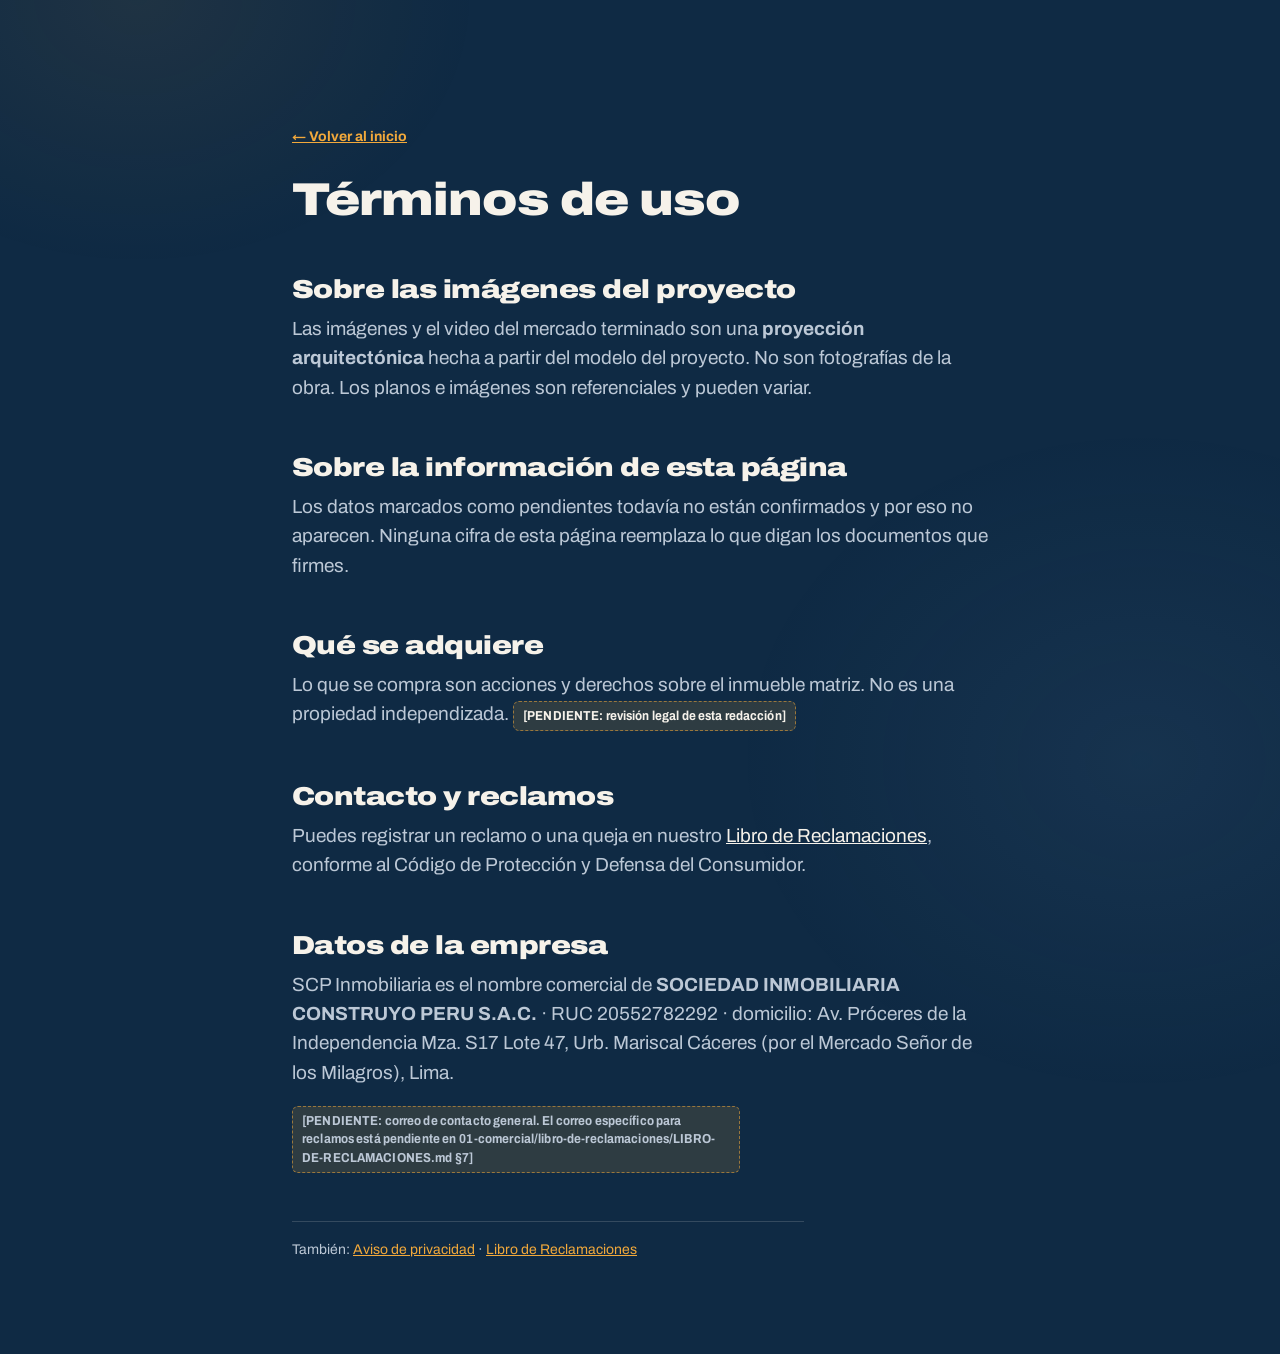
<file: terminos.html>
<!DOCTYPE html>
<html lang="es-PE">
<head>
<meta charset="utf-8">
<meta name="viewport" content="width=device-width, initial-scale=1">
<title>Términos de uso · Mercado Media Luna</title>
<meta name="description" content="Términos de uso del sitio de Mercado Media Luna, SCP Inmobiliaria.">
<meta name="theme-color" content="#0F2A44">
<meta name="robots" content="noindex, follow">
<link rel="icon" href="data:image/svg+xml,%3Csvg xmlns='http://www.w3.org/2000/svg' viewBox='-118 -118 236 236'%3E%3Crect x='-118' y='-118' width='236' height='236' fill='%230F2A44'/%3E%3Cg transform='rotate(-45)'%3E%3Cpath d='M 50.176 -86.5 A 100 100 0 1 0 50.176 86.5 A 88 88 0 1 1 50.176 -86.5 Z' fill='%23F2A93B'/%3E%3C/g%3E%3C/svg%3E">
<link rel="preconnect" href="https://fonts.googleapis.com">
<link rel="preconnect" href="https://fonts.gstatic.com" crossorigin>
<link rel="stylesheet" href="https://fonts.googleapis.com/css2?family=Archivo:wdth,wght@75..125,400;75..125,700;75..125,900&display=swap">
<link rel="stylesheet" href="assets/styles.css?v=7212f274">
<style>
.doc{ max-width:760px; margin:0 auto; padding:120px var(--gutter) 80px }
.doc h1{ font-size:clamp(30px,5vw,46px); margin-bottom:.5em }
.doc h2{ font-size:clamp(20px,2.4vw,26px); margin-top:2em }
.doc p,.doc li{ color:var(--text-secondary) }
.volver{ display:inline-block; margin-bottom:28px; color:var(--accent); font-weight:700; font-size:14px }
.doc-otros{ margin-top:2.5em; padding-top:1.2em; border-top:1px solid var(--rule); font-size:14px }
.doc-otros a{ color:var(--accent) }
</style>
</head>
<body>
<a class="skip" href="#main">Ir al contenido</a>
<main id="main" tabindex="-1" class="doc">
  <a class="volver" href="index.html">← Volver al inicio</a>
  <h1>Términos de uso</h1>

  <h2>Sobre las imágenes del proyecto</h2>
  <p>Las imágenes y el video del mercado terminado son una <strong>proyección arquitectónica</strong> hecha a partir del modelo del proyecto. No son fotografías de la obra. Los planos e imágenes son referenciales y pueden variar.</p>

  <h2>Sobre la información de esta página</h2>
  <p>Los datos marcados como pendientes todavía no están confirmados y por eso no aparecen. Ninguna cifra de esta página reemplaza lo que digan los documentos que firmes.</p>

  <h2>Qué se adquiere</h2>
  <p>Lo que se compra son acciones y derechos sobre el inmueble matriz. No es una propiedad independizada. <span class="pend">[PENDIENTE: revisión legal de esta redacción]</span></p>

  <h2>Contacto y reclamos</h2>
  <p>Puedes registrar un reclamo o una queja en nuestro <a href="libro-de-reclamaciones.html">Libro de Reclamaciones</a>, conforme al Código de Protección y Defensa del Consumidor.</p>

  <h2>Datos de la empresa</h2>
  <p>SCP Inmobiliaria es el nombre comercial de <strong>SOCIEDAD INMOBILIARIA CONSTRUYO PERU S.A.C.</strong> · RUC 20552782292 · domicilio: Av. Próceres de la Independencia Mza. S17 Lote 47, Urb. Mariscal Cáceres (por el Mercado Señor de los Milagros), Lima.</p>
  <p class="pend">[PENDIENTE: correo de contacto general. El correo específico para reclamos está pendiente en 01-comercial/libro-de-reclamaciones/LIBRO-DE-RECLAMACIONES.md §7]</p>
  <p class="doc-otros">También: <a href="privacidad.html">Aviso de privacidad</a> · <a href="libro-de-reclamaciones.html">Libro de Reclamaciones</a></p>
</main>
</body>
</html>
</file>
<file: assets/styles.css>
/* =========================================================================
   Mercado Media Luna — hoja de estilos
   Identidad: 02-marketing/marca/ARQUITECTURA-DE-MARCA-MML.md §3
   Regla innegociable: el ámbar nunca es letra sobre fondo claro.
   ========================================================================= */

:root{
  --canvas:#0F2A44;
  --canvas-deep:#0B2038;
  --panel:#143352;
  --panel-2:#17395B;
  --accent:#F2A93B;
  --accent-hover:#FFC163;
  --accent-muted:rgba(242,169,59,.22);
  --text-primary:#F6F2EA;
  --text-secondary:#BCC8D6;
  --ink:#14181C;
  --rule:rgba(246,242,234,.16);
  --rule-strong:rgba(246,242,234,.34);

  --ease:cubic-bezier(.22,.61,.36,1);
  --ease-soft:cubic-bezier(.4,0,.2,1);
  --tshadow:0 1px 2px rgba(5,10,18,.95),0 3px 12px rgba(5,10,18,.78),0 10px 44px rgba(5,10,18,.8);

  --gutter:22px;          /* el texto nunca toca el borde del celular */
  --maxw:1120px;
  --display:"Archivo","Archivo Black",system-ui,sans-serif;
}

@media (min-width:768px){ :root{ --gutter:32px } }

*,*::before,*::after{ box-sizing:border-box }

html,body{
  overflow-x:hidden;      /* respaldo */
  overflow-x:clip;
}
html{ scroll-behavior:smooth }

body{
  margin:0;
  background:var(--canvas);
  color:var(--text-primary);
  font-family:var(--display);
  font-variation-settings:"wdth" 100;
  font-weight:400;
  font-size:clamp(16px,1.05vw + 14px,19px);
  line-height:1.55;
  -webkit-font-smoothing:antialiased;
}

/* un solo ambiente detrás de todo: un resplandor lentísimo, como polvo en el aire */
body::before{
  content:"";
  position:fixed; inset:-20vmax; z-index:-1; pointer-events:none;
  background:
    radial-gradient(38vmax 30vmax at 22% 18%, rgba(242,169,59,.07), transparent 70%),
    radial-gradient(44vmax 36vmax at 78% 72%, rgba(120,170,220,.07), transparent 72%);
  animation:ambiente 120s var(--ease-soft) -30s infinite alternate;
}
@keyframes ambiente{ from{ transform:translate3d(-2%,-1%,0) scale(1) } to{ transform:translate3d(2%,2%,0) scale(1.06) } }

img,svg,video{ display:block; max-width:100% }
/* Un elemento con el atributo hidden no se ve, diga lo que diga su clase.
   Sin esto, .pend (display:inline-block) le ganaba a hidden y en /evento se
   veía el aviso de autorización del testimonio aunque la lógica lo ocultaba. */
[hidden]{ display:none !important }
h1,h2,h3{ font-weight:900; font-variation-settings:"wdth" 118; letter-spacing:-.02em; line-height:1.05; margin:0 0 .4em }
h2{ font-size:clamp(28px,4.6vw,52px) }
h3{ font-size:clamp(19px,2.2vw,26px); font-variation-settings:"wdth" 110 }
p{ margin:0 0 1em; max-width:64ch }
a{ color:var(--text-primary) }
:focus-visible{ outline:3px solid var(--accent); outline-offset:3px; border-radius:4px }

.skip{
  position:absolute; left:-9999px; top:0; z-index:100;
  background:var(--accent); color:var(--ink); padding:12px 18px; font-weight:700;
}
.skip:focus{ left:8px; top:8px }

.kicker{
  font-weight:700; font-variation-settings:"wdth" 88; text-transform:uppercase;
  letter-spacing:.18em; font-size:13px; color:var(--accent); margin:0 0 .8em;
}

.pend{
  display:inline-block; font-variation-settings:"wdth" 88; font-weight:700;
  font-size:13px; line-height:1.4; letter-spacing:.01em;
  color:var(--text-primary); background:rgba(242,169,59,.14);
  border:1px dashed rgba(242,169,59,.55); border-radius:6px; padding:5px 9px;
}

.small{ font-size:14px; color:var(--text-secondary) }
.nota{ font-size:14px; color:var(--text-secondary); max-width:70ch }

/* ---------- botones ---------- */
.btn{
  --btn-bg:transparent;
  display:inline-flex; align-items:center; justify-content:center; gap:.5em;
  padding:14px 24px; border-radius:999px; text-decoration:none;
  font-weight:700; font-size:16px; letter-spacing:.01em; font-variation-settings:"wdth" 104;
  background:var(--btn-bg); border:2px solid transparent; cursor:pointer;
  transition:background .35s var(--ease), color .35s var(--ease), border-color .35s var(--ease), transform .35s var(--ease), box-shadow .35s var(--ease);
}
.btn-accent{ --btn-bg:var(--accent); color:var(--ink); border-color:var(--accent) }
.btn-accent:hover{ --btn-bg:var(--accent-hover); border-color:var(--accent-hover); transform:translateY(-2px) }
.btn-quiet{ color:var(--text-primary); border-color:var(--rule-strong) }
.btn-quiet:hover{ border-color:var(--text-primary); transform:translateY(-2px) }
/* el botón del encabezado va lleno de ámbar: es el que tiene que resaltar */
.btn-ghost{
  --btn-bg:var(--accent); color:var(--ink); border-color:var(--accent);
  padding:11px 20px; font-size:14px; box-shadow:0 6px 20px rgba(242,169,59,.28);
}
.btn-ghost:hover{ --btn-bg:var(--accent-hover); border-color:var(--accent-hover); transform:translateY(-2px); box-shadow:0 10px 26px rgba(242,169,59,.4) }
.btn-big{ width:100%; padding:18px 24px; font-size:17px }
@media (pointer:coarse){
  .btn{ min-height:44px; display:inline-flex; align-items:center; justify-content:center }
}

/* ---------- nav ---------- */
.nav{
  position:fixed; top:0; left:0; right:0; z-index:40;
  display:flex; align-items:center; justify-content:space-between; gap:16px;
  padding:12px var(--gutter);
  background:linear-gradient(to bottom, rgba(15,42,68,.92), rgba(15,42,68,0));
  backdrop-filter:blur(6px);
}
.brand{ display:flex; align-items:center; gap:12px; text-decoration:none }
.brand-mark{ display:block; width:44px; height:44px; color:var(--accent) }
.brand-mark .moon{ width:100%; height:100% }
.moon-arc{
  stroke:var(--accent); opacity:.55;
  stroke-dasharray:100; stroke-dashoffset:calc(100 - var(--luna, 0) * 100);
  transform:rotate(-90deg); transform-origin:50% 50%;
}
.brand-words{ display:grid; line-height:1 }
.brand-kicker{ font-size:10px; font-weight:700; letter-spacing:.22em; color:var(--accent); font-variation-settings:"wdth" 88 }
.brand-name{ font-size:19px; font-weight:900; font-variation-settings:"wdth" 118; letter-spacing:-.01em }
.brand-place{ font-size:10px; letter-spacing:.16em; color:rgba(246,242,234,.65); font-variation-settings:"wdth" 88 }
@media (max-width:420px){ .brand-place{ display:none } }
/* El botón del encabezado se ocultaba en celular porque "el hero ya trae su
   propio botón". Con el hero compacto (24/09/2026) ese botón recién aparece
   al final del recorrido, así que el encabezado lo vuelve a mostrar, en una
   línea y más chico. Bajo 360 px no cabe: ahí queda el botón flotante. */
.nav-cta{ white-space:nowrap }
@media (max-width:520px){ .nav-cta{ padding:9px 14px; font-size:13px } }
/* el nombre de la marca nunca se parte; en ≤420 px el botón cede el aire */
.brand-name{ white-space:nowrap }
@media (max-width:420px){ .nav{ gap:10px } .nav-cta{ padding:8px 12px } }
@media (max-width:374px){
  .nav{ gap:12px } .brand{ gap:10px }
  .brand-mark{ width:38px; height:38px } .brand-name{ font-size:17px }
}
@media (max-width:359px){ .nav-cta{ display:none } }

/* =========================================================================
   HERO
   ========================================================================= */
.hero{ position:relative }
.hero-track{ height:700vh }          /* 10 s de video: cada beat aguanta 6 flicks de lectura */
.stage{
  position:sticky; top:0; height:100svh; overflow:clip;
  background:var(--canvas-deep);
}
.poster,
#hero-video{
  position:absolute; inset:0; width:100%; height:100%;
  object-fit:cover; background-size:cover; background-position:center;
}
#hero-video{ opacity:0; transition:opacity .9s var(--ease-soft); will-change:transform; transform:translateZ(0) }
.stage.video-ready #hero-video{ opacity:1 }
.stage.video-failed #hero-video{ display:none }

/* 1 · scrim base: ningún fotograma queda crudo detrás del texto.
   La franja izquierda es el lugar fijo del texto: cae a oscuro parejo y se
   desvanece antes del mercado, para que el texto y la obra dejen de pelearse.
   Al ser constante, el peor fotograma del video queda cubierto igual que el
   mejor: no hay un cuadro en el que el texto pierda contraste. */
.scrim{
  position:absolute; inset:0; pointer-events:none;
  background:
    linear-gradient(96deg,
      rgba(6,16,28,.90) 0%,
      rgba(6,16,28,.72) 20%,
      rgba(6,16,28,.34) 37%,
      rgba(6,16,28,0) 54%),
    radial-gradient(ellipse 120% 90% at 50% 45%, rgba(8,20,34,0) 32%, rgba(8,20,34,.66) 100%);
}

/* polvo en suspensión, a nivel susurro */
.dust{ position:absolute; inset:0; pointer-events:none; overflow:hidden }
.dust i{
  position:absolute; width:3px; height:3px; border-radius:50%;
  background:rgba(246,242,234,.5); opacity:0;
  animation:flotar 26s linear infinite;
}
.dust i:nth-child(1){ left:12%; top:70%; animation-delay:-2s }
.dust i:nth-child(2){ left:26%; top:82%; animation-delay:-9s; width:2px; height:2px }
.dust i:nth-child(3){ left:38%; top:64%; animation-delay:-16s }
.dust i:nth-child(4){ left:52%; top:88%; animation-delay:-5s; width:2px; height:2px }
.dust i:nth-child(5){ left:64%; top:72%; animation-delay:-21s }
.dust i:nth-child(6){ left:74%; top:84%; animation-delay:-12s; width:4px; height:4px }
.dust i:nth-child(7){ left:86%; top:66%; animation-delay:-7s }
.dust i:nth-child(8){ left:92%; top:78%; animation-delay:-18s; width:2px; height:2px }
@keyframes flotar{
  0%{ transform:translate3d(0,0,0); opacity:0 }
  12%{ opacity:.55 }
  88%{ opacity:.3 }
  100%{ transform:translate3d(40px,-220px,0); opacity:0 }
}

/* barra obligatoria de proyección */
.proyeccion{
  position:absolute; left:0; right:0; bottom:0; z-index:6; margin:0;
  background:rgba(15,42,68,.92); color:var(--text-primary);
  font-weight:700; font-variation-settings:"wdth" 88; text-transform:uppercase;
  letter-spacing:.14em; font-size:clamp(9px,1.4vw,12px); text-align:center; padding:8px 12px;
  max-width:none;
}

/* ---------- bandas de texto ---------- */
.bands{ position:absolute; inset:0; z-index:5 }
/* El texto entra un poco más adentro que el margen general (pedido de
   Patriccio, 24/09/2026): 7% del ancho, sin bajar del margen ni pasar de
   140 px. Sigue dentro de la franja oscura del scrim, que llega al 37%. */
.band{
  position:absolute; left:clamp(var(--gutter),7vw,140px); right:var(--gutter); top:22%;
  opacity:0; pointer-events:none; text-shadow:var(--tshadow);
  max-width:min(560px,66vw);
}
/* 2 · un refuerzo suave detrás de cada banda. Va muy abierto a propósito:
   el rectángulo gris que se veía antes era este scrim con el borde duro. */
.band::before{
  content:""; position:absolute; inset:-40% -34%; pointer-events:none; z-index:-1;
  opacity:calc(.3 + .7 * var(--k,1));
  background:radial-gradient(ellipse 62% 54% at 38% 50%, rgba(5,12,22,.5) 0%, rgba(5,12,22,.26) 44%, rgba(5,12,22,0) 74%);
}
.band .btn{ text-shadow:none }
.band .line{
  font-size:clamp(30px,5.4vw,60px); font-weight:900; font-variation-settings:"wdth" 118;
  line-height:1.02; letter-spacing:-.025em; margin:0 0 .18em; max-width:20ch;
}
.band .line-sub{ font-size:clamp(20px,3vw,32px); font-variation-settings:"wdth" 108; color:var(--text-primary) }
.band-5{ top:auto; bottom:16%; max-width:min(720px,84vw) }

/* En pantalla ancha el texto se queda en la franja izquierda, más angosto.
   (Hasta el 24/09/2026 aquí la portada se ensanchaba al 114-120 %, pero el
   <video> no, porque img,svg,video{max-width:100%} lo topaba: al terminar de
   cargar, el cuadro saltaba. Portada y video van ahora con el mismo encuadre.) */
@media (min-width:1100px){
  .band{ max-width:min(440px,34vw) }
  .band-5{ max-width:min(620px,48vw) }
}

.band-5 .line-title{ font-size:clamp(36px,7vw,84px); letter-spacing:-.03em }
.settle-sub{ font-size:clamp(16px,2vw,21px); color:var(--text-primary); margin:.2em 0 1.1em }
.settle-cta{ display:flex; flex-wrap:wrap; gap:12px; pointer-events:auto }

/* palabras y caracteres para las entradas */
.w{ display:inline-block; white-space:pre }
.c{ display:inline-block; will-change:transform,opacity }
.sr{ position:absolute; width:1px; height:1px; overflow:hidden; clip-path:inset(50%); white-space:nowrap }

/* (a) ensamble por carácter */
[data-entrance="ensamble"] .c{
  --kc:clamp(0,(var(--k,0) - var(--th,0)) * 2.6,1);
  opacity:var(--kc);
  transform:translate(calc((1 - var(--kc)) * var(--jx,0px)), calc((1 - var(--kc)) * var(--jy,0px))) rotate(calc((1 - var(--kc)) * var(--jr,0deg)));
}
/* (f) subida palabra por palabra */
[data-entrance="sube"] .w{
  --kc:clamp(0,(var(--k,0) - var(--th,0)) * 2.8,1);
  opacity:var(--kc); transform:translateY(calc((1 - var(--kc)) * 26px));
}
/* (d) golpe con rebote */
[data-entrance="golpe"] .w{
  --kc:clamp(0,(var(--k,0) - var(--th,0)) * 3,1);
  --ks:clamp(0,(var(--k,0) - var(--th,0) - .12) * 2.8,1);
  opacity:var(--kc);
  transform:scale(calc(.62 + .52 * var(--kc) - .14 * var(--ks)));
}
/* (c) desenfoque a nítido: dos copias cruzadas, el blur es estático */
[data-entrance="nitido"] .line{ position:relative }
[data-entrance="nitido"] .blur-copy{
  position:absolute; inset:0; filter:blur(12px); opacity:calc(1 - var(--k,0)); pointer-events:none;
}
[data-entrance="nitido"] .sharp-copy{ opacity:var(--k,0) }
/* (e) asiento escalonado del final */
[data-entrance="asiento"] .w{
  --kc:clamp(0,(var(--k,0) - var(--th,0)) * 2.6,1);
  opacity:var(--kc); transform:translateY(calc((1 - var(--kc)) * 22px));
}
[data-entrance="asiento"] .settle-sub{ opacity:clamp(0,(var(--k,0) - .5) * 3,1) }
[data-entrance="asiento"] .settle-cta{ opacity:clamp(0,(var(--k,0) - .66) * 3.6,1) }

/* anillo de carga y señal de scroll */
.loader{ position:absolute; right:var(--gutter); bottom:56px; z-index:7; color:var(--accent); opacity:.9; pointer-events:none }
.loader.done{ display:none }
.ring{ width:36px; height:36px; transform:rotate(-90deg) }
.ring circle{ transition:stroke-dashoffset .2s linear }
.cue{
  position:absolute; left:50%; bottom:46px; transform:translateX(-50%); z-index:6; margin:0;
  font-size:11px; letter-spacing:.24em; text-transform:uppercase; color:var(--text-primary);
  font-variation-settings:"wdth" 88; font-weight:700; pointer-events:none;
}
/* con fondo propio: sobre la arena clara del video, "Baja" suelto no llegaba
   a 4.5:1 de contraste */
.cue span{
  display:block; animation:baja 3.4s var(--ease-soft) -1s infinite;
  padding:5px 12px 5px 14px; border-radius:999px; background:rgba(6,16,28,.66);
}
/* solo se mueve: si además se atenuara, el fondo y el texto bajarían juntos
   a 0.7 y el contraste caería a ~2.5:1 sobre la arena clara */
@keyframes baja{ 0%,100%{ transform:translateY(0) } 50%{ transform:translateY(6px) } }

/* ---------- hero compacto: celular y tableta de pie ----------
   El mismo scroll que en escritorio, más corto (4.2 pantallas en vez de 7).
   El video es un recorte cuadrado centrado en el mercado y va arriba; el
   texto va debajo, sobre fondo liso, así que se lee igual en todos los
   cuadros y no necesita el scrim. La barra de proyección va pegada al borde
   inferior del video, que es lo que rotula.
   Solo en vertical: en un celular acostado la caja cuadrada quedaba como una
   franja 3:1 y el texto se metía bajo el menú; acostado manda el diseño de
   escritorio, con su ajuste de poca altura (abajo).
   Va DESPUÉS de todas las reglas base del hero a propósito: a igual
   especificidad gana la última, y cuando estaba antes el tamaño del título,
   el margen del subtítulo y la posición de "Baja" quedaban pisados. "Baja"
   llegó a estirarse en una columna invisible encima de los botones. */
@media (orientation:portrait){
  .hero{ --caja:min(100vw, 58svh) }
  .hero-track{ height:420vh }
  .poster,#hero-video{ top:0; bottom:auto; left:0; right:auto; width:100%; height:var(--caja) }
  .scrim{
    bottom:auto; height:var(--caja);
    background:linear-gradient(to bottom, rgba(6,16,28,.62) 0%, rgba(6,16,28,0) 24%, rgba(6,16,28,0) 76%, var(--canvas-deep) 100%);
  }
  .dust{ bottom:auto; height:var(--caja) }
  .stage > .proyeccion{ top:var(--caja); bottom:auto; transform:translateY(-100%) }
  /* cada banda va centrada en la zona de texto, un poco por encima de la
     mitad: así no queda el texto arriba y un hueco vacío abajo */
  .band{
    left:var(--gutter); right:var(--gutter); bottom:auto; max-width:none;
    top:calc(var(--caja) + (100svh - var(--caja)) * .46); transform:translateY(-50%);
  }
  /* el final no se centra: es la banda más alta y en pantallas bajas se
     metía bajo la barra. Arranca debajo del video con aire proporcional. */
  .band-5{
    left:var(--gutter); right:var(--gutter); bottom:auto; max-width:none;
    top:calc(var(--caja) + clamp(14px, (100svh - var(--caja)) * .12, 64px)); transform:none;
  }
  .band::before{ display:none }
  .band .line{ font-size:clamp(28px,8vw,46px); max-width:18ch }
  .band .line-sub{ font-size:clamp(18px,5vw,27px) }
  .band-5 .line-title{ font-size:clamp(30px,8.6vw,56px) }
  .settle-sub{ margin:.1em 0 .8em }
  /* "Baja" y el anillo de carga van sobre el video, encima de la barra */
  .cue{ top:calc(var(--caja) - 64px); bottom:auto }
  .loader{ top:calc(var(--caja) - 84px); bottom:auto }
}
/* celular chico de pie: el video cede alto a la zona de texto */
@media (orientation:portrait) and (max-height:700px){
  .hero{ --caja:min(100vw, 52svh) }
}
/* en los más angostos la barra entra en una sola línea */
@media (orientation:portrait) and (max-width:360px){
  .stage > .proyeccion{ letter-spacing:.05em; padding:7px 8px }
}
/* celular acostado: poca altura, el título final no puede ocupar media pantalla */
@media (orientation:landscape) and (max-height:560px){
  /* nunca debajo del menú fijo, que mide unos 68 px */
  .band{ top:max(16%, 76px) }
  .band .line{ font-size:clamp(26px,9svh,44px) }
  .band-5 .line-title{ font-size:clamp(30px,12svh,56px) }
  .settle-sub{ margin:.1em 0 .7em }
}
/* al final del hero el propio hero trae "Escríbeme por WhatsApp": el botón
   flotante se aparta para no taparlo (en 320 px caía encima) */
@media (orientation:portrait){
  body.fin-hero .wa-float{ opacity:0; pointer-events:none; transform:scale(.85) }
}

/* hero estático: solo para quien pidió menos movimiento. Hasta el 24/09/2026
   también lo veían el celular y las pantallas verticales; ahora tienen el
   hero compacto. La compuerta es la misma en app.js (GATES). */
.hero-static{ display:none }

@media (prefers-reduced-motion:reduce){
  .hero-track{ display:none }
  .hero-static{
    display:block; position:relative; min-height:92svh;
    display:flex; flex-direction:column; justify-content:flex-end;
    padding:120px var(--gutter) 64px;
    background:linear-gradient(to bottom, rgba(11,32,56,.35) 0%, rgba(11,32,56,.72) 55%, rgba(11,32,56,.95) 100%), url("hero-ending-v2.jpg") center/cover no-repeat;
  }
  .static-title{ font-size:clamp(28px,7.6vw,44px); max-width:18ch; text-shadow:var(--tshadow); margin-bottom:.35em }
  .static-sub{ color:var(--text-primary); text-shadow:var(--tshadow); margin-bottom:1.4em }
  .proyeccion-static{ position:absolute; bottom:0 }
}
@media (max-height:560px){ .cue,.loader{ display:none } }

/* =========================================================================
   SECCIONES
   ========================================================================= */
section{ position:relative }
.promesa,.alquiler,.vende,.legal-explica,.pasos,.obra,.quienes,.testimonios,.faq,.hablemos{
  padding:clamp(64px,10vh,120px) var(--gutter);
  margin:0 auto; max-width:var(--maxw);
}

/* entradas coreografiadas */
.reveal{ opacity:0; transform:translateY(22px); transition:opacity .8s var(--ease), transform .8s var(--ease) }
.reveal.in{ opacity:1; transform:none }
.cards .reveal.in:nth-child(2){ transition-delay:.09s }
.pasos-list .reveal.in:nth-child(2){ transition-delay:.09s }
.pasos-list .reveal.in:nth-child(3){ transition-delay:.18s }
.obra-grid .reveal.in:nth-child(2){ transition-delay:.09s }
.obra-grid .reveal.in:nth-child(3){ transition-delay:.18s }
/* retiro de los retardos al terminar la entrada, con la misma especificidad */
.cards .reveal.in.settled:nth-child(2),
.pasos-list .reveal.in.settled:nth-child(2),
.pasos-list .reveal.in.settled:nth-child(3),
.obra-grid .reveal.in.settled:nth-child(2),
.obra-grid .reveal.in.settled:nth-child(3){ transition-delay:0s }

/* ---------- promesa ---------- */
.promesa{ text-align:center; padding-top:clamp(80px,14vh,160px) }
.promesa-title{ font-size:clamp(28px,4.4vw,50px); max-width:22ch; margin:0 auto .5em }
.promesa-sub{ color:var(--text-secondary); font-size:clamp(17px,1.6vw,21px); margin:0 auto; max-width:40ch }
.rule-draw{ width:min(600px,80%); height:2px; margin:40px auto 0; overflow:visible }
.rule-draw line{ stroke:var(--accent); stroke-width:2; stroke-dasharray:100; stroke-dashoffset:100; transition:stroke-dashoffset 1.6s var(--ease) }
.promesa.in .rule-draw line{ stroke-dashoffset:0 }

/* ---------- alquiler + calculadora ---------- */
.alquiler{
  display:grid; gap:clamp(24px,4vw,56px); align-items:center;
  background:var(--canvas-deep); max-width:none; padding-left:var(--gutter); padding-right:var(--gutter);
}
.alquiler > *{ width:100%; max-width:var(--maxw); margin-inline:auto }
@media (min-width:900px){
  /* fondo a sangre, contenido alineado con el resto de la página */
  .alquiler{
    grid-template-columns:1fr 1fr;
    padding-inline:max(var(--gutter), calc((100% - var(--maxw)) / 2));
  }
  .alquiler > *{ max-width:none }
}
.calc{
  background:var(--panel); border:1px solid var(--rule); border-radius:4px;
  padding:clamp(20px,3vw,32px); box-shadow:0 24px 60px rgba(4,12,22,.45);
}
.calc-title{ margin-bottom:1em; font-size:20px }
.field{ margin-bottom:20px }
.field label{ display:block; font-size:14px; font-weight:700; margin-bottom:8px; color:var(--text-primary) }
.money{ display:flex; align-items:baseline; gap:8px; border-bottom:2px solid var(--rule-strong); padding-bottom:6px }
.money span{ font-weight:700; color:var(--accent); font-size:20px }
.money input{
  flex:1; background:transparent; border:0; color:var(--text-primary);
  font-family:var(--display); font-size:clamp(26px,4vw,38px); font-weight:900; font-variation-settings:"wdth" 112;
  font-variant-numeric:tabular-nums; padding:0; min-width:0;
}
.money input:focus{ outline:none }
.money:focus-within{ border-bottom-color:var(--accent) }
input[type=range]{ width:100%; accent-color:var(--accent); height:32px }
.calc-anios-out{
  display:block; font-variant-numeric:tabular-nums; font-weight:700; font-size:14px;
  letter-spacing:.06em; color:var(--text-secondary);
}
.calc-result{
  margin:18px 0 0; font-size:clamp(19px,2.4vw,26px); font-weight:900; font-variation-settings:"wdth" 112;
  line-height:1.2; color:var(--text-primary); min-height:2.4em;
}
.calc-result .cifra{ color:var(--accent); font-variant-numeric:tabular-nums; display:inline-block }
.calc-kicker{ margin:.2em 0 0; color:var(--accent); font-weight:700; font-size:15px; letter-spacing:.02em }

/* ---------- qué se vende ---------- */
.cards{ display:grid; gap:16px; margin:32px 0 }
@media (min-width:760px){ .cards{ grid-template-columns:1fr 1fr; gap:24px } }
.card{
  background:var(--panel); border:1px solid var(--rule); border-radius:4px; padding:clamp(20px,2.6vw,28px);
  position:relative; overflow:hidden;
}
.card::after{
  content:""; position:absolute; inset:0; pointer-events:none; opacity:0;
  background:radial-gradient(60% 50% at 80% 0%, var(--accent-muted), transparent 70%);
  transition:opacity .6s var(--ease);
}
.card:hover::after{ opacity:1 }
.card h3{ margin-bottom:.2em }
.card > p{ color:var(--text-secondary); font-size:15px }
.specs{ margin:18px 0 0; display:grid; gap:12px }
.specs > div{ display:grid; gap:4px; border-top:1px solid var(--rule); padding-top:12px }
.specs dt{ font-size:12px; letter-spacing:.16em; text-transform:uppercase; color:var(--accent); font-weight:700; font-variation-settings:"wdth" 88 }
.specs dd{ margin:0 }
.vende-img{ margin:0 0 20px; position:relative; border-radius:4px; overflow:hidden }
.vende-img img{ width:100%; height:auto }
.vende-img .proyeccion{ position:absolute }

/* ---------- qué compras (figura legal) ---------- */
.legal-explica{ max-width:none; background:var(--panel-2) }
.legal-inner{ max-width:var(--maxw); margin-inline:auto; border-left:3px solid var(--accent); padding-left:clamp(18px,3vw,36px) }
.legal-inner .lead{ font-size:clamp(19px,2.3vw,26px); font-weight:700; font-variation-settings:"wdth" 108; max-width:34ch }

/* ---------- pasos ---------- */
.pasos-list{ list-style:none; margin:32px 0 0; padding:0; display:grid; gap:20px; counter-reset:paso }
@media (min-width:860px){ .pasos-list{ grid-template-columns:repeat(3,1fr); gap:28px } }
.paso{ position:relative; padding-top:56px }
.paso-n{
  position:absolute; top:0; left:0; width:44px; height:44px; border-radius:50%;
  display:grid; place-items:center; border:2px solid var(--accent); color:var(--accent);
  font-weight:900; font-size:19px; font-variant-numeric:tabular-nums;
}
.paso h3{ margin-bottom:.3em }
.paso p{ color:var(--text-secondary); font-size:16px }

/* ---------- obra ---------- */
.obra{ max-width:none; background:var(--canvas-deep) }
/* la nota va en la misma columna que las fotos, no pegada al borde */
.obra-head,.obra-grid,.obra .nota{ max-width:var(--maxw); margin-inline:auto }
.obra-grid{ display:grid; gap:16px; margin-top:32px }
@media (min-width:760px){ .obra-grid{ grid-template-columns:repeat(3,1fr) } }
.obra-slot{ margin:0 }
/* Las tres fotos de obra llegan de cámaras y encuadres distintos, así que se
   recortan a cuadrado en el archivo y aquí se fija la caja: nunca se deforman. */
.obra-foto{
  display:block; width:100%; height:auto; aspect-ratio:1/1; object-fit:cover;
  border-radius:10px; border:1px solid var(--rule); box-shadow:0 18px 44px rgba(4,12,22,.38);
}
.obra-slot figcaption:not(.pend){ margin-top:10px; font-size:14px; color:var(--text-secondary) }
/* la fecha de cada foto va arriba de su pie, como un sello */
.obra-slot .obra-fecha{
  display:block; margin-bottom:4px; color:var(--accent);
  font-size:12px; font-weight:700; letter-spacing:.08em; text-transform:uppercase;
}
/* va con .valor-card delante: si no, .valor-card p (más específica) lo deja en 16px y sin margen */
.valor-card .valor-foto-pie{ margin:8px 0 0; font-size:13px; color:var(--text-secondary) }
.valor-card .valor-foto-pie .obra-fecha{ font-weight:700; color:var(--text-primary); white-space:nowrap }
.obra .nota{ margin-top:28px }
.slot{
  aspect-ratio:4/3; border:1px dashed var(--rule-strong); border-radius:4px;
  background:
    repeating-linear-gradient(135deg, rgba(246,242,234,.05) 0 10px, transparent 10px 20px),
    var(--panel);
}
.obra-slot figcaption{ margin-top:10px }

/* ---------- la proyección arquitectónica ---------- */
.proyecto{ max-width:none; background:var(--panel-2); padding:clamp(64px,10vh,120px) var(--gutter) }
.proyecto-head,.proyecto-grid,.proyecto .nota{ max-width:var(--maxw); margin-inline:auto }
.proyecto-head p{ color:var(--text-secondary); max-width:62ch }
.proyecto .nota a{ color:var(--accent) }
/* margin en su forma corta pisaría el margin-inline:auto de arriba y dejaría
   la galería pegada a la izquierda en pantallas anchas: por eso va "auto" */
.proyecto-grid{ display:grid; gap:18px; margin:34px auto 26px }
@media (min-width:820px){ .proyecto-grid{ grid-template-columns:1fr 1fr; gap:22px } }
.proyecto-img{ margin:0 }
.proyecto-ancha{ grid-column:1 / -1 }
.proyecto-img img{
  display:block; width:100%; height:auto; aspect-ratio:16/9; object-fit:cover;
  border-radius:10px 10px 0 0; border:1px solid var(--rule); border-bottom:0;
}
/* la barra obligatoria va pegada al pie de cada imagen, no flotando encima */
.proyecto-img .proyeccion{
  position:static; border-radius:0 0 10px 10px; background:rgba(11,32,56,.96);
  border:1px solid var(--rule); border-top:0;
}
.proyecto-pie{ margin:10px 0 0; font-size:14px; color:var(--text-secondary) }

/* ---------- quiénes ---------- */
.quienes{ display:grid; gap:clamp(20px,4vw,48px); align-items:center }
@media (min-width:860px){ .quienes{ grid-template-columns:minmax(0,320px) 1fr } }
.quienes-foto{ margin:0 }
.quienes-foto p{ margin-top:10px }
/* La proporción y el recorte van fijados aquí: aunque una hoja vieja quede
   en caché y le imponga otra caja, la foto se recorta, nunca se deforma. */
.retrato-obra{
  display:block; width:100%; max-width:320px; height:auto; margin-inline:auto;
  aspect-ratio:640/1140; object-fit:cover; object-position:center;
  border-radius:10px; border:1px solid var(--rule); box-shadow:0 24px 60px rgba(4,12,22,.4);
}
/* El video de Walter. La foto de arriba hace de portada y el botón se monta
   encima desde app.js: hasta que alguien toca reproducir no se pide nada a
   YouTube, ni siquiera la miniatura. El Short es vertical, 9:16, casi la
   misma proporción de la foto, así que al cambiar de portada a video la
   sección no salta. */
.walter-play{
  position:relative; display:block; width:100%; max-width:320px; margin-inline:auto;
  padding:0; border:0; background:none; border-radius:10px; cursor:pointer; color:inherit;
  font:inherit;  /* un <button> no hereda la fuente: sin esto el rótulo salía en Arial */
}
.walter-play .retrato-obra{ aspect-ratio:9/16 }
.walter-play::after{
  content:""; position:absolute; inset:0; border-radius:10px; pointer-events:none;
  background:linear-gradient(to top, rgba(6,16,28,.78), rgba(6,16,28,.08) 50%);
}
.walter-play-icono{
  position:absolute; left:50%; top:50%; transform:translate(-50%,-50%); z-index:2;
  width:76px; height:76px; border-radius:50%; background:var(--accent);
  box-shadow:0 12px 34px rgba(4,12,22,.55); transition:transform .3s var(--ease), background .3s var(--ease);
}
.walter-play-icono::before{
  content:""; position:absolute; left:calc(50% + 4px); top:50%; transform:translate(-50%,-50%);
  border-left:24px solid var(--ink); border-top:15px solid transparent; border-bottom:15px solid transparent;
}
.walter-play-texto{
  position:absolute; left:12px; right:12px; bottom:18px; z-index:2; text-align:center;
  color:var(--text-primary); font-weight:700; font-size:16px; letter-spacing:.02em;
  text-shadow:0 1px 3px rgba(5,10,18,.8);
}
.walter-play:hover .walter-play-icono{ transform:translate(-50%,-50%) scale(1.06); background:var(--accent-hover) }
.walter-play:focus-visible{ outline:3px solid var(--accent); outline-offset:4px }
.walter-iframe{
  display:block; width:100%; max-width:320px; margin-inline:auto; aspect-ratio:9/16;
  border:0; border-radius:10px; background:#000; box-shadow:0 24px 60px rgba(4,12,22,.4);
}
.quienes-foto .walter-nota{ margin:12px auto 0; max-width:320px; font-size:13px; color:var(--text-secondary); text-align:center }

/* ---------- testimonios ---------- */
.testimonios{ max-width:none; background:var(--panel-2) }
.testi-head,.testi-rail,.testi-vacio{ max-width:var(--maxw); margin-inline:auto }
.testi-rail{
  display:flex; gap:16px; overflow-x:auto; scroll-snap-type:x mandatory;
  padding-bottom:8px; margin-top:28px;
}
.testi-rail:empty{ display:none }
.testi-card{ flex:0 0 min(78vw,300px); scroll-snap-align:start; background:var(--panel); border-radius:4px; overflow:hidden; border:1px solid var(--rule) }
.testi-card button{
  position:relative; display:block; width:100%; aspect-ratio:9/16; padding:0; border:0; cursor:pointer;
  background:var(--canvas-deep) center/cover no-repeat;
}
.testi-card button::after{
  content:""; position:absolute; left:50%; top:50%; width:64px; height:64px; transform:translate(-50%,-50%);
  border-radius:50%; background:rgba(15,42,68,.82); border:2px solid var(--accent);
}
.testi-card button::before{
  content:""; position:absolute; left:calc(50% + 4px); top:50%; transform:translate(-50%,-50%);
  border-left:18px solid var(--accent); border-top:11px solid transparent; border-bottom:11px solid transparent; z-index:2;
}
.testi-card iframe{ width:100%; aspect-ratio:9/16; border:0; display:block }
.testi-meta{ padding:12px 14px; font-size:13px; color:var(--text-secondary) }

/* Tarjeta de testimonio (desde el 25/09/2026): foto, estrellas, sus
   palabras, nombre y rubro. La foto es el botón del video; al tocarla, el
   video vertical ocupa su lugar. En celular las tarjetas se deslizan de lado. */
.tgrid{
  display:grid; grid-template-columns:repeat(auto-fit, minmax(260px, 330px)); justify-content:center;
  gap:22px; max-width:var(--maxw); margin:30px auto 0;
}
.tgrid:empty{ display:none }
@media (max-width:620px){
  .tgrid{
    display:flex; overflow-x:auto; scroll-snap-type:x mandatory; gap:14px;
    margin-inline:calc(var(--gutter) * -1); padding:0 var(--gutter) 10px; scroll-padding-inline:var(--gutter);
  }
  .tgrid .tcard{ flex:0 0 min(80vw, 320px); scroll-snap-align:start }
}
.tcard{
  display:flex; flex-direction:column; overflow:hidden;
  background:var(--panel); border:1px solid var(--rule); border-radius:12px;
  box-shadow:0 18px 44px rgba(4,12,22,.32);
}
.tcard-foto{
  position:relative; display:block; width:100%; aspect-ratio:4/5; padding:0; border:0; margin:0;
  cursor:pointer; background:var(--canvas-deep); font:inherit; color:inherit; overflow:hidden;
}
.tcard-foto img{ display:block; width:100%; height:100%; object-fit:cover; transition:transform .6s var(--ease) }
.tcard-foto::after{
  content:""; position:absolute; inset:0; pointer-events:none;
  background:linear-gradient(to top, rgba(6,16,28,.6), rgba(6,16,28,0) 42%);
}
.tcard-play{
  position:absolute; left:50%; top:50%; transform:translate(-50%,-50%); z-index:2;
  width:66px; height:66px; border-radius:50%; background:var(--accent);
  box-shadow:0 10px 30px rgba(4,12,22,.5); transition:transform .3s var(--ease), background .3s var(--ease);
}
.tcard-play::before{
  content:""; position:absolute; left:calc(50% + 3px); top:50%; transform:translate(-50%,-50%);
  border-left:21px solid var(--ink); border-top:13px solid transparent; border-bottom:13px solid transparent;
}
.tcard-foto:hover .tcard-play{ transform:translate(-50%,-50%) scale(1.07); background:var(--accent-hover) }
.tcard-foto:hover img{ transform:scale(1.03) }
.tcard-foto:focus-visible{ outline:3px solid var(--accent); outline-offset:-3px; border-radius:12px 12px 0 0 }
.tcard-dur{
  position:absolute; right:10px; bottom:10px; z-index:2; padding:3px 9px; border-radius:999px;
  font-size:12px; font-weight:700; letter-spacing:.03em; background:rgba(6,16,28,.78); color:var(--text-primary);
}
.tcard-video{ display:block; width:100%; aspect-ratio:9/16; border:0; background:#000 }
.tcard-cuerpo{ display:flex; flex-direction:column; gap:10px; flex:1; padding:18px 18px 20px }
.tcard-estrellas{ display:flex; gap:3px; margin:0; color:var(--accent) }
.tcard-estrellas svg{ width:18px; height:18px; fill:currentColor }
.tcard-cita{ margin:0; font-size:17px; line-height:1.45; color:var(--text-primary) }
.tcard-cita p{ margin:0; max-width:none }
.tcard-nombre{ margin:auto 0 0; padding-top:6px; font-weight:800; font-size:16px; font-variation-settings:"wdth" 108 }
.tcard-desc{ margin:0; font-size:13px; color:var(--text-secondary) }
@media (prefers-reduced-motion:reduce){ .tcard-foto img,.tcard-play{ transition:none } }

/* ---------- faq ---------- */
.faq-list{ margin-top:28px; border-top:1px solid var(--rule) }
.faq details{ border-bottom:1px solid var(--rule) }
.faq summary{
  cursor:pointer; list-style:none; padding:20px 44px 20px 0; position:relative;
  font-weight:700; font-size:clamp(17px,1.9vw,21px); font-variation-settings:"wdth" 108;
}
.faq summary::-webkit-details-marker{ display:none }
.faq summary::after{
  content:""; position:absolute; right:8px; top:50%; width:14px; height:14px; margin-top:-7px;
  border-right:2px solid var(--accent); border-bottom:2px solid var(--accent);
  transform:rotate(45deg); transition:transform .4s var(--ease);
}
.faq details[open] summary::after{ transform:rotate(-135deg) }
.faq-body{ padding:0 0 22px }
.faq-body p{ color:var(--text-secondary); margin-bottom:.7em }

/* ---------- formulario ---------- */
.hablemos{
  max-width:none;
  background:linear-gradient(to bottom, rgba(11,32,56,.9), rgba(11,32,56,.97)), url("obra-esquina.jpg") center/cover fixed no-repeat;
}
@media (pointer:coarse){ .hablemos{ background-attachment:scroll } }
.hablemos-inner{
  max-width:var(--maxw); margin-inline:auto; display:grid; gap:clamp(24px,4vw,56px); align-items:start;
}
@media (min-width:900px){ .hablemos-inner{ grid-template-columns:1fr 1fr } }
.form{
  background:var(--panel); border:1px solid var(--rule); border-radius:4px;
  padding:clamp(20px,3vw,34px); box-shadow:0 24px 60px rgba(4,12,22,.5);
}
.form input[type=text],.form input[type=tel]{
  width:100%; background:var(--canvas-deep); border:1px solid var(--rule-strong); border-radius:3px;
  color:var(--text-primary); font-family:var(--display); font-size:17px; padding:13px 14px;
}
.form input::placeholder{ color:rgba(188,200,214,.6) }
.form input:focus{ outline:none; border-color:var(--accent) }
.field-check{ display:flex; gap:12px; align-items:flex-start }
.field-check input{ width:22px; height:22px; margin-top:2px; accent-color:var(--accent); flex:0 0 auto }
.field-check label{ font-weight:400; font-size:14px; color:var(--text-secondary); margin:0 }
.field-check a{ color:var(--accent); text-decoration:underline }
.hint{ font-size:13px; color:var(--text-secondary); margin:8px 0 0 }
.trampa{ position:absolute; left:-9999px; width:1px; height:1px; overflow:hidden }
.form-msg{ margin:14px 0 0; font-size:15px; min-height:1.5em }
.form-msg.ok{ color:var(--accent); font-weight:700 }
.form-msg.err{ color:#FFB4A2 }
.form-alt{ margin:14px 0 0; font-size:14px; color:var(--text-secondary) }
.form-alt a{ color:var(--accent) }
.form.desactivado{ opacity:.9 }
.form.desactivado .btn-big{ filter:grayscale(1); cursor:not-allowed }

/* ---------- pie ---------- */
.pie{ background:var(--canvas-deep); padding:56px var(--gutter) 40px; border-top:1px solid var(--rule) }
.pie > *{ max-width:var(--maxw); margin-inline:auto }
.pie-top{ display:flex; align-items:center; gap:14px; margin-bottom:18px }
.pie-mark{ width:36px; height:36px; color:var(--accent) }
.pie-lema{ margin:0; font-weight:700; font-size:15px }
.proyeccion-pie{ position:static; display:block; border-radius:3px; margin:0 auto 18px; max-width:var(--maxw) }
.pie-nota,.pie-legal{ font-size:13px; color:var(--text-secondary) }
.pie-links{ list-style:none; display:flex; flex-wrap:wrap; gap:16px; padding:0; margin:0 auto 18px; font-size:14px }
.pie-links a{ color:var(--text-primary) }

/* ---------- WhatsApp flotante ----------
   Verde y glifo oficiales de WhatsApp: es la marca que la gente reconoce
   de un vistazo. El ámbar se reserva para los botones de la casa. */
.wa-float{
  position:fixed; right:16px; bottom:16px; z-index:45;
  width:58px; height:58px; border-radius:50%; display:grid; place-items:center;
  background:#25D366; color:#FFFFFF; border:0;
  box-shadow:0 8px 24px rgba(4,12,22,.5), 0 0 0 4px rgba(37,211,102,.18); text-decoration:none;
  transition:transform .35s var(--ease), background .35s var(--ease), box-shadow .35s var(--ease);
}
.wa-float:hover{ transform:translateY(-3px); background:#1EBE5A; box-shadow:0 12px 30px rgba(4,12,22,.55), 0 0 0 6px rgba(37,211,102,.24) }
.wa-float svg{ width:32px; height:32px }
@media (max-width:420px){ .wa-float{ width:54px; height:54px } .wa-float svg{ width:30px; height:30px } }

/* =========================================================================
   MOVIMIENTO REDUCIDO — se honra completo y en los dos sentidos
   ========================================================================= */
@media (prefers-reduced-motion:reduce){
  html{ scroll-behavior:auto }
  *,*::before,*::after{
    animation-duration:.001ms !important; animation-iteration-count:1 !important;
    transition-duration:.001ms !important; transition-delay:0s !important;
  }
  .reveal{ opacity:1; transform:none }
  .rule-draw line{ stroke-dashoffset:0 }
  .dust,.cue,.loader{ display:none }
  .moon-arc{ stroke-dashoffset:0 }
}
/* pausa de animaciones en pestaña oculta o fuera de pantalla */
body.pausado *,body.pausado *::before,body.pausado *::after{ animation-play-state:paused !important }

/* redes en el pie */
.pie-redes{ list-style:none; display:flex; flex-wrap:wrap; gap:18px; padding:0; margin:0 auto 16px; font-size:14px; font-weight:700 }
/* cada red lleva su ícono al costado; el subrayado va solo bajo el nombre */
.pie-redes a{ display:inline-flex; align-items:center; gap:8px; color:var(--text-primary); text-decoration:none; min-height:32px }
.pie-redes .red-ico{ width:18px; height:18px; flex:none; color:var(--accent); transition:transform .3s var(--ease) }
.pie-redes .red-nombre{ border-bottom:1px solid var(--accent-muted); padding-bottom:2px }
.pie-redes a:hover .red-nombre{ border-bottom-color:var(--accent) }
.pie-redes a:hover .red-ico{ transform:translateY(-1px) scale(1.08) }

/* =========================================================================
   EMBUDO DE CALIFICACIÓN (chat)
   Respuestas del visitante en Blanco Cal con tinta; preguntas sobre azul.
   El ámbar solo en las opciones (borde) y en el botón final.
   ========================================================================= */
.hablemos-pasos{ margin:22px 0 0; padding:0; list-style:none; counter-reset:hp; display:grid; gap:12px }
.hablemos-pasos li{ counter-increment:hp; display:grid; grid-template-columns:32px 1fr; gap:12px; align-items:baseline; color:var(--text-secondary); font-size:16px }
.hablemos-pasos li::before{
  content:counter(hp); font-weight:900; color:var(--accent); font-variant-numeric:tabular-nums;
  border:2px solid var(--accent); border-radius:50%; width:30px; height:30px; display:grid; place-items:center; font-size:14px;
}

.chat{
  background:var(--panel); border:1px solid var(--rule); border-radius:6px;
  box-shadow:0 24px 60px rgba(4,12,22,.5); display:flex; flex-direction:column;
  width:100%; max-width:540px; justify-self:end; overflow:hidden;
}
@media (max-width:899px){ .chat{ justify-self:stretch; max-width:none } }
.chat-head{ display:flex; align-items:center; gap:12px; padding:14px 16px; border-bottom:1px solid var(--rule) }
.chat-avatar{ width:40px; height:40px; border-radius:50%; background:var(--canvas-deep); color:var(--accent); display:grid; place-items:center; flex:0 0 auto }
.chat-avatar svg{ width:22px; height:22px }
.chat-id{ flex:1; min-width:0 }
.chat-titulo{ margin:0; font-weight:700; font-size:15px; line-height:1.2 }
.chat-paso{ margin:0; font-size:12px; color:var(--text-secondary); letter-spacing:.04em; font-variant-numeric:tabular-nums }
.chat-atras{
  background:transparent; border:1px solid var(--rule-strong); color:var(--text-primary); border-radius:999px;
  padding:6px 14px; font:700 13px/1 var(--display); cursor:pointer; min-height:36px;
  transition:border-color .3s var(--ease), background .3s var(--ease);
}
.chat-atras:hover{ border-color:var(--text-primary) }
.chat-atras::before{ content:"← "; content:"← " / "" }
.chat-barra{ height:3px; background:rgba(246,242,234,.08) }
.chat-barra i{ display:block; height:100%; background:var(--accent); transform:scaleX(0); transform-origin:left center; transition:transform .5s var(--ease) }

.chat-log{ display:flex; flex-direction:column; gap:8px; padding:18px 16px 10px; min-height:180px }
.msg{
  max-width:86%; padding:11px 14px; border-radius:16px; font-size:16px; line-height:1.4;
  animation:msg-entra .32s var(--ease) both;
}
.msg-bot{ align-self:flex-start; background:var(--canvas-deep); color:var(--text-primary); border-bottom-left-radius:4px }
.msg-yo{ align-self:flex-end; background:var(--text-primary); color:var(--ink); border-bottom-right-radius:4px; font-weight:500 }
@keyframes msg-entra{ from{ opacity:0; transform:translateY(8px) } to{ opacity:1; transform:none } }
.msg-escribiendo{ display:inline-flex; gap:5px; padding:14px 16px }
.msg-escribiendo i{ width:7px; height:7px; border-radius:50%; background:var(--text-secondary); animation:punto 1s ease-in-out infinite }
.msg-escribiendo i:nth-child(2){ animation-delay:.15s }
.msg-escribiendo i:nth-child(3){ animation-delay:.3s }
@keyframes punto{ 0%,100%{ opacity:.3; transform:translateY(0) } 50%{ opacity:1; transform:translateY(-3px) } }

.chat-zona{ padding:4px 16px 18px }
.chips{ display:flex; flex-wrap:wrap; gap:8px; justify-content:flex-end }
.chip{
  background:transparent; color:var(--text-primary); border:2px solid var(--accent); border-radius:999px;
  padding:10px 16px; min-height:46px; font:700 15px/1.2 var(--display); cursor:pointer; text-align:left;
  animation:msg-entra .32s var(--ease) both;
  transition:background .25s var(--ease), color .25s var(--ease), transform .25s var(--ease);
}
.chip:hover{ background:var(--accent); color:var(--ink); transform:translateY(-1px) }
.chip:nth-child(2){ animation-delay:.05s } .chip:nth-child(3){ animation-delay:.1s }
.chip:nth-child(4){ animation-delay:.15s } .chip:nth-child(5){ animation-delay:.2s }

.chat-campo{ display:grid; grid-template-columns:1fr auto; gap:8px; align-items:center }
.chat-campo input[type=text],.chat-campo input[type=tel]{
  width:100%; background:var(--canvas-deep); border:1px solid var(--rule-strong); border-radius:999px;
  color:var(--text-primary); font:400 17px var(--display); padding:13px 18px; min-height:48px;
}
.chat-campo input:focus{ outline:none; border-color:var(--accent) }
.chat-campo input::placeholder{ color:rgba(188,200,214,.6) }
.chat-enviar{
  width:48px; height:48px; border-radius:50%; border:0; cursor:pointer; background:var(--accent); color:var(--ink);
  display:grid; place-items:center; transition:background .25s var(--ease), transform .25s var(--ease);
}
.chat-enviar:hover{ background:var(--accent-hover); transform:scale(1.05) }
.chat-error{ grid-column:1 / -1; margin:0; font-size:14px; color:#FFB4A2; min-height:0 }
.chat-error:empty{ display:none }
.chat-error a{ color:var(--accent) }
.chat-ayuda{ grid-column:1 / -1; margin:0; font-size:13px; color:var(--text-secondary) }

.chat-resumen{
  background:var(--canvas-deep); border-left:3px solid var(--accent); border-radius:4px;
  padding:14px 16px; margin-bottom:14px; animation:msg-entra .32s var(--ease) both;
}
.chat-resumen ul{ list-style:none; margin:0; padding:0; display:grid; gap:6px; font-size:14px; color:var(--text-secondary) }
.chat-acciones{ display:grid; gap:10px }
.chat-ok{ display:flex; gap:10px; align-items:flex-start; font-size:14px; color:var(--text-secondary) }
.chat-ok input{ width:22px; height:22px; accent-color:var(--accent); flex:0 0 auto; margin-top:1px }
.chat-ok a{ color:var(--accent) }
.chat-noscript{ padding:16px; margin:0 }
.chat-noscript a{ color:var(--accent) }

@media (prefers-reduced-motion:reduce){
  .msg,.chip,.chat-resumen{ animation:none }
  .msg-escribiendo{ display:none }
}

/* el texto de "Hablemos" acompaña al chat mientras la conversación crece */
@media (min-width:900px){ .hablemos-copy{ position:sticky; top:110px; align-self:start } }
/* mientras el chat está en pantalla, el botón flotante no tapa las opciones */
.wa-float{ transition:transform .35s var(--ease), background .35s var(--ease), color .35s var(--ease), opacity .3s var(--ease) }
body.en-embudo .wa-float{ opacity:0; visibility:hidden; pointer-events:none; transform:translateY(12px);
  transition:opacity .3s var(--ease), transform .35s var(--ease), visibility 0s linear .3s }
.chat-zona:focus{ outline:none }

/* =========================================================================
   AVISO DE COOKIES (Píxel de Meta)
   Dos botones idénticos: aceptar y rechazar pesan lo mismo.
   ========================================================================= */
.aviso-cookies{
  position:fixed; z-index:50; left:16px; bottom:16px; max-width:460px;
  background:var(--panel); color:var(--text-primary); border:1px solid var(--rule-strong); border-radius:6px;
  box-shadow:0 18px 50px rgba(4,12,22,.6); padding:16px 18px;
  animation:aviso-entra .4s var(--ease) both;
}
.aviso-cookies[hidden]{ display:none }
.aviso-texto{ margin:0 0 12px; font-size:14px; line-height:1.5; color:var(--text-secondary) }
.aviso-texto a{ color:var(--text-primary); text-decoration:underline }
.aviso-botones{ display:grid; grid-template-columns:1fr 1fr; gap:10px }
.aviso-btn{
  background:transparent; color:var(--text-primary); border:2px solid var(--text-primary); border-radius:2px;
  padding:10px 14px; min-height:44px; font:700 15px/1 var(--display); cursor:pointer;
  transition:background .25s var(--ease), color .25s var(--ease);
}
.aviso-btn:hover{ background:var(--text-primary); color:var(--ink) }
@keyframes aviso-entra{ from{ opacity:0; transform:translateY(12px) } to{ opacity:1; transform:none } }
@media (max-width:560px){
  .aviso-cookies{ left:8px; right:8px; bottom:8px; max-width:none }
  body.con-aviso .wa-float{ bottom:calc(var(--aviso-alto, 180px) + 16px) }
}
@media (prefers-reduced-motion:reduce){ .aviso-cookies{ animation:none } }

/* =========================================================================
   PÁGINA DEL EVENTO (evento.html)
   Una sola cosa que hacer en toda la página: registrarse. Cada sección
   termina apuntando al mismo sitio.
   ========================================================================= */
.ev-hero,.ev-agenda,.ev-valor{
  padding:clamp(64px,10vh,120px) var(--gutter);
  margin:0 auto; max-width:var(--maxw);
}
.ev-hero{
  max-width:none; padding-top:clamp(104px,14vh,152px); padding-bottom:clamp(48px,7vh,80px);
  background:
    linear-gradient(to bottom, rgba(11,32,56,.7) 0%, rgba(11,32,56,.88) 58%, var(--canvas) 100%),
    url("hero-ending-v2.jpg") center/cover no-repeat;
}
.ev-hero-inner{ max-width:var(--maxw); margin-inline:auto; display:grid; gap:clamp(26px,4vw,40px) }
.ev-hero h1{
  font-size:clamp(29px,4.6vw,52px); max-width:18ch; text-shadow:var(--tshadow); margin-bottom:.4em;
}
.ev-lead{
  font-size:clamp(17px,1.8vw,21px); color:var(--text-primary); max-width:50ch;
  text-shadow:0 1px 2px rgba(5,10,18,.8); margin:0;
}
/* en pantalla ancha entran de una sola vez el titular, el video y el botón */
@media (min-width:1040px){
  .ev-hero-inner{
    grid-template-columns:minmax(0,1fr) minmax(0,1.08fr);
    column-gap:clamp(36px,4vw,56px); align-items:start;
  }
  .ev-hero-copy{ grid-column:1; grid-row:1 }
  .ev-hero-accion{ grid-column:1; grid-row:2; align-self:end }
  .ev-hero-video{ grid-column:2; grid-row:1 / span 2; align-self:center }
}

/* ---------- cuenta regresiva ---------- */
.cuenta{
  background:rgba(11,32,56,.72); border:1px solid var(--rule-strong); border-left:3px solid var(--accent);
  border-radius:10px; padding:18px 20px; margin:0 0 28px; max-width:520px;
  backdrop-filter:blur(4px);
}
.cuenta-rotulo{ margin:0 0 12px; font-size:15px; color:var(--text-secondary) }
.cuenta-rotulo strong{ color:var(--accent); font-weight:700 }
.cuenta-bloques{ display:flex; gap:10px; flex-wrap:wrap }
.cuenta-b{
  flex:1 1 68px; min-width:62px; text-align:center;
  background:var(--canvas-deep); border:1px solid var(--rule); border-radius:8px; padding:10px 6px;
}
.cuenta-n{
  display:block; font-size:clamp(24px,3.4vw,34px); font-weight:900; font-variation-settings:"wdth" 112;
  font-variant-numeric:tabular-nums; line-height:1; color:var(--text-primary);
}
.cuenta-t{
  display:block; margin-top:5px; font-size:11px; letter-spacing:.16em; text-transform:uppercase;
  color:var(--text-secondary); font-weight:700; font-variation-settings:"wdth" 88;
}
.cuenta-ahora{ border-left-color:var(--accent-hover) }
.cuenta-ahora .cuenta-n{ color:var(--accent) }

.ev-cta{ margin:0 }
.ev-cta-centro{ text-align:center; margin-top:36px }
.btn-grande{ padding:18px 34px; font-size:clamp(16px,1.7vw,19px) }
.ev-cta-nota{ margin:12px 0 0; font-size:14px; color:var(--text-secondary); max-width:46ch }
.ev-cta-centro .ev-cta-nota{ margin-inline:auto }

/* ---------- el video ---------- */
.ev-player{ margin:0 }
.ev-player-pie{
  margin:14px 0 0; font-size:14px; color:var(--text-secondary); max-width:56ch;
  text-shadow:0 1px 2px rgba(5,10,18,.7);
}
.ev-play,.ev-iframe,.ev-player-vacio{
  display:block; width:100%; aspect-ratio:16/9; border-radius:10px; overflow:hidden;
  border:1px solid var(--rule);
}
.ev-play{
  position:relative; padding:0; cursor:pointer;
  background:var(--panel) center/cover no-repeat;
  box-shadow:0 30px 70px rgba(4,12,22,.5);
}
.ev-play::after{
  content:""; position:absolute; inset:0; background:linear-gradient(to top, rgba(6,16,28,.72), rgba(6,16,28,.12) 55%);
}
.ev-play-icono{
  position:absolute; left:50%; top:50%; transform:translate(-50%,-50%); z-index:2;
  width:84px; height:84px; border-radius:50%; background:var(--accent);
  box-shadow:0 12px 34px rgba(4,12,22,.55); transition:transform .3s var(--ease), background .3s var(--ease);
}
.ev-play-icono::before{
  content:""; position:absolute; left:calc(50% + 4px); top:50%; transform:translate(-50%,-50%);
  border-left:26px solid var(--ink); border-top:16px solid transparent; border-bottom:16px solid transparent;
}
.ev-play-texto{
  position:absolute; left:0; right:0; bottom:18px; z-index:2; text-align:center;
  color:var(--text-primary); font-weight:700; font-size:16px; letter-spacing:.02em;
}
.ev-play:hover .ev-play-icono{ transform:translate(-50%,-50%) scale(1.06); background:var(--accent-hover) }
.ev-iframe{ border:0 }
.ev-player-vacio{
  display:grid; place-items:center; padding:24px; text-align:center;
  border:1px dashed var(--rule-strong);
  background:
    repeating-linear-gradient(135deg, rgba(246,242,234,.05) 0 10px, transparent 10px 20px),
    var(--panel);
}

/* ---------- agenda ---------- */
.agenda-list{ list-style:none; margin:32px 0 0; padding:0; counter-reset:ag; display:grid; gap:2px }
.agenda-item{
  counter-increment:ag; position:relative; padding:22px 0 22px 62px; border-top:1px solid var(--rule);
}
.agenda-item:last-child{ border-bottom:1px solid var(--rule) }
.agenda-item::before{
  content:counter(ag); position:absolute; left:0; top:22px;
  width:40px; height:40px; border-radius:50%; display:grid; place-items:center;
  border:2px solid var(--accent); color:var(--accent);
  font-weight:900; font-size:17px; font-variant-numeric:tabular-nums;
}
.agenda-item h3{ margin-bottom:.25em }
.agenda-item p{ color:var(--text-secondary); font-size:16px; margin:0; max-width:62ch }
.ev-galeria{ display:grid; gap:16px; margin:36px 0 22px }
@media (min-width:820px){ .ev-galeria{ grid-template-columns:1fr 1fr } .ev-galeria .ev-img:first-child{ grid-column:1 / -1 } }
.ev-img{ margin:0; position:relative; border-radius:10px; overflow:hidden; border:1px solid var(--rule) }
.ev-img img{ width:100%; height:auto; aspect-ratio:16/9; object-fit:cover }
.ev-img .proyeccion{ position:absolute }
/* la foto real de obra dentro de la tarjeta de valor */
.valor-foto{
  display:block; width:100%; height:auto; aspect-ratio:16/9; object-fit:cover;
  margin-top:16px; border-radius:8px; border:1px solid var(--rule);
}

/* ---------- por qué vale ---------- */
.ev-valor{ max-width:none; background:var(--panel-2) }
.ev-valor-head,.valor-grid,.ev-valor .nota{ max-width:var(--maxw); margin-inline:auto }
/* mismo cuidado que en .proyecto-grid: "auto", o la forma corta pisa el centrado */
.valor-grid{ display:grid; gap:16px; margin:32px auto 24px }
@media (min-width:760px){ .valor-grid{ grid-template-columns:1fr 1fr; gap:20px } }
.valor-card{
  background:var(--panel); border:1px solid var(--rule); border-radius:10px;
  padding:clamp(20px,2.6vw,28px); border-top:3px solid var(--accent);
}
.valor-card h3{ margin-bottom:.3em }
.valor-card p{ color:var(--text-secondary); font-size:16px; margin:0 }


/* ---------- el paso del documento ---------- */
.chat-campo-doble{ grid-template-columns:1fr 1fr auto }
@media (max-width:420px){
  .chat-campo-doble{ grid-template-columns:1fr auto }
  .chat-campo-doble input:first-of-type{ grid-column:1 / -1 }
}
.chat-saltar{
  display:block; margin:10px 0 0; padding:8px 0; background:none; border:0;
  color:var(--text-secondary); font:700 14px var(--display); cursor:pointer;
  text-decoration:underline; text-underline-offset:3px; min-height:44px;
}
.chat-saltar:hover{ color:var(--text-primary) }

/* la página del evento no lleva hero con scroll: el pie del embudo manda */
.pagina-evento .hablemos{ scroll-margin-top:72px }
.pagina-evento .hablemos-copy .small{ margin-top:20px }
.pagina-evento .hablemos-copy .small a{ color:var(--accent) }

/* =========================================================================
   /sabado-26 — evento en vivo de una sola fecha (desde el 25/09/2026)
   Las clases van con prefijo sab- para no pisar nada del resto del sitio.
   ========================================================================= */
.ev-hero{ position:relative }
/* la barra obligatoria del render de fondo, pegada al pie del hero */
.ev-hero-barra{ position:absolute; left:0; right:0; bottom:0; margin:0 }
.sab-hero{ padding-bottom:clamp(72px,9vh,104px) }
.sab-hero h1{ font-size:clamp(29px,3.9vw,46px); max-width:22ch }

/* según la fase del evento (evento.js pone data-fase en <body>) */
.sab-solo-fin{ display:none }
body[data-fase="terminado"] .sab-solo-activo{ display:none !important }
body[data-fase="terminado"] .sab-solo-fin{ display:block }
/* (la tarjeta del precio y toda la oferta llevan sab-solo-activo: al terminar desaparecen) */

/* dónde se transmite */
.sab-plataformas{ list-style:none; display:flex; flex-wrap:wrap; gap:10px; padding:0; margin:22px 0 0 }
.sab-plataformas a{
  display:inline-flex; align-items:center; gap:8px; min-height:40px; padding:8px 14px;
  border-radius:999px; border:1px solid var(--rule-strong); background:rgba(11,32,56,.6);
  color:var(--text-primary); text-decoration:none; font-weight:700; font-size:14px;
  transition:border-color .3s var(--ease);
}
.sab-plataformas a:hover{ border-color:var(--accent) }
.sab-plataformas .red-ico{ width:18px; height:18px; flex:none; color:var(--accent) }

/* la oferta con su ancla, en el hero */
.sab-precio{
  max-width:430px; padding:22px 24px 20px; border-radius:12px;
  background:rgba(11,32,56,.84); border:1px solid var(--rule-strong); border-top:3px solid var(--accent);
  box-shadow:0 24px 60px rgba(4,12,22,.45); backdrop-filter:blur(4px);
}
@media (min-width:1040px){ .sab-precio{ margin-left:auto } }
.sab-precio p{ margin:0; max-width:none }
.sab-precio-rotulo{
  font-size:13px; font-weight:700; letter-spacing:.14em; text-transform:uppercase;
  color:var(--accent); font-variation-settings:"wdth" 88;
}
.sab-precio p.sab-precio-lista{ margin-top:12px; font-size:15px; color:var(--text-secondary) }
.sab-precio p.sab-precio-rotulo-evento{ margin-top:12px; font-size:12px; font-weight:700; letter-spacing:.14em; text-transform:uppercase; color:var(--accent); font-variation-settings:"wdth" 88 }
.sab-precio s,.sab-prod s{ text-decoration-thickness:2px; text-decoration-color:rgba(242,169,59,.85) }
/* dólares y soles en caracteres iguales (Ley 29571, art. 6) */
.sab-precio p.sab-precio-evento{ display:flex; flex-wrap:wrap; align-items:baseline; gap:0 14px; margin-top:6px }
.sab-precio-num{
  font-size:clamp(30px,3.6vw,42px); font-weight:900; font-variation-settings:"wdth" 110;
  letter-spacing:-.02em; line-height:1.1; font-variant-numeric:tabular-nums;
}
.sab-precio p.sab-precio-ahorro{
  display:inline-block; margin-top:12px; padding:5px 12px; border-radius:999px;
  background:var(--accent); color:var(--ink); font-weight:800; font-size:14px;
}
.sab-precio p.sab-precio-nota{ margin-top:12px; font-size:13px; color:var(--text-secondary) }
.sab-precio-nota a{ color:var(--accent) }

/* el problema, con la cuenta del visitante */
.sab-dolor{ padding:clamp(64px,10vh,120px) var(--gutter); background:var(--canvas-deep) }
/* minmax(0,1fr): sin esto la columna toma el ancho mínimo de su contenido y la sección se sale de la pantalla en celular */
.sab-dolor-inner{ max-width:var(--maxw); margin-inline:auto; display:grid; grid-template-columns:minmax(0,1fr); gap:clamp(24px,4vw,56px); align-items:center }
.sab-dolor-inner > *{ min-width:0 }
@media (min-width:900px){ .sab-dolor-inner{ grid-template-columns:minmax(0,1fr) minmax(0,440px) } }
.sab-calc select{
  width:100%; font:inherit; font-size:17px; padding:11px 12px; border-radius:8px;
  border:1px solid var(--rule-strong); background:var(--canvas-deep); color:var(--text-primary);
}
.sab-calc select:focus-visible{ outline:3px solid var(--accent); outline-offset:2px }
.sab-calc-res{ margin:6px 0 0; font-size:17px; line-height:1.45; color:var(--text-secondary); max-width:none }
.sab-calc-res.lleno{ color:var(--text-primary) }
.sab-calc-res strong{ display:block; margin:2px 0; font-size:clamp(26px,3vw,34px); font-weight:900; color:var(--accent); font-variant-numeric:tabular-nums }

/* alquilar o tener tu puesto */
.sab-compara{ padding:clamp(64px,10vh,120px) var(--gutter); max-width:var(--maxw); margin:0 auto }
.sab-compara-grid{ display:grid; gap:18px; margin-top:30px }
@media (min-width:820px){ .sab-compara-grid{ grid-template-columns:1fr 1fr } }
.sab-col{ border-radius:12px; padding:24px 24px 26px; border:1px solid var(--rule) }
.sab-col h3{ margin-bottom:.7em }
.sab-col ul{ list-style:none; margin:0; padding:0; display:grid; gap:14px }
.sab-col li{ position:relative; padding-left:32px; font-size:16px; line-height:1.5 }
.sab-col li::before{
  position:absolute; left:0; top:.1em; width:22px; height:22px; border-radius:50%;
  display:grid; place-items:center; font-size:12px; font-weight:900;
}
.sab-col-antes{ background:rgba(11,32,56,.5) }
.sab-col-antes li{ color:var(--text-secondary) }
.sab-col-antes li::before{ content:"✕"; border:1px solid var(--rule-strong); color:var(--text-secondary) }
.sab-col-despues{ background:var(--panel); border-color:rgba(242,169,59,.45) }
.sab-col-despues li::before{ content:"✓"; background:var(--accent); color:var(--ink) }
.sab-compara .nota{ margin-top:22px }
.sab-compara .nota a{ color:var(--accent) }

/* lo que te llevas */
.sab-llevas{ padding:clamp(64px,10vh,120px) var(--gutter); background:var(--panel-2) }
.sab-llevas-inner{ max-width:var(--maxw); margin-inline:auto }
.sab-check{ list-style:none; margin:26px 0 0; padding:0; display:grid; gap:14px; max-width:760px }
.sab-check li{ position:relative; padding-left:40px; font-size:clamp(16px,1.6vw,19px); line-height:1.5 }
.sab-check li::before{
  content:"✓"; position:absolute; left:0; top:.05em; width:26px; height:26px; border-radius:50%;
  display:grid; place-items:center; background:var(--accent); color:var(--ink); font-size:14px; font-weight:900;
}

/* la oferta con todas sus condiciones */
.sab-oferta{ padding:clamp(64px,10vh,120px) var(--gutter); max-width:var(--maxw); margin:0 auto }
.sab-oferta-grid{ display:grid; gap:18px; margin-top:30px }
@media (min-width:820px){ .sab-oferta-grid{ grid-template-columns:1fr 1fr } }
.sab-prod{ background:var(--panel); border:1px solid var(--rule); border-top:3px solid var(--accent); border-radius:12px; padding:24px }
.sab-prod h3{ margin-bottom:.2em }
.sab-prod p.sab-prod-area{ margin:0 0 16px; font-size:14px; color:var(--text-secondary) }
.sab-prod dl{ margin:0; display:grid; gap:14px }
.sab-prod dt{
  font-size:12px; font-weight:700; letter-spacing:.14em; text-transform:uppercase;
  color:var(--text-secondary); font-variation-settings:"wdth" 88;
}
.sab-prod dd{ margin:4px 0 0; font-size:18px; font-weight:700; font-variant-numeric:tabular-nums }
.sab-prod-evento dt{ color:var(--accent) }
.sab-prod-evento dd{ font-size:clamp(22px,2.6vw,28px); font-weight:900 }
.sab-prod p.sab-prod-nota{ margin:14px 0 0; font-size:13px; color:var(--text-secondary) }
.sab-condiciones{ margin-top:22px; padding:20px 24px; border:1px solid var(--rule); border-radius:12px; background:rgba(11,32,56,.5) }
.sab-condiciones h3{ font-size:17px; margin-bottom:.6em }
.sab-condiciones ul{ margin:0; padding-left:18px; display:grid; gap:6px; font-size:14px; line-height:1.5; color:var(--text-secondary) }
.sab-vencido{ margin:22px 0 0; font-weight:700; color:var(--accent) }
.sab-terminado{ align-self:center; background:var(--panel); border:1px solid var(--rule); border-radius:12px; padding:26px }
.sab-terminado p{ margin:0 0 10px }
.sab-terminado .btn{ margin-top:8px }

/* =========================================================================
   Registro con protagonismo (25/09/2026) — portada, /evento y /sabado-26
   El registro es la conversión de todas las páginas, y con el mismo azul
   que el resto se perdía. Aquí cambia de escenario: cinta ámbar arriba,
   resplandor cálido detrás del chat y un chat con cabecera ámbar. El ámbar
   nunca va como letra sobre fondo claro: aquí es fondo, con texto tinta.
   ========================================================================= */
.hablemos{
  position:relative; border-top:3px solid var(--accent);
  padding-top:clamp(84px,11vh,132px); padding-bottom:clamp(72px,10vh,120px);
  background:
    radial-gradient(55% 70% at 80% 48%, rgba(242,169,59,.20), rgba(242,169,59,0) 70%),
    radial-gradient(40% 50% at 12% 20%, rgba(120,170,220,.08), rgba(120,170,220,0) 70%),
    linear-gradient(180deg, #0B2038 0%, #0F2A44 100%);
}
/* la cinta: anuncia la sección antes de que se lea el titular */
.hablemos-cinta{
  position:absolute; top:0; left:0; right:0; margin:0; max-width:none;
  display:flex; justify-content:center; align-items:center; gap:10px; flex-wrap:wrap;
  padding:10px var(--gutter); background:var(--accent); color:var(--ink);
  font-weight:800; font-size:13px; letter-spacing:.12em; text-transform:uppercase;
  font-variation-settings:"wdth" 92; text-align:center;
}
.hablemos-cinta span+span::before{ content:"·"; margin-right:10px; opacity:.55 }
@media (max-width:520px){ .hablemos-cinta{ font-size:11px; letter-spacing:.08em; gap:6px } .hablemos-cinta span+span::before{ margin-right:6px } }
.hablemos-copy h2{ font-size:clamp(30px,4.4vw,50px) }
.hablemos-copy .kicker{ color:var(--accent) }
/* los pasos: círculos ámbar llenos, como una hoja de ruta */
.hablemos-pasos{ gap:14px }
.hablemos-pasos li{ color:var(--text-primary); font-size:17px; grid-template-columns:34px 1fr }
.hablemos-pasos li::before{ background:var(--accent); color:var(--ink); border-color:var(--accent); width:32px; height:32px; font-size:15px }

/* el chat, como una app */
.chat{
  border:2px solid var(--accent); border-radius:16px; background:var(--panel-2); max-width:560px;
  box-shadow:0 34px 90px rgba(3,10,20,.6), 0 0 0 7px rgba(242,169,59,.13);
}
.chat-head{ background:var(--accent); color:var(--ink); border-bottom:0; padding:14px 18px }
.chat-avatar{ background:var(--ink); color:var(--accent) }
.chat-titulo{ color:var(--ink); font-size:16px; font-weight:800 }
.chat-paso{ color:rgba(20,24,28,.72); font-weight:700 }
.chat-atras{ border-color:rgba(20,24,28,.45); color:var(--ink) }
.chat-atras:hover{ border-color:var(--ink); background:rgba(20,24,28,.08) }
.chat-atras:focus-visible{ outline:3px solid var(--ink); outline-offset:2px }
.chat-barra{ height:4px; background:rgba(3,10,20,.45) }
.chat-log{ padding:20px 18px 12px; min-height:200px }
.msg-yo{ background:var(--accent); color:var(--ink); font-weight:600 }
.chip{ border-width:2px; background:rgba(242,169,59,.08); font-size:15px }
.chip:hover,.chip:focus-visible{ background:var(--accent); color:var(--ink) }
.chat-resumen{ border-left-width:4px }
/* un brillo breve cuando el chat entra en pantalla: dice "aquí es" */
@keyframes chat-llama{
  0%{ box-shadow:0 34px 90px rgba(3,10,20,.6), 0 0 0 7px rgba(242,169,59,.13) }
  40%{ box-shadow:0 34px 90px rgba(3,10,20,.6), 0 0 0 14px rgba(242,169,59,.34) }
  100%{ box-shadow:0 34px 90px rgba(3,10,20,.6), 0 0 0 7px rgba(242,169,59,.13) }
}
.chat.reveal.in{ animation:chat-llama 1.8s var(--ease) .5s 1 }
@media (prefers-reduced-motion:reduce){ .chat.reveal.in{ animation:none } }
@media (max-width:899px){ .chat{ border-radius:14px } }

/* =========================================================================
   /sabado-26 — el video de introducción (se reproduce solo, sin sonido)
   ========================================================================= */
.sab-video{ margin:0 0 18px; max-width:560px }
@media (min-width:1040px){ .sab-video{ margin-left:auto } }
.sab-video iframe{
  display:block; width:100%; aspect-ratio:16/9; border:0; border-radius:12px; background:#000;
  box-shadow:0 24px 60px rgba(4,12,22,.5); border:1px solid var(--rule-strong);
}
.sab-video.sab-video-vertical{ max-width:340px }
.sab-video.sab-video-vertical iframe{ aspect-ratio:9/16 }
/* el reproductor de YouTube trae height="390": sin esto no respeta el 16:9 */
.sab-video iframe{ height:auto }
.sab-video p{ margin:8px 0 0; font-size:13px; color:var(--text-secondary); max-width:none }
/* al saltar al registro desde un botón, la cinta queda debajo del menú fijo, no detrás */
.hablemos{ scroll-margin-top:72px }
.hablemos-copy .small{ margin-top:20px }
/* en celular la cinta se parte en dos líneas: sin separadores colgando */
@media (max-width:520px){ .hablemos-cinta{ column-gap:16px; row-gap:2px } .hablemos-cinta span+span::before{ content:none } }
/* tarjeta sin cita todavía: una invitación al video, no una frase inventada */
.tcard-sin-cita{ margin:0; font-size:16px; line-height:1.45; color:var(--text-secondary); font-style:italic }
/* En celular el chat va enseguida del título: quien toca "Quiero ver la obra"
   tiene que ver el chat al llegar, no tener que seguir bajando. La
   explicación de los pasos y el aviso de privacidad pasan debajo del chat.
   Es solo visual: el orden del código no cambia, así que el lector de
   pantalla lee la explicación antes del chat, como en escritorio. */
@media (max-width:899px){
  .hablemos{ padding-top:76px }
  .hablemos-inner{ row-gap:14px }
  .hablemos-copy{ display:contents }
  .hablemos-copy > *{ order:4; margin-top:0 }
  .hablemos-copy > .kicker{ order:1; margin-bottom:0 }
  .hablemos-copy > h2{ order:2; margin-bottom:6px }
  .hablemos-inner > .chat,.hablemos-inner > .sab-terminado{ order:3; margin-bottom:10px }
}

/* El video de introducción del sábado va primero, arriba de todo el hero:
   ocupa el ancho completo de la grilla y el resto baja una fila. */
.sab-hero .ev-hero-inner > .sab-video{ grid-column:1 / -1; justify-self:center; width:100%; max-width:880px; margin:0 auto 6px }
.sab-hero .ev-hero-inner > .sab-video.sab-video-vertical{ max-width:360px }
.sab-hero .ev-hero-inner > .sab-video p{ text-align:center }
@media (min-width:1040px){
  .sab-hero .ev-hero-inner > .sab-video{ grid-row:1 }
  .sab-hero .ev-hero-copy{ grid-row:2 }
  .sab-hero .ev-hero-accion{ grid-row:3 }
  .sab-hero .ev-hero-video{ grid-row:2 / span 2 }
}
/* con el video arriba, el hero arranca más pegado al menú */
.sab-hero{ padding-top:clamp(92px,12vh,128px) }

/* el video del sábado intenta sonar; si el navegador no deja, este botón */
.sab-video-marco{ position:relative }
.sab-video-hueco{ width:100%; aspect-ratio:16/9; border-radius:12px; background:#000 }
.sab-video-vertical .sab-video-hueco{ aspect-ratio:9/16 }
.sab-sonido{
  position:absolute; left:50%; bottom:18%; transform:translateX(-50%); z-index:3;
  display:inline-flex; align-items:center; gap:10px; padding:13px 22px; border:0; border-radius:999px;
  background:var(--accent); color:var(--ink); font:800 16px/1 var(--display); cursor:pointer;
  box-shadow:0 12px 34px rgba(4,12,22,.55), 0 0 0 6px rgba(242,169,59,.25);
  animation:sonido-llama 2s var(--ease) infinite;
}
.sab-sonido svg{ width:22px; height:22px }
.sab-sonido:hover{ background:var(--accent-hover) }
.sab-sonido:focus-visible{ outline:3px solid var(--text-primary); outline-offset:3px }
@keyframes sonido-llama{ 0%,100%{ box-shadow:0 12px 34px rgba(4,12,22,.55), 0 0 0 6px rgba(242,169,59,.25) } 50%{ box-shadow:0 12px 34px rgba(4,12,22,.55), 0 0 0 12px rgba(242,169,59,.12) } }
@media (prefers-reduced-motion:reduce){ .sab-sonido{ animation:none } }
.sab-video .sab-video-nota{ margin:10px 0 0; text-align:center; font-weight:700; color:var(--accent) }
</file>
